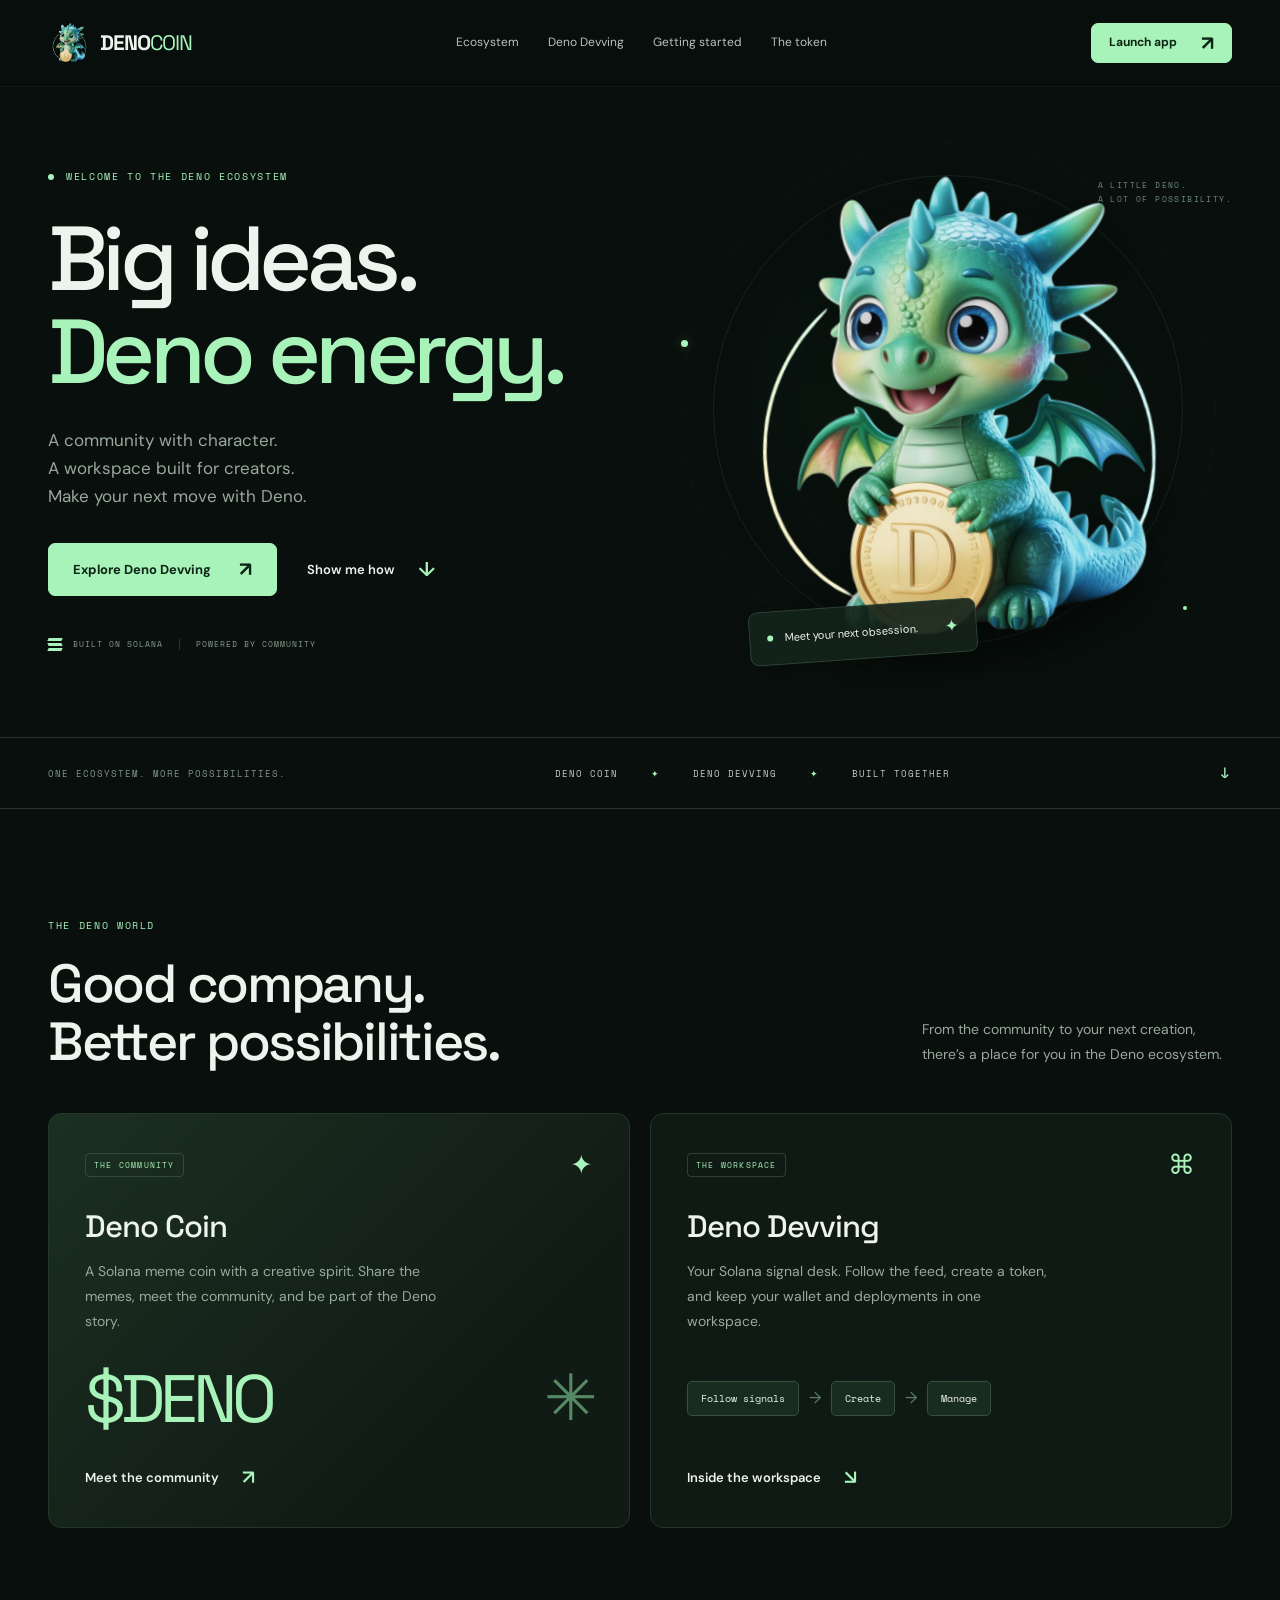
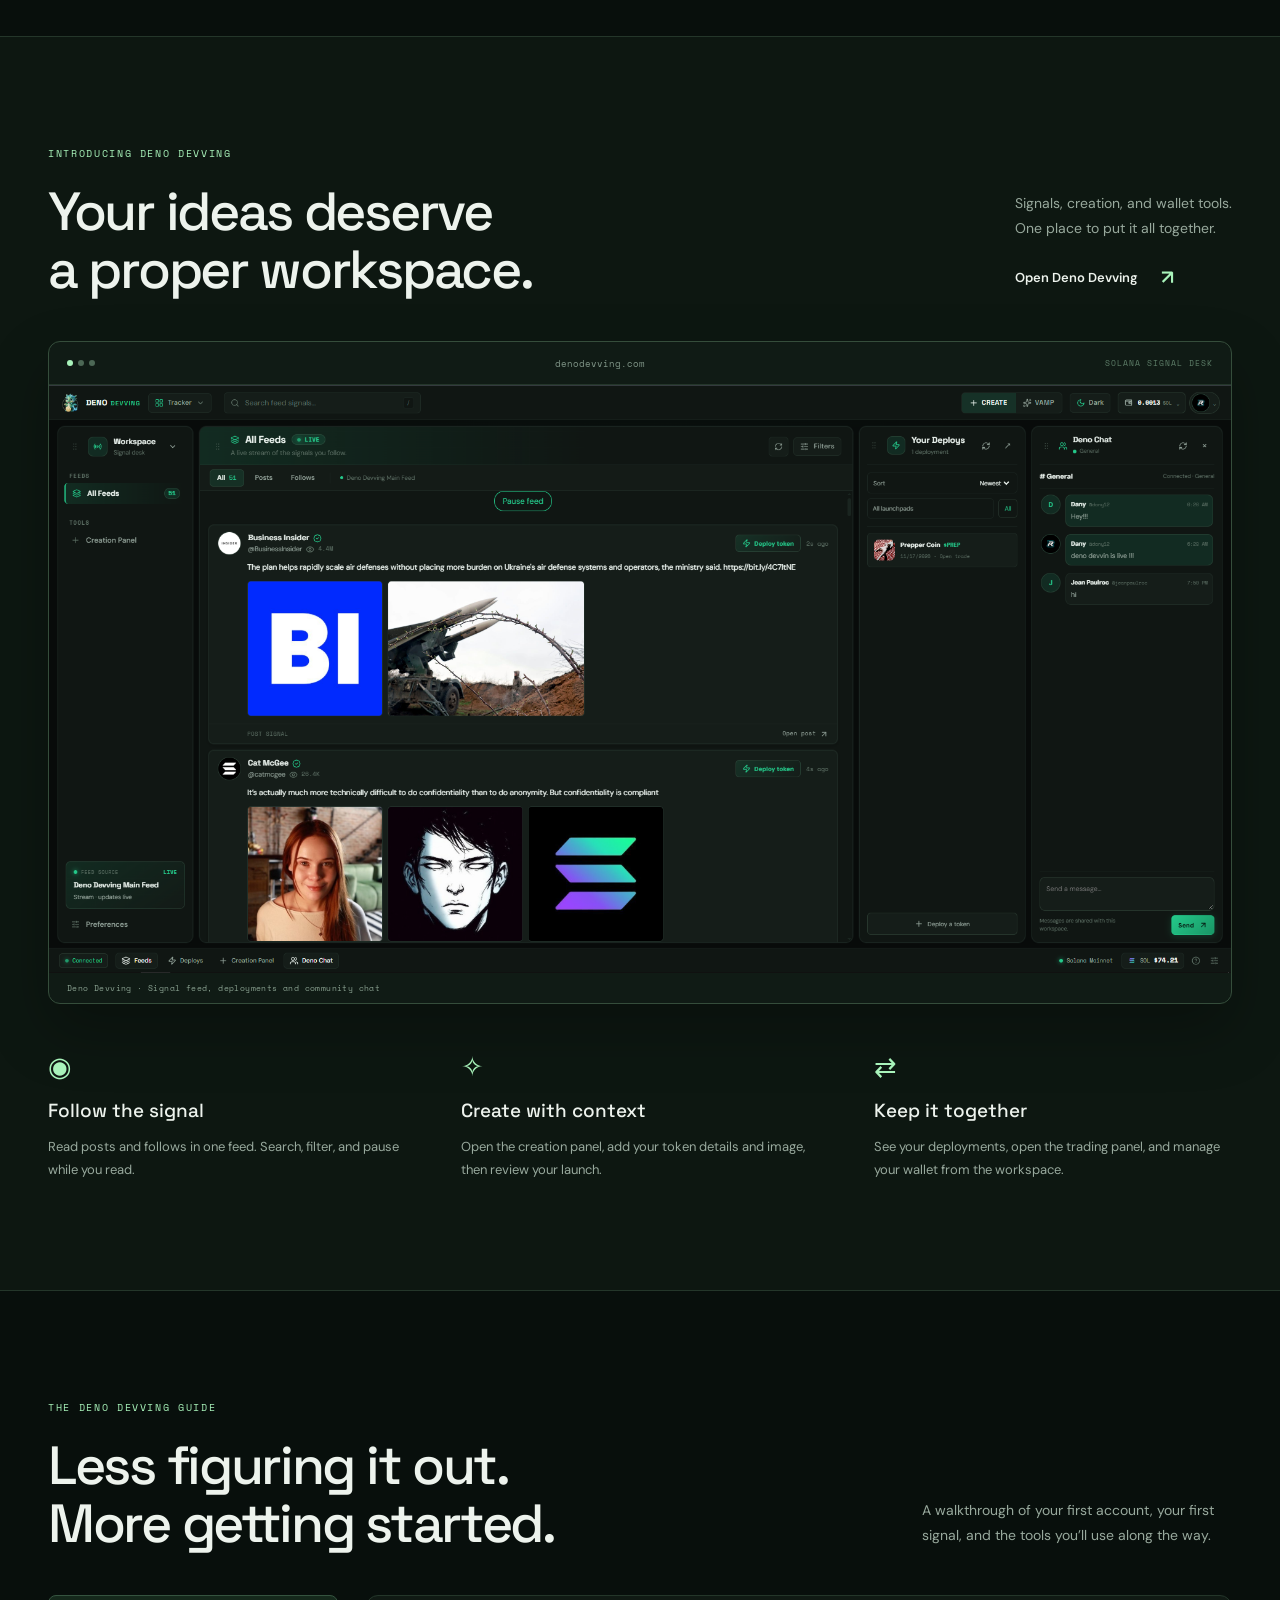
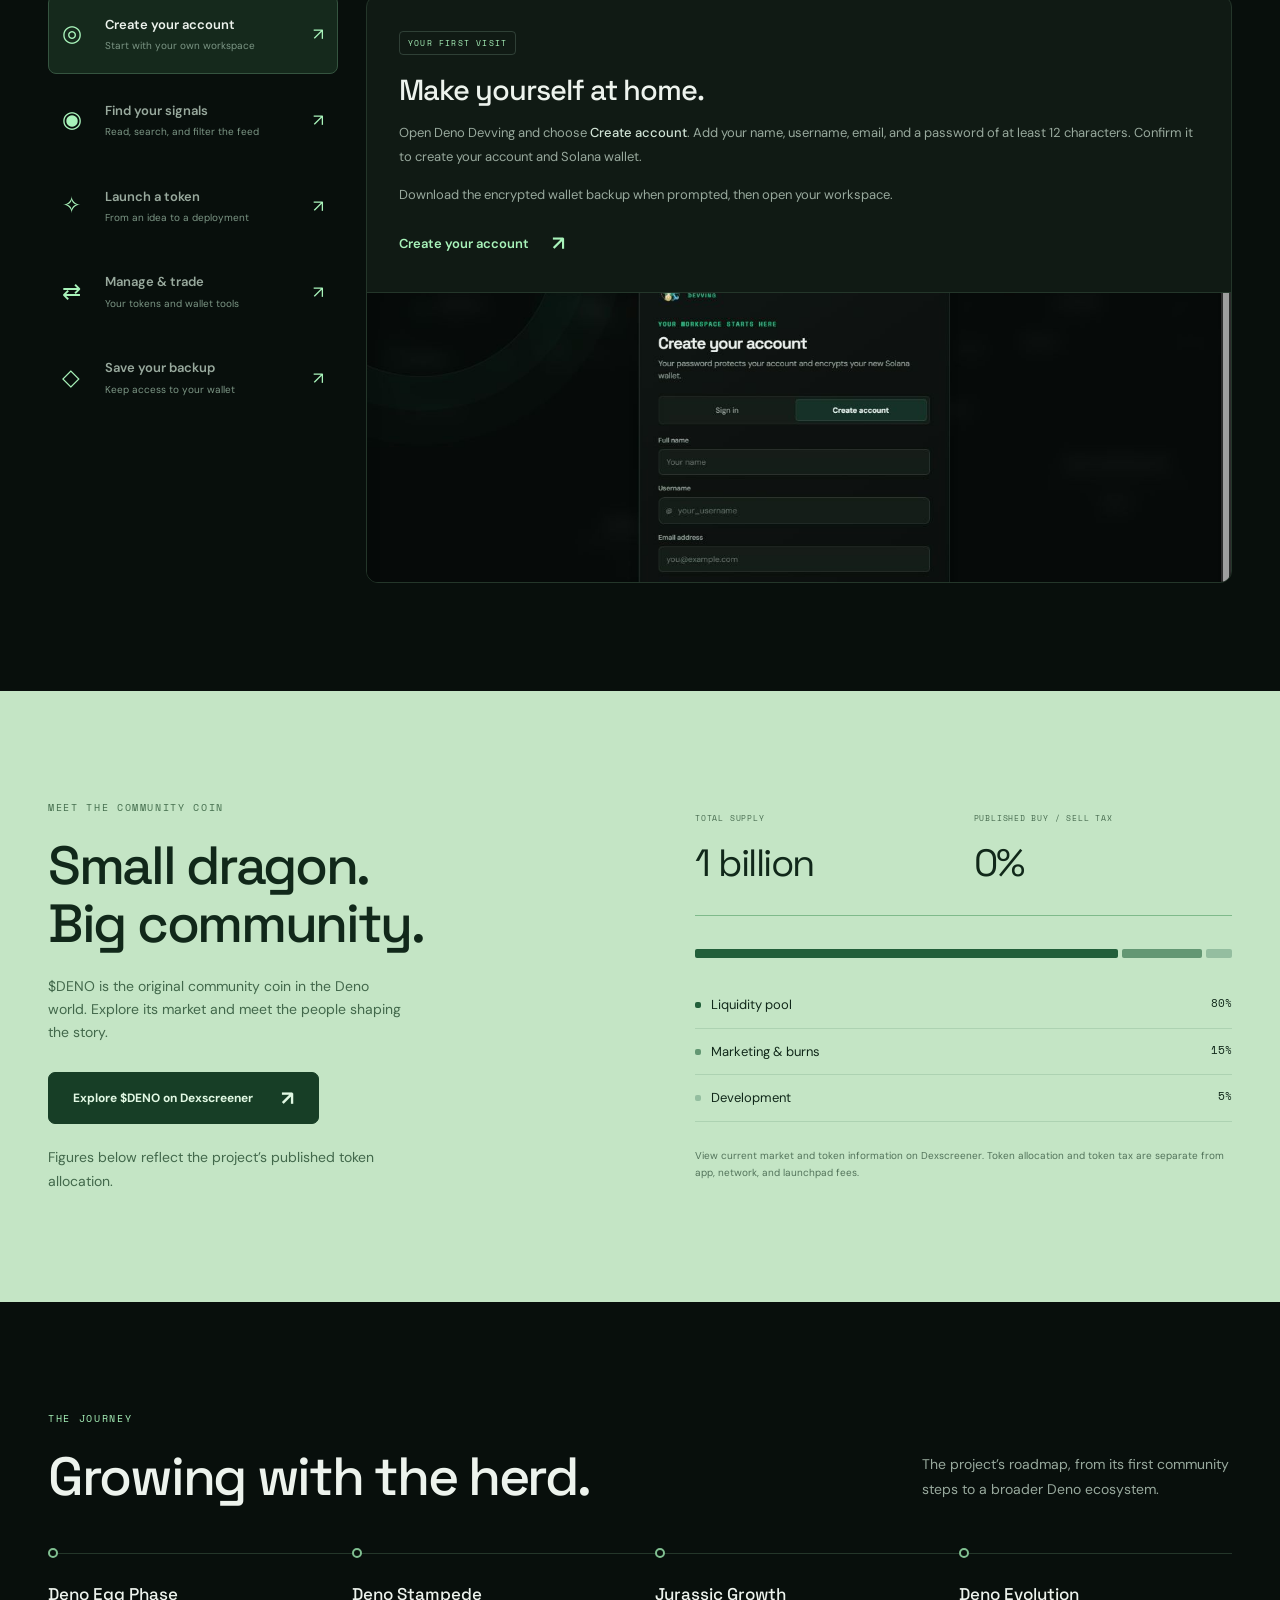
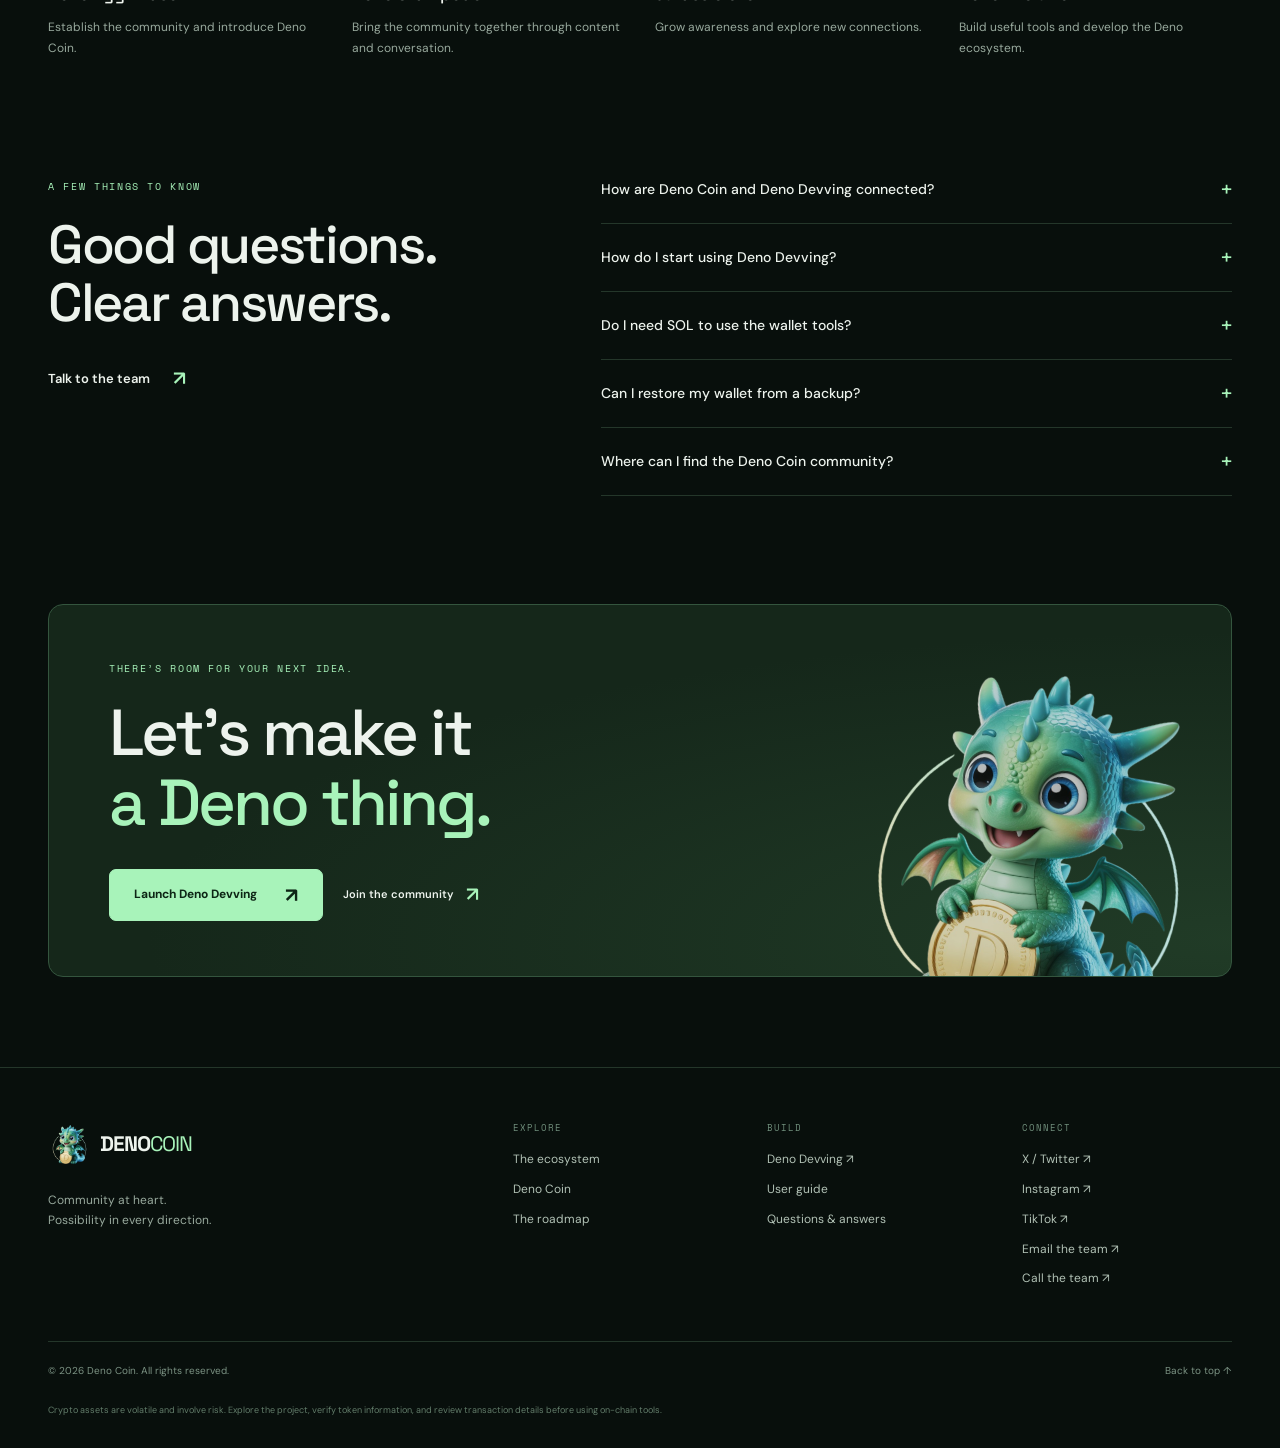
<file: index.html>
<!doctype html>
<html lang="en">
<head>
  <meta charset="utf-8">
  <meta name="viewport" content="width=device-width, initial-scale=1">
  <meta name="theme-color" content="#080f0c">
  <meta name="description" content="Meet Deno Coin and Deno Devving. Discover the community, explore the Solana signal workspace, and learn how to get started.">
  <meta property="og:title" content="Deno Coin — Big ideas. Deno energy.">
  <meta property="og:description" content="A community with character. A workspace built for creators. Explore the Deno ecosystem.">
  <meta property="og:image" content="assets/deno-mascot.png">
  <meta property="og:type" content="website">
  <title>Deno Coin — The Deno Ecosystem</title>
  <link rel="icon" href="assets/deno-mascot.png" type="image/png">
  <link rel="preconnect" href="https://fonts.googleapis.com">
  <link rel="preconnect" href="https://fonts.gstatic.com" crossorigin>
  <link href="https://fonts.googleapis.com/css2?family=DM+Sans:wght@400;450;500;550;600;650;700&family=Space+Grotesk:wght@400;500;600;700&family=Space+Mono:wght@400;700&display=swap" rel="stylesheet">
  <link rel="stylesheet" href="style.css">
  <script src="script.js" defer></script>
</head>
<body>
  <a class="skip-link" href="#main">Skip to content</a>
  <header class="site-header"><div class="container header-inner">
    <a href="#home" class="brand" aria-label="Deno Coin home"><img src="assets/deno-mascot.png" alt="" width="44" height="44"><span>DENO<span class="brand-accent">COIN</span></span></a>
    <button class="menu-toggle" aria-label="Open navigation" aria-controls="main-nav" aria-expanded="false"><span></span><span></span></button>
    <nav id="main-nav" aria-label="Main navigation"><a href="#ecosystem">Ecosystem</a><a href="#devving">Deno Devving</a><a href="#guide">Getting started</a><a href="#tokenomics">The token</a></nav>
    <a class="button button-small header-cta" href="https://denodevving.com/" target="_blank" rel="noopener noreferrer">Launch app <span aria-hidden="true">↗</span></a>
  </div></header>

  <main id="main">
    <section class="hero container" id="home" aria-labelledby="hero-heading">
      <div class="hero-copy">
        <p class="eyebrow"><span class="status-dot"></span> WELCOME TO THE DENO ECOSYSTEM</p>
        <h1 id="hero-heading">Big ideas.<br><span>Deno energy.</span></h1>
        <p class="hero-description">A community with character.<br>A workspace built for creators.<br>Make your next move with Deno.</p>
        <div class="button-row"><a class="button" href="https://denodevving.com/" target="_blank" rel="noopener noreferrer">Explore Deno Devving <span aria-hidden="true">↗</span></a><a class="text-link" href="#guide">Show me how <span aria-hidden="true">↓</span></a></div>
        <div class="hero-footnote"><span class="solana-mark" aria-hidden="true"><i></i><i></i><i></i></span><span>BUILT ON SOLANA</span><span class="footnote-divider"></span><span>POWERED BY COMMUNITY</span></div>
      </div>
      <div class="hero-art"><div class="orbital orbital-one"></div><div class="orbital orbital-two"></div><span class="orbit-point point-one"></span><span class="orbit-point point-two"></span><span class="art-label">A LITTLE DENO.<br>A LOT OF POSSIBILITY.</span><img class="hero-mascot" src="assets/deno-mascot.png" width="1024" height="1024" alt="The turquoise Deno dragon holding a gold Deno coin" fetchpriority="high"><div class="mascot-tag"><span class="status-dot"></span><span>Meet your next obsession.</span><span aria-hidden="true">✦</span></div></div>
    </section>

    <div class="ecosystem-strip"><div class="container strip-inner"><span>ONE ECOSYSTEM. MORE POSSIBILITIES.</span><span>DENO COIN <i>✦</i> DENO DEVVING <i>✦</i> BUILT TOGETHER</span><a href="#ecosystem" aria-label="Explore the ecosystem">↓</a></div></div>

    <section class="section container" id="ecosystem" aria-labelledby="ecosystem-heading">
      <div class="section-heading"><div><p class="eyebrow">THE DENO WORLD</p><h2 id="ecosystem-heading">Good company.<br>Better possibilities.</h2></div><p>From the community to your next creation, there’s a place for you in the Deno ecosystem.</p></div>
      <div class="ecosystem-grid">
        <article class="ecosystem-card coin-card"><div class="card-topline"><span class="pill">THE COMMUNITY</span><span class="card-symbol" aria-hidden="true">✦</span></div><h3>Deno Coin</h3><p>A Solana meme coin with a creative spirit. Share the memes, meet the community, and be part of the Deno story.</p><div class="coin-wordmark" aria-hidden="true">$DENO<span>✳</span></div><a class="text-link" href="https://x.com/denocoin78" target="_blank" rel="noopener noreferrer">Meet the community <span aria-hidden="true">↗</span></a></article>
        <article class="ecosystem-card devving-card"><div class="card-topline"><span class="pill">THE WORKSPACE</span><span class="card-symbol" aria-hidden="true">⌘</span></div><h3>Deno Devving</h3><p>Your Solana signal desk. Follow the feed, create a token, and keep your wallet and deployments in one workspace.</p><div class="mini-workflow" aria-hidden="true"><span>Follow signals</span><b>→</b><span>Create</span><b>→</b><span>Manage</span></div><a class="text-link" href="#devving">Inside the workspace <span aria-hidden="true">↘</span></a></article>
      </div>
    </section>

    <section class="product-section section" id="devving" aria-labelledby="devving-heading"><div class="container">
      <div class="section-heading"><div><p class="eyebrow">INTRODUCING DENO DEVVING</p><h2 id="devving-heading">Your ideas deserve<br>a proper workspace.</h2></div><div class="section-heading-side"><p>Signals, creation, and wallet tools.<br>One place to put it all together.</p><a class="text-link" href="https://denodevving.com/" target="_blank" rel="noopener noreferrer">Open Deno Devving <span aria-hidden="true">↗</span></a></div></div>
      <figure class="workspace-frame"><div class="window-bar"><div class="window-dots" aria-hidden="true"><i></i><i></i><i></i></div><span>denodevving.com</span><span class="window-label">SOLANA SIGNAL DESK</span></div><button class="screenshot-button" data-lightbox="assets/devving-workspace.png" data-caption="Deno Devving workspace with an active signal feed, deployment history and community chat." aria-label="Enlarge Deno Devving workspace screenshot"><img src="assets/devving-workspace.png" alt="Deno Devving interface showing an active signal feed, creation tools, deployment history and community chat" width="1920" height="955" loading="lazy"><span class="enlarge-hint">View workspace ↗</span></button><figcaption>Deno Devving · Signal feed, deployments and community chat</figcaption></figure>
      <div class="feature-grid"><article><span class="feature-icon" aria-hidden="true">◉</span><h3>Follow the signal</h3><p>Read posts and follows in one feed. Search, filter, and pause while you read.</p></article><article><span class="feature-icon" aria-hidden="true">✧</span><h3>Create with context</h3><p>Open the creation panel, add your token details and image, then review your launch.</p></article><article><span class="feature-icon" aria-hidden="true">⇄</span><h3>Keep it together</h3><p>See your deployments, open the trading panel, and manage your wallet from the workspace.</p></article></div>
    </div></section>

    <section class="section container guide-section" id="guide" aria-labelledby="guide-heading">
      <div class="section-heading"><div><p class="eyebrow">THE DENO DEVVING GUIDE</p><h2 id="guide-heading">Less figuring it out.<br>More getting started.</h2></div><p>A walkthrough of your first account, your first signal, and the tools you’ll use along the way.</p></div>
      <div class="guide-layout">
        <div class="guide-tabs" role="tablist" aria-label="Deno Devving guide" aria-orientation="vertical">
          <button id="tab-account" role="tab" aria-selected="true" aria-controls="panel-account" tabindex="0"><span class="tab-icon" aria-hidden="true">◎</span><span>Create your account<small>Start with your own workspace</small></span><span aria-hidden="true">↗</span></button>
          <button id="tab-feed" role="tab" aria-selected="false" aria-controls="panel-feed" tabindex="-1"><span class="tab-icon" aria-hidden="true">◉</span><span>Find your signals<small>Read, search, and filter the feed</small></span><span aria-hidden="true">↗</span></button>
          <button id="tab-create" role="tab" aria-selected="false" aria-controls="panel-create" tabindex="-1"><span class="tab-icon" aria-hidden="true">✧</span><span>Launch a token<small>From an idea to a deployment</small></span><span aria-hidden="true">↗</span></button>
          <button id="tab-trade" role="tab" aria-selected="false" aria-controls="panel-trade" tabindex="-1"><span class="tab-icon" aria-hidden="true">⇄</span><span>Manage &amp; trade<small>Your tokens and wallet tools</small></span><span aria-hidden="true">↗</span></button>
          <button id="tab-backup" role="tab" aria-selected="false" aria-controls="panel-backup" tabindex="-1"><span class="tab-icon" aria-hidden="true">◇</span><span>Save your backup<small>Keep access to your wallet</small></span><span aria-hidden="true">↗</span></button>
        </div>
        <div class="guide-panels">
          <article class="guide-panel" id="panel-account" role="tabpanel" aria-labelledby="tab-account" tabindex="0"><div class="guide-panel-copy"><span class="pill">YOUR FIRST VISIT</span><h3>Make yourself at home.</h3><p>Open Deno Devving and choose <strong>Create account</strong>. Add your name, username, email, and a password of at least 12 characters. Confirm it to create your account and Solana wallet.</p><p>Download the encrypted wallet backup when prompted, then open your workspace.</p><a class="text-link" href="https://denodevving.com/" target="_blank" rel="noopener noreferrer">Create your account <span aria-hidden="true">↗</span></a></div><button class="guide-image screenshot-button" data-lightbox="assets/devving-signup.jpg" data-caption="The Deno Devving account creation screen." aria-label="Enlarge account creation screenshot"><img src="assets/devving-signup.jpg" alt="Deno Devving Create your account form with name, username, email and password fields" width="1280" height="720" loading="lazy"><span class="enlarge-hint">Enlarge screenshot ↗</span></button></article>
          <article class="guide-panel" id="panel-feed" role="tabpanel" aria-labelledby="tab-feed" tabindex="0" hidden><div class="guide-panel-copy"><span class="pill">YOUR SIGNAL DESK</span><h3>Give the feed your attention.</h3><p>Start in <strong>All Feeds</strong>. Switch between posts and follows, use the search field to find a topic, and open <strong>Filters</strong> to narrow the view.</p><p>Use <strong>Pause feed</strong> when you need time to read. Open the tracker controls to manage the accounts you follow.</p></div><button class="guide-image screenshot-button" data-lightbox="assets/devving-workspace.png" data-caption="Deno Devving workspace with an active signal feed, deployment history and community chat." aria-label="Enlarge signal workspace screenshot"><img src="assets/devving-workspace.png" alt="The feed, filters, search and pause controls in the Deno Devving workspace" width="1920" height="955" loading="lazy"></button></article>
          <article class="guide-panel" id="panel-create" role="tabpanel" aria-labelledby="tab-create" tabindex="0" hidden><div class="guide-panel-copy"><span class="pill">FROM IDEA TO TOKEN</span><h3>Give your idea a name.</h3><ol><li>Sign in and unlock your wallet.</li><li>Open <strong>Create</strong> or <strong>Creation Panel</strong>.</li><li>Enter the token name, symbol, description, and image.</li><li>Review the selected launchpad, network, fees, and transaction details before confirming.</li></ol><p>Your recorded launches appear in <strong>Your Deploys</strong>. Keep SOL available for network and launchpad fees.</p><a class="text-link" href="https://denodevving.com/" target="_blank" rel="noopener noreferrer">Open the creation panel <span aria-hidden="true">↗</span></a></div><div class="guide-note"><span aria-hidden="true">✧</span><h4>Review before you launch.</h4><p>Token creation is an on-chain action. Check the details and fee estimate in the app before signing.</p></div></article>
          <article class="guide-panel" id="panel-trade" role="tabpanel" aria-labelledby="tab-trade" tabindex="0" hidden><div class="guide-panel-copy"><span class="pill">YOUR NEXT MOVE</span><h3>Keep an eye on your tokens.</h3><p>Select a token from <strong>Your Deploys</strong> to open its trading tools, or use the wallet’s <strong>Buy / Sell tokens</strong> option to look up a token by mint address.</p><p>Choose buy or sell, enter an amount, and review the quote, slippage, and fees. Use the wallet menu to receive or withdraw SOL.</p><p>Confirm the destination address and network before making a transfer.</p></div><div class="guide-note"><span aria-hidden="true">⇄</span><h4>Every transaction deserves a check.</h4><p>Quotes and execution depend on liquidity, network conditions, and your settings. Review each transaction in the app.</p></div></article>
          <article class="guide-panel" id="panel-backup" role="tabpanel" aria-labelledby="tab-backup" tabindex="0" hidden><div class="guide-panel-copy"><span class="pill">KEEP YOUR WALLET YOURS</span><h3>A little care goes a long way.</h3><p>Save the encrypted JSON file offered during account setup. You can also download an <strong>Encrypted backup</strong> from the wallet menu.</p><p>To import a saved file, choose <strong>Create account → Already have an encrypted wallet backup?</strong> and select your JSON file. Enter the password that protects that file.</p><p>Keep the file and its password somewhere safe. A password-protected JSON file requires its encryption password to unlock.</p></div><div class="guide-note"><span aria-hidden="true">◇</span><h4>Private means private.</h4><p>Never post your private key, backup file, or wallet password in chat, social media, or a support conversation.</p></div></article>
        </div>
      </div>
    </section>

    <section class="token-section section" id="tokenomics" aria-labelledby="token-heading"><div class="container token-layout"><div class="token-intro"><p class="eyebrow">MEET THE COMMUNITY COIN</p><h2 id="token-heading">Small dragon.<br>Big community.</h2><p>$DENO is the original community coin in the Deno world. Explore its market and meet the people shaping the story.</p><a class="button button-dark" href="https://dexscreener.com/solana/h7tauzznqjlh2bhc6mtxwwzgpaelr4q5bkelzscjwad" target="_blank" rel="noopener noreferrer">Explore $DENO on Dexscreener <span aria-hidden="true">↗</span></a><p class="token-source">Figures below reflect the project’s published token allocation.</p></div><div class="token-details"><div class="token-stats"><div><small>TOTAL SUPPLY</small><strong>1 billion</strong></div><div><small>PUBLISHED BUY / SELL TAX</small><strong>0%</strong></div></div><div class="allocation-bar" role="img" aria-label="Published token allocation. Liquidity 80 percent, marketing and burns 15 percent, development 5 percent."><i></i><i></i><i></i></div><dl class="allocation-list"><div><dt><i></i>Liquidity pool</dt><dd>80%</dd></div><div><dt><i></i>Marketing &amp; burns</dt><dd>15%</dd></div><div><dt><i></i>Development</dt><dd>5%</dd></div></dl><p class="token-source">View current market and token information on Dexscreener. Token allocation and token tax are separate from app, network, and launchpad fees.</p></div></div></section>

    <section class="section container" id="roadmap" aria-labelledby="roadmap-heading"><div class="section-heading"><div><p class="eyebrow">THE JOURNEY</p><h2 id="roadmap-heading">Growing with the herd.</h2></div><p>The project’s roadmap, from its first community steps to a broader Deno ecosystem.</p></div><div class="roadmap-grid"><article><span class="roadmap-dot"></span><h3>Deno Egg Phase</h3><p>Establish the community and introduce Deno Coin.</p></article><article><span class="roadmap-dot"></span><h3>Deno Stampede</h3><p>Bring the community together through content and conversation.</p></article><article><span class="roadmap-dot"></span><h3>Jurassic Growth</h3><p>Grow awareness and explore new connections.</p></article><article><span class="roadmap-dot"></span><h3>Deno Evolution</h3><p>Build useful tools and develop the Deno ecosystem.</p></article></div></section>

    <section class="section container faq-section" id="faq" aria-labelledby="faq-heading"><div><p class="eyebrow">A FEW THINGS TO KNOW</p><h2 id="faq-heading">Good questions.<br>Clear answers.</h2><a class="text-link" href="mailto:finance@denocoin.com">Talk to the team <span aria-hidden="true">↗</span></a></div><div class="faq-list"><details><summary>How are Deno Coin and Deno Devving connected?</summary><p>They share the Deno brand and community. Deno Coin is the community token, while Deno Devving is a Solana workspace for feeds, token creation, and wallet tools.</p></details><details><summary>How do I start using Deno Devving?</summary><p>Open the app, choose Create account, and complete signup. Save your encrypted wallet backup before entering your workspace. The guide above walks through the main tools.</p></details><details><summary>Do I need SOL to use the wallet tools?</summary><p>On-chain transactions require SOL for network fees. Token creation and trading can also include platform or launchpad fees. Review the fees and network shown in the app before confirming.</p></details><details><summary>Can I restore my wallet from a backup?</summary><p>A Deno Devving encrypted backup can restore the same wallet address when you provide the password that protects that file. Keep your backup and password safe.</p></details><details><summary>Where can I find the Deno Coin community?</summary><p>Visit <a href="https://x.com/denocoin78" target="_blank" rel="noopener noreferrer">@denocoin78 on X</a>, or find the official Instagram and TikTok links in the footer.</p></details></div></section>

    <section class="container final-cta"><div><p class="eyebrow">THERE’S ROOM FOR YOUR NEXT IDEA.</p><h2>Let’s make it<br><span>a Deno thing.</span></h2><div class="button-row"><a class="button" href="https://denodevving.com/" target="_blank" rel="noopener noreferrer">Launch Deno Devving <span aria-hidden="true">↗</span></a><a class="text-link" href="https://x.com/denocoin78" target="_blank" rel="noopener noreferrer">Join the community <span aria-hidden="true">↗</span></a></div></div><img src="assets/deno-mascot.png" alt="The Deno dragon welcoming you to the community" width="1024" height="1024" loading="lazy"></section>
  </main>

  <footer class="site-footer"><div class="container"><div class="footer-main"><div class="footer-brand"><a href="#home" class="brand"><img src="assets/deno-mascot.png" alt="" width="44" height="44"><span>DENO<span class="brand-accent">COIN</span></span></a><p>Community at heart.<br>Possibility in every direction.</p></div><div><h3>Explore</h3><a href="#ecosystem">The ecosystem</a><a href="#tokenomics">Deno Coin</a><a href="#roadmap">The roadmap</a></div><div><h3>Build</h3><a href="https://denodevving.com/" target="_blank" rel="noopener noreferrer">Deno Devving ↗</a><a href="#guide">User guide</a><a href="#faq">Questions &amp; answers</a></div><div><h3>Connect</h3><a href="https://x.com/denocoin78" target="_blank" rel="noopener noreferrer">X / Twitter ↗</a><a href="https://www.instagram.com/denocoin.com78/" target="_blank" rel="noopener noreferrer">Instagram ↗</a><a href="https://www.tiktok.com/@denocoin" target="_blank" rel="noopener noreferrer">TikTok ↗</a><a href="mailto:finance@denocoin.com">Email the team ↗</a><a href="tel:888-296-2339">Call the team ↗</a></div></div><div class="footer-bottom"><p>© <span id="year">2026</span> Deno Coin. All rights reserved.</p><a href="#home">Back to top ↑</a></div><p class="risk-note">Crypto assets are volatile and involve risk. Explore the project, verify token information, and review transaction details before using on-chain tools.</p></div></footer>

  <dialog class="image-dialog" id="image-dialog" aria-label="App screenshot"><button class="dialog-close" autofocus aria-label="Close screenshot">×</button><img id="dialog-image" alt="" width="1280" height="720"><p id="dialog-caption"></p></dialog>
</body>
</html>
</file>
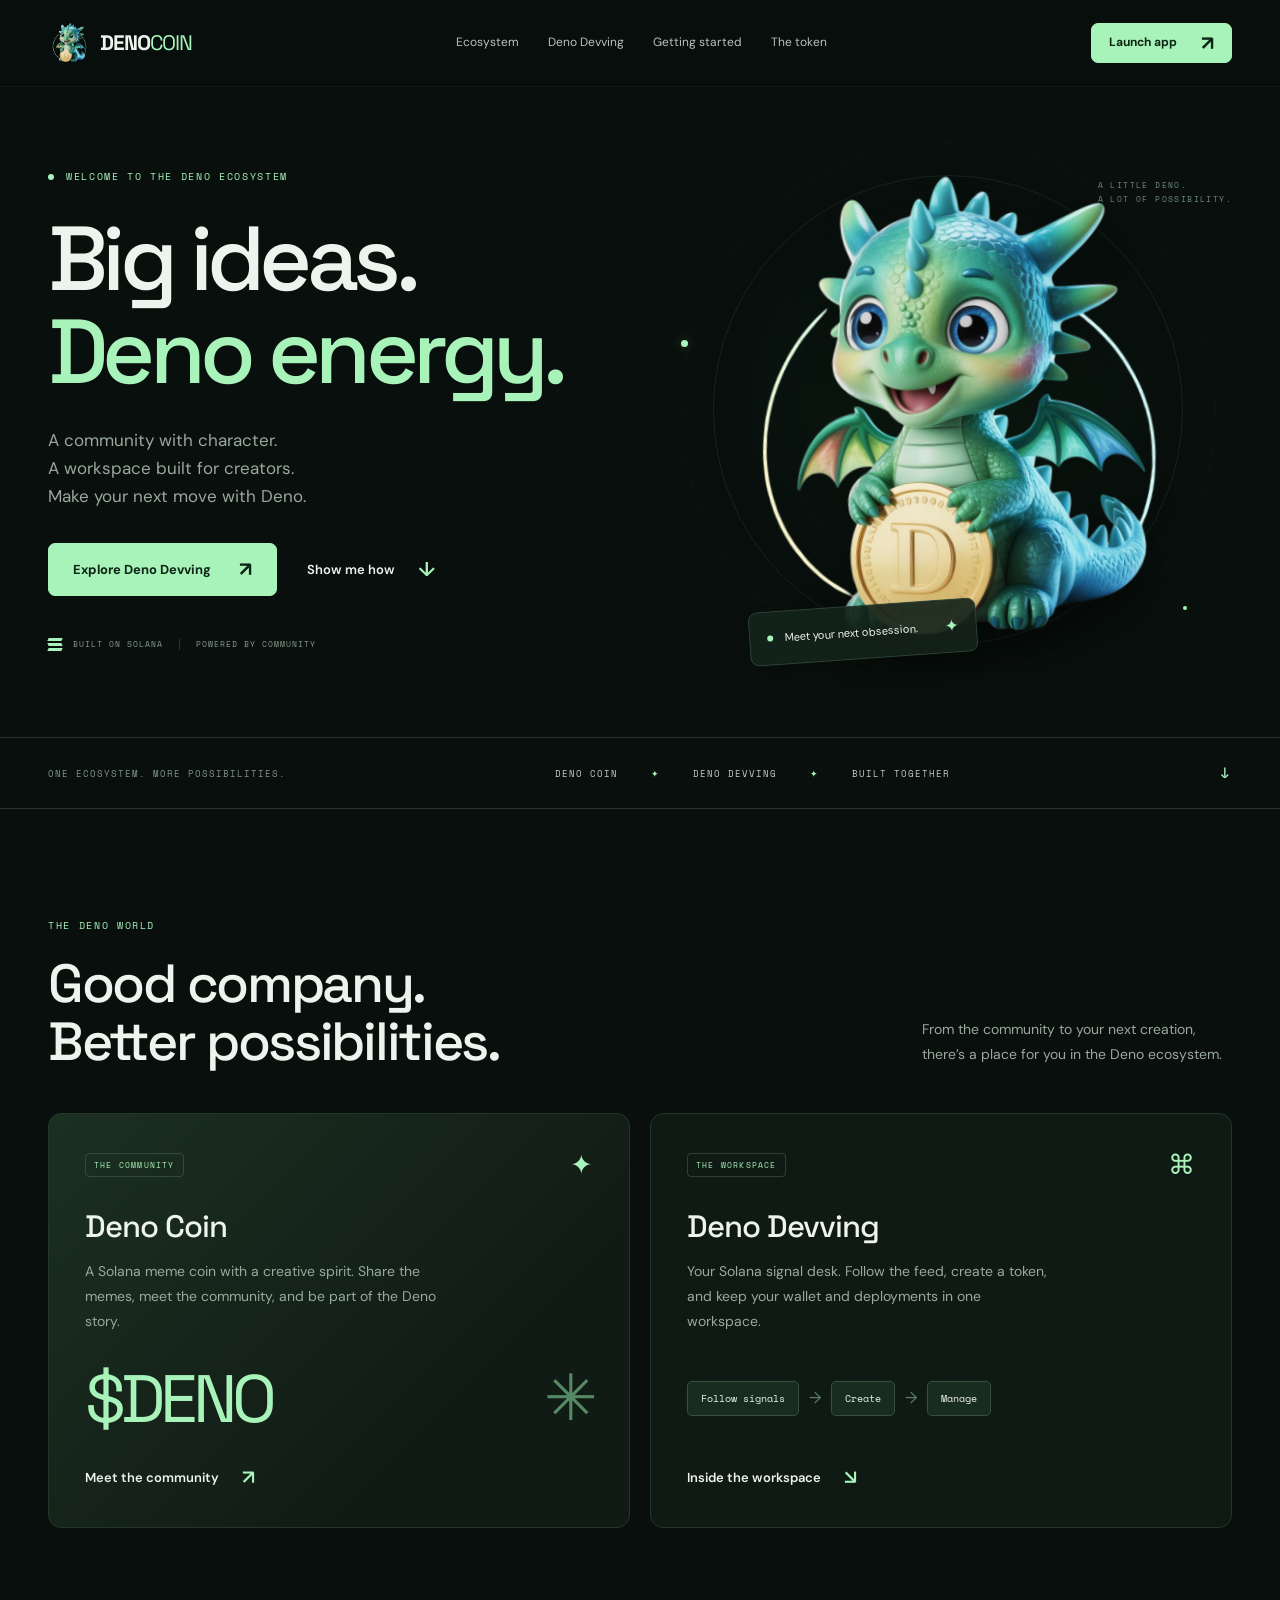
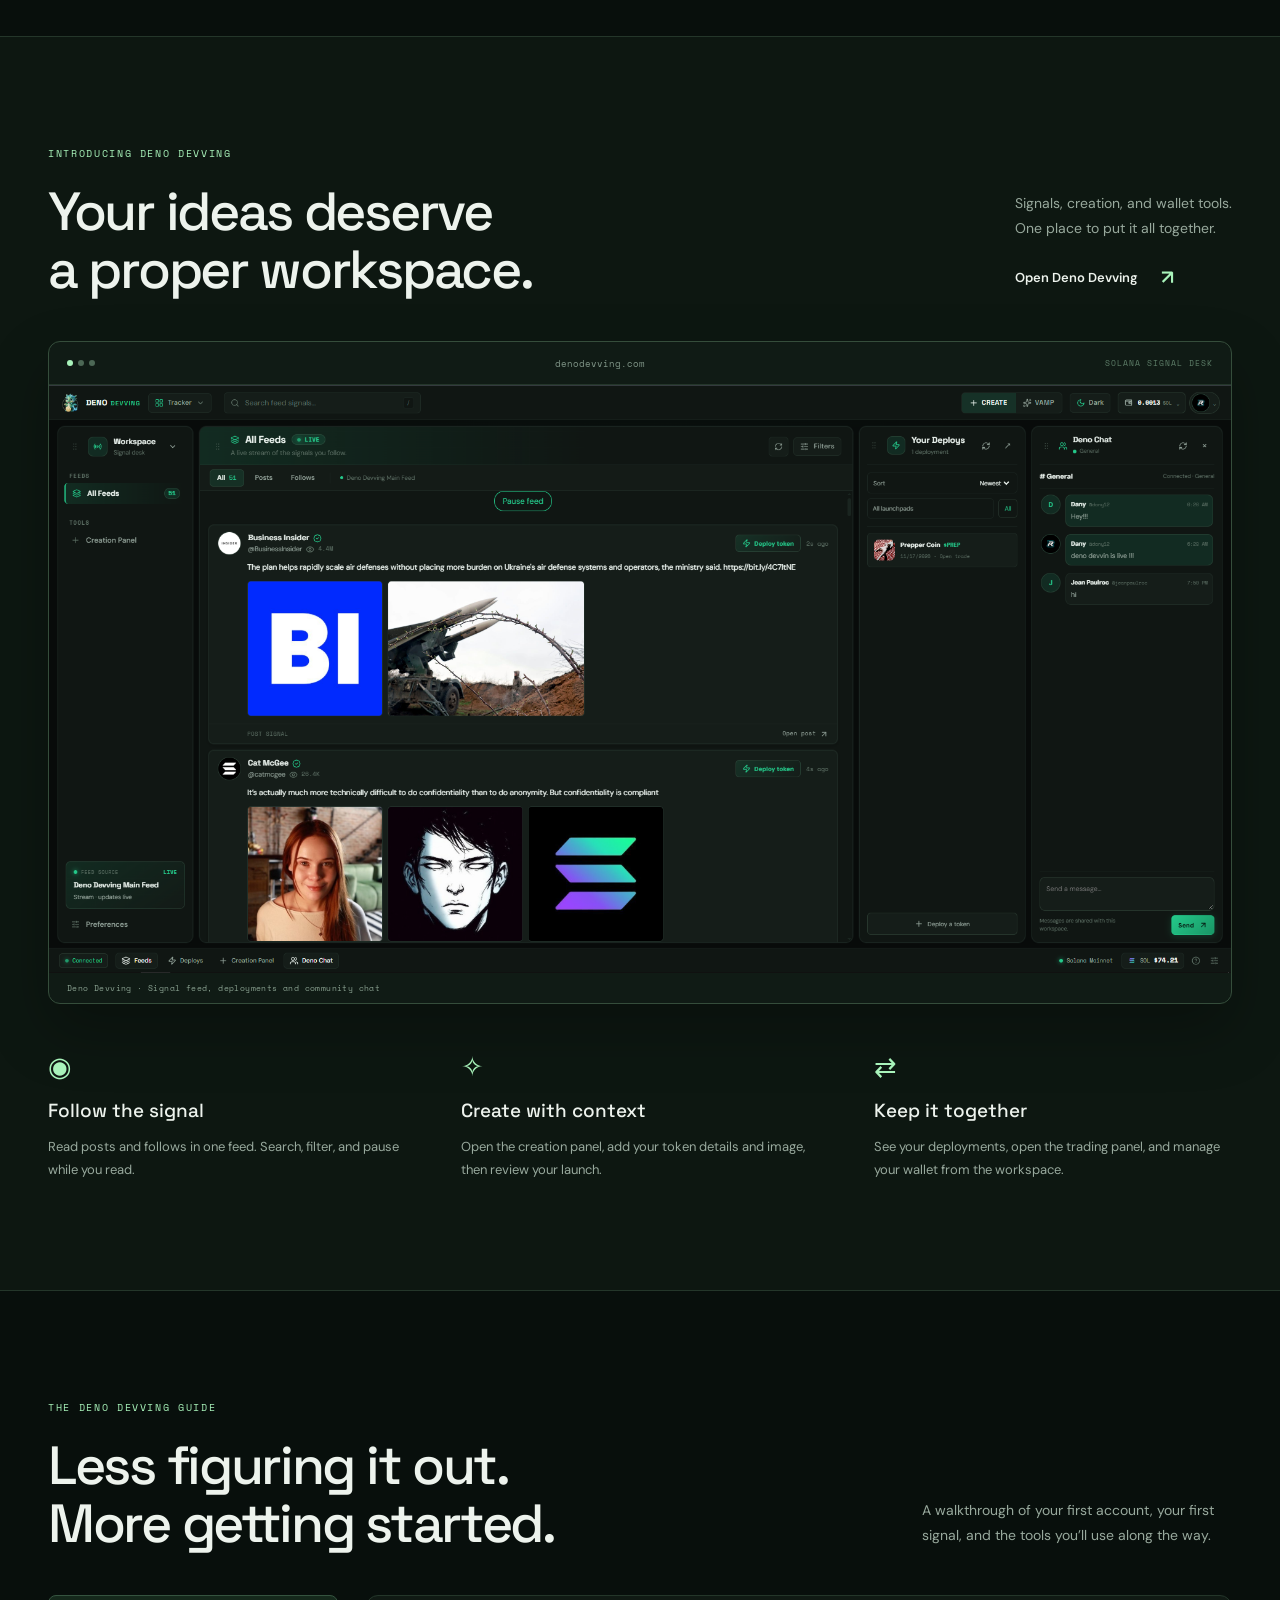
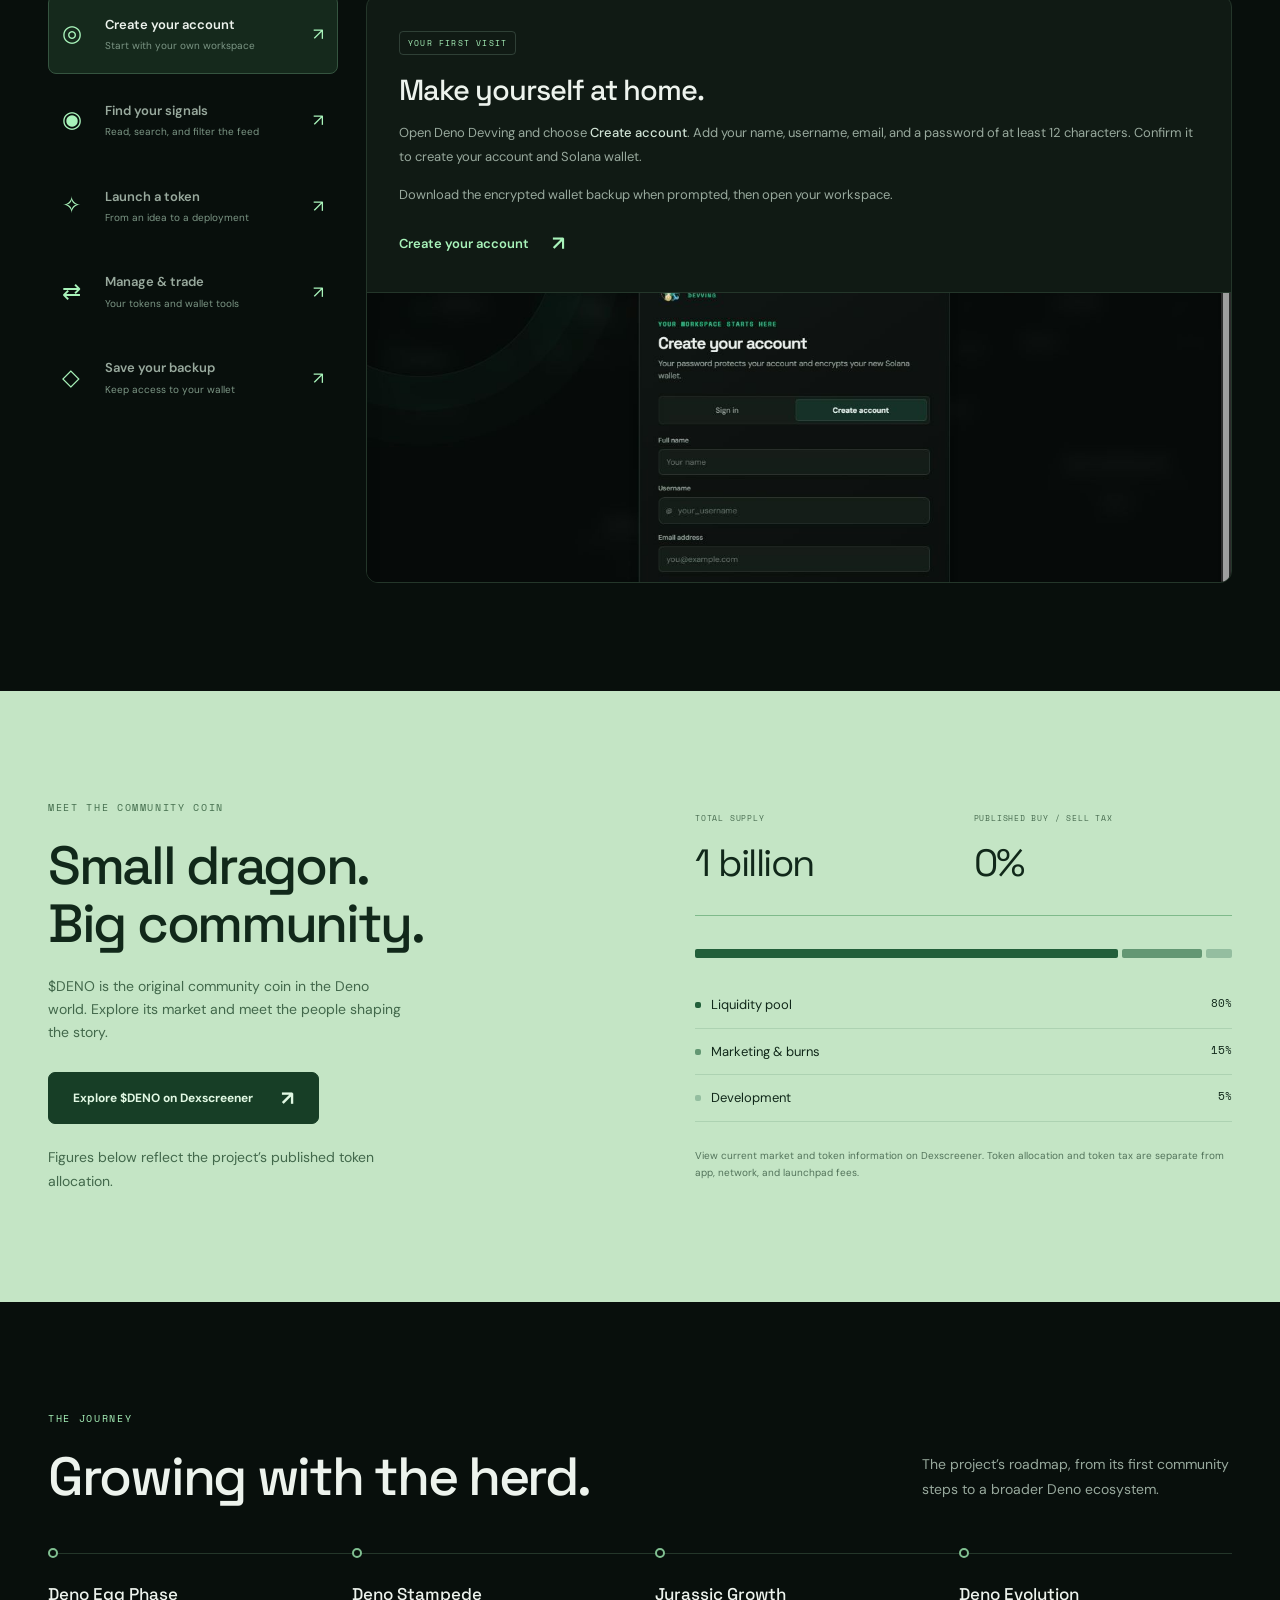
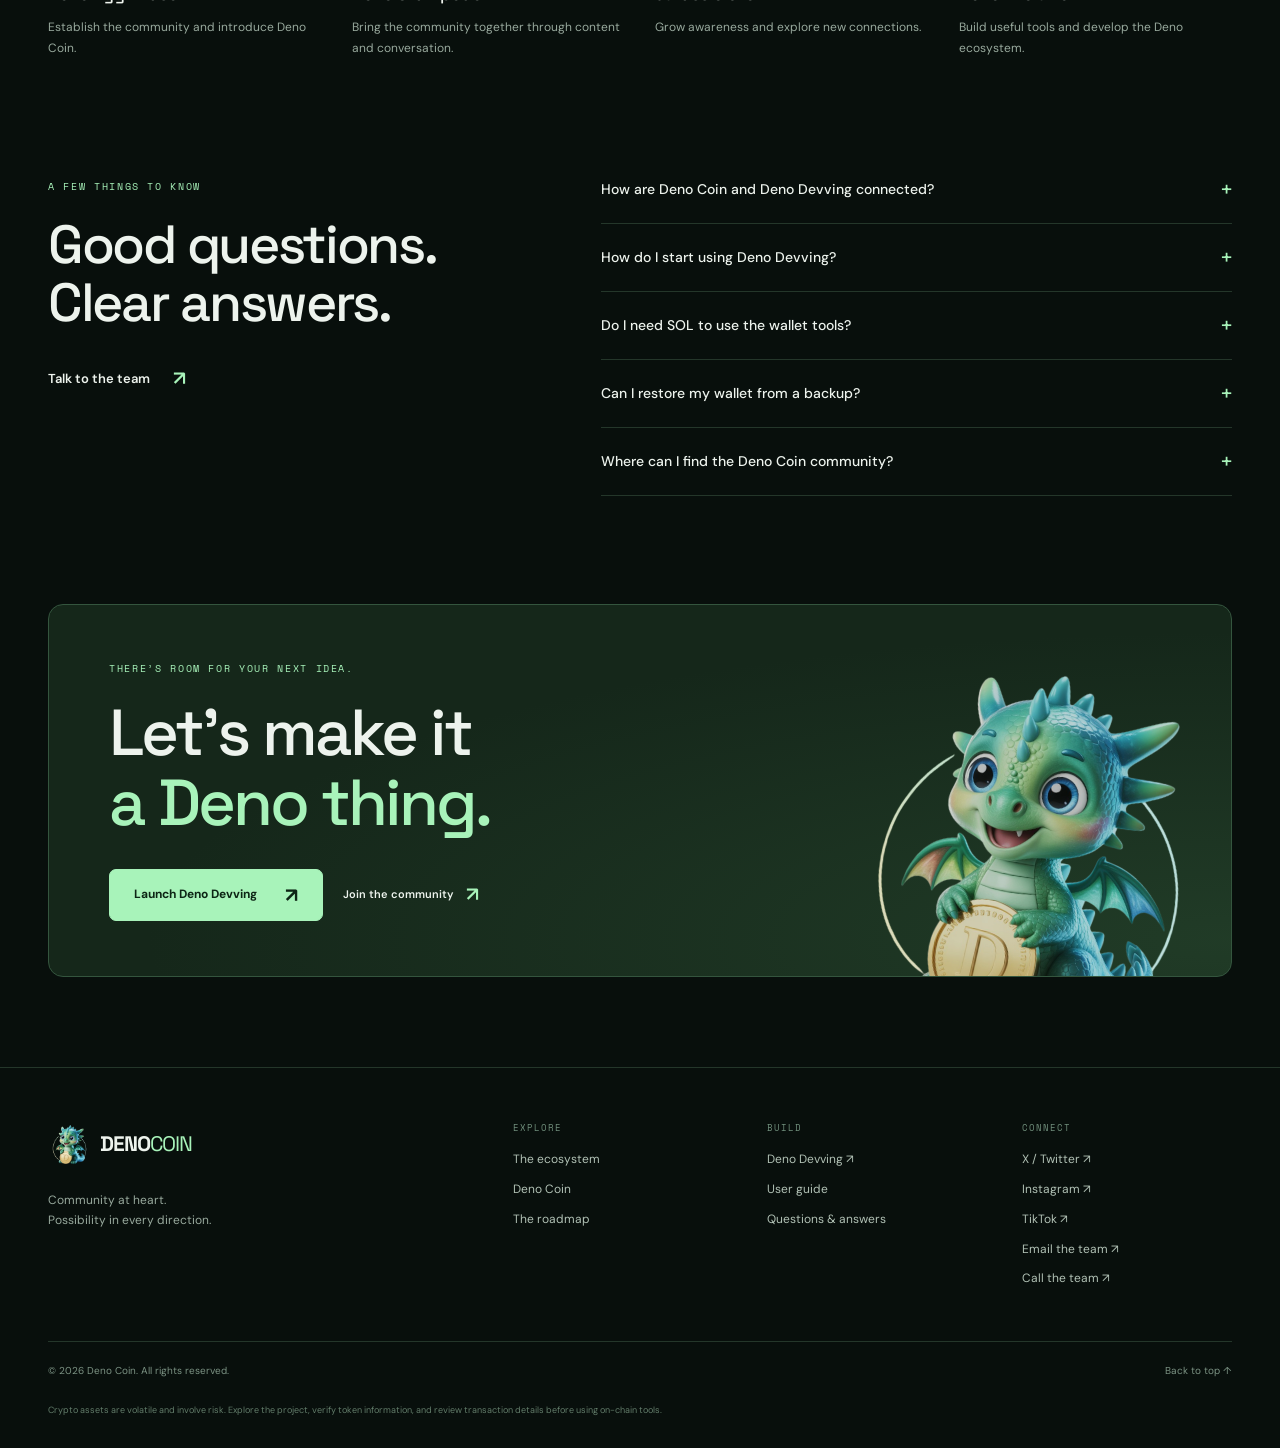
<file: $DENOCOIN/index.html>
<!doctype html>
<html lang="en">
<head>
  <meta charset="utf-8">
  <meta name="viewport" content="width=device-width, initial-scale=1">
  <meta name="theme-color" content="#080f0c">
  <meta name="description" content="Meet Deno Coin and Deno Devving. Discover the community, explore the Solana signal workspace, and learn how to get started.">
  <meta property="og:title" content="Deno Coin — Big ideas. Deno energy.">
  <meta property="og:description" content="A community with character. A workspace built for creators. Explore the Deno ecosystem.">
  <meta property="og:image" content="../assets/deno-mascot.png">
  <meta property="og:type" content="website">
  <title>Deno Coin — The Deno Ecosystem</title>
  <link rel="icon" href="../assets/deno-mascot.png" type="image/png">
  <link rel="preconnect" href="https://fonts.googleapis.com">
  <link rel="preconnect" href="https://fonts.gstatic.com" crossorigin>
  <link href="https://fonts.googleapis.com/css2?family=DM+Sans:wght@400;450;500;550;600;650;700&family=Space+Grotesk:wght@400;500;600;700&family=Space+Mono:wght@400;700&display=swap" rel="stylesheet">
  <link rel="stylesheet" href="style.css">
  <script src="script.js" defer></script>
</head>
<body>
  <a class="skip-link" href="#main">Skip to content</a>
  <header class="site-header"><div class="container header-inner">
    <a href="#home" class="brand" aria-label="Deno Coin home"><img src="../assets/deno-mascot.png" alt="" width="44" height="44"><span>DENO<span class="brand-accent">COIN</span></span></a>
    <button class="menu-toggle" aria-label="Open navigation" aria-controls="main-nav" aria-expanded="false"><span></span><span></span></button>
    <nav id="main-nav" aria-label="Main navigation"><a href="#ecosystem">Ecosystem</a><a href="#devving">Deno Devving</a><a href="#guide">Getting started</a><a href="#tokenomics">The token</a></nav>
    <a class="button button-small header-cta" href="https://denodevving.com/" target="_blank" rel="noopener noreferrer">Launch app <span aria-hidden="true">↗</span></a>
  </div></header>

  <main id="main">
    <section class="hero container" id="home" aria-labelledby="hero-heading">
      <div class="hero-copy">
        <p class="eyebrow"><span class="status-dot"></span> WELCOME TO THE DENO ECOSYSTEM</p>
        <h1 id="hero-heading">Big ideas.<br><span>Deno energy.</span></h1>
        <p class="hero-description">A community with character.<br>A workspace built for creators.<br>Make your next move with Deno.</p>
        <div class="button-row"><a class="button" href="https://denodevving.com/" target="_blank" rel="noopener noreferrer">Explore Deno Devving <span aria-hidden="true">↗</span></a><a class="text-link" href="#guide">Show me how <span aria-hidden="true">↓</span></a></div>
        <div class="hero-footnote"><span class="solana-mark" aria-hidden="true"><i></i><i></i><i></i></span><span>BUILT ON SOLANA</span><span class="footnote-divider"></span><span>POWERED BY COMMUNITY</span></div>
      </div>
      <div class="hero-art"><div class="orbital orbital-one"></div><div class="orbital orbital-two"></div><span class="orbit-point point-one"></span><span class="orbit-point point-two"></span><span class="art-label">A LITTLE DENO.<br>A LOT OF POSSIBILITY.</span><img class="hero-mascot" src="../assets/deno-mascot.png" width="1024" height="1024" alt="The turquoise Deno dragon holding a gold Deno coin" fetchpriority="high"><div class="mascot-tag"><span class="status-dot"></span><span>Meet your next obsession.</span><span aria-hidden="true">✦</span></div></div>
    </section>

    <div class="ecosystem-strip"><div class="container strip-inner"><span>ONE ECOSYSTEM. MORE POSSIBILITIES.</span><span>DENO COIN <i>✦</i> DENO DEVVING <i>✦</i> BUILT TOGETHER</span><a href="#ecosystem" aria-label="Explore the ecosystem">↓</a></div></div>

    <section class="section container" id="ecosystem" aria-labelledby="ecosystem-heading">
      <div class="section-heading"><div><p class="eyebrow">THE DENO WORLD</p><h2 id="ecosystem-heading">Good company.<br>Better possibilities.</h2></div><p>From the community to your next creation, there’s a place for you in the Deno ecosystem.</p></div>
      <div class="ecosystem-grid">
        <article class="ecosystem-card coin-card"><div class="card-topline"><span class="pill">THE COMMUNITY</span><span class="card-symbol" aria-hidden="true">✦</span></div><h3>Deno Coin</h3><p>A Solana meme coin with a creative spirit. Share the memes, meet the community, and be part of the Deno story.</p><div class="coin-wordmark" aria-hidden="true">$DENO<span>✳</span></div><a class="text-link" href="https://x.com/denocoin78" target="_blank" rel="noopener noreferrer">Meet the community <span aria-hidden="true">↗</span></a></article>
        <article class="ecosystem-card devving-card"><div class="card-topline"><span class="pill">THE WORKSPACE</span><span class="card-symbol" aria-hidden="true">⌘</span></div><h3>Deno Devving</h3><p>Your Solana signal desk. Follow the feed, create a token, and keep your wallet and deployments in one workspace.</p><div class="mini-workflow" aria-hidden="true"><span>Follow signals</span><b>→</b><span>Create</span><b>→</b><span>Manage</span></div><a class="text-link" href="#devving">Inside the workspace <span aria-hidden="true">↘</span></a></article>
      </div>
    </section>

    <section class="product-section section" id="devving" aria-labelledby="devving-heading"><div class="container">
      <div class="section-heading"><div><p class="eyebrow">INTRODUCING DENO DEVVING</p><h2 id="devving-heading">Your ideas deserve<br>a proper workspace.</h2></div><div class="section-heading-side"><p>Signals, creation, and wallet tools.<br>One place to put it all together.</p><a class="text-link" href="https://denodevving.com/" target="_blank" rel="noopener noreferrer">Open Deno Devving <span aria-hidden="true">↗</span></a></div></div>
      <figure class="workspace-frame"><div class="window-bar"><div class="window-dots" aria-hidden="true"><i></i><i></i><i></i></div><span>denodevving.com</span><span class="window-label">SOLANA SIGNAL DESK</span></div><button class="screenshot-button" data-lightbox="../assets/devving-workspace.png" data-caption="Deno Devving workspace with an active signal feed, deployment history and community chat." aria-label="Enlarge Deno Devving workspace screenshot"><img src="../assets/devving-workspace.png" alt="Deno Devving interface showing an active signal feed, creation tools, deployment history and community chat" width="1920" height="955" loading="lazy"><span class="enlarge-hint">View workspace ↗</span></button><figcaption>Deno Devving · Signal feed, deployments and community chat</figcaption></figure>
      <div class="feature-grid"><article><span class="feature-icon" aria-hidden="true">◉</span><h3>Follow the signal</h3><p>Read posts and follows in one feed. Search, filter, and pause while you read.</p></article><article><span class="feature-icon" aria-hidden="true">✧</span><h3>Create with context</h3><p>Open the creation panel, add your token details and image, then review your launch.</p></article><article><span class="feature-icon" aria-hidden="true">⇄</span><h3>Keep it together</h3><p>See your deployments, open the trading panel, and manage your wallet from the workspace.</p></article></div>
    </div></section>

    <section class="section container guide-section" id="guide" aria-labelledby="guide-heading">
      <div class="section-heading"><div><p class="eyebrow">THE DENO DEVVING GUIDE</p><h2 id="guide-heading">Less figuring it out.<br>More getting started.</h2></div><p>A walkthrough of your first account, your first signal, and the tools you’ll use along the way.</p></div>
      <div class="guide-layout">
        <div class="guide-tabs" role="tablist" aria-label="Deno Devving guide" aria-orientation="vertical">
          <button id="tab-account" role="tab" aria-selected="true" aria-controls="panel-account" tabindex="0"><span class="tab-icon" aria-hidden="true">◎</span><span>Create your account<small>Start with your own workspace</small></span><span aria-hidden="true">↗</span></button>
          <button id="tab-feed" role="tab" aria-selected="false" aria-controls="panel-feed" tabindex="-1"><span class="tab-icon" aria-hidden="true">◉</span><span>Find your signals<small>Read, search, and filter the feed</small></span><span aria-hidden="true">↗</span></button>
          <button id="tab-create" role="tab" aria-selected="false" aria-controls="panel-create" tabindex="-1"><span class="tab-icon" aria-hidden="true">✧</span><span>Launch a token<small>From an idea to a deployment</small></span><span aria-hidden="true">↗</span></button>
          <button id="tab-trade" role="tab" aria-selected="false" aria-controls="panel-trade" tabindex="-1"><span class="tab-icon" aria-hidden="true">⇄</span><span>Manage &amp; trade<small>Your tokens and wallet tools</small></span><span aria-hidden="true">↗</span></button>
          <button id="tab-backup" role="tab" aria-selected="false" aria-controls="panel-backup" tabindex="-1"><span class="tab-icon" aria-hidden="true">◇</span><span>Save your backup<small>Keep access to your wallet</small></span><span aria-hidden="true">↗</span></button>
        </div>
        <div class="guide-panels">
          <article class="guide-panel" id="panel-account" role="tabpanel" aria-labelledby="tab-account" tabindex="0"><div class="guide-panel-copy"><span class="pill">YOUR FIRST VISIT</span><h3>Make yourself at home.</h3><p>Open Deno Devving and choose <strong>Create account</strong>. Add your name, username, email, and a password of at least 12 characters. Confirm it to create your account and Solana wallet.</p><p>Download the encrypted wallet backup when prompted, then open your workspace.</p><a class="text-link" href="https://denodevving.com/" target="_blank" rel="noopener noreferrer">Create your account <span aria-hidden="true">↗</span></a></div><button class="guide-image screenshot-button" data-lightbox="../assets/devving-signup.jpg" data-caption="The Deno Devving account creation screen." aria-label="Enlarge account creation screenshot"><img src="../assets/devving-signup.jpg" alt="Deno Devving Create your account form with name, username, email and password fields" width="1280" height="720" loading="lazy"><span class="enlarge-hint">Enlarge screenshot ↗</span></button></article>
          <article class="guide-panel" id="panel-feed" role="tabpanel" aria-labelledby="tab-feed" tabindex="0" hidden><div class="guide-panel-copy"><span class="pill">YOUR SIGNAL DESK</span><h3>Give the feed your attention.</h3><p>Start in <strong>All Feeds</strong>. Switch between posts and follows, use the search field to find a topic, and open <strong>Filters</strong> to narrow the view.</p><p>Use <strong>Pause feed</strong> when you need time to read. Open the tracker controls to manage the accounts you follow.</p></div><button class="guide-image screenshot-button" data-lightbox="../assets/devving-workspace.png" data-caption="Deno Devving workspace with an active signal feed, deployment history and community chat." aria-label="Enlarge signal workspace screenshot"><img src="../assets/devving-workspace.png" alt="The feed, filters, search and pause controls in the Deno Devving workspace" width="1920" height="955" loading="lazy"></button></article>
          <article class="guide-panel" id="panel-create" role="tabpanel" aria-labelledby="tab-create" tabindex="0" hidden><div class="guide-panel-copy"><span class="pill">FROM IDEA TO TOKEN</span><h3>Give your idea a name.</h3><ol><li>Sign in and unlock your wallet.</li><li>Open <strong>Create</strong> or <strong>Creation Panel</strong>.</li><li>Enter the token name, symbol, description, and image.</li><li>Review the selected launchpad, network, fees, and transaction details before confirming.</li></ol><p>Your recorded launches appear in <strong>Your Deploys</strong>. Keep SOL available for network and launchpad fees.</p><a class="text-link" href="https://denodevving.com/" target="_blank" rel="noopener noreferrer">Open the creation panel <span aria-hidden="true">↗</span></a></div><div class="guide-note"><span aria-hidden="true">✧</span><h4>Review before you launch.</h4><p>Token creation is an on-chain action. Check the details and fee estimate in the app before signing.</p></div></article>
          <article class="guide-panel" id="panel-trade" role="tabpanel" aria-labelledby="tab-trade" tabindex="0" hidden><div class="guide-panel-copy"><span class="pill">YOUR NEXT MOVE</span><h3>Keep an eye on your tokens.</h3><p>Select a token from <strong>Your Deploys</strong> to open its trading tools, or use the wallet’s <strong>Buy / Sell tokens</strong> option to look up a token by mint address.</p><p>Choose buy or sell, enter an amount, and review the quote, slippage, and fees. Use the wallet menu to receive or withdraw SOL.</p><p>Confirm the destination address and network before making a transfer.</p></div><div class="guide-note"><span aria-hidden="true">⇄</span><h4>Every transaction deserves a check.</h4><p>Quotes and execution depend on liquidity, network conditions, and your settings. Review each transaction in the app.</p></div></article>
          <article class="guide-panel" id="panel-backup" role="tabpanel" aria-labelledby="tab-backup" tabindex="0" hidden><div class="guide-panel-copy"><span class="pill">KEEP YOUR WALLET YOURS</span><h3>A little care goes a long way.</h3><p>Save the encrypted JSON file offered during account setup. You can also download an <strong>Encrypted backup</strong> from the wallet menu.</p><p>To import a saved file, choose <strong>Create account → Already have an encrypted wallet backup?</strong> and select your JSON file. Enter the password that protects that file.</p><p>Keep the file and its password somewhere safe. A password-protected JSON file requires its encryption password to unlock.</p></div><div class="guide-note"><span aria-hidden="true">◇</span><h4>Private means private.</h4><p>Never post your private key, backup file, or wallet password in chat, social media, or a support conversation.</p></div></article>
        </div>
      </div>
    </section>

    <section class="token-section section" id="tokenomics" aria-labelledby="token-heading"><div class="container token-layout"><div class="token-intro"><p class="eyebrow">MEET THE COMMUNITY COIN</p><h2 id="token-heading">Small dragon.<br>Big community.</h2><p>$DENO is the original community coin in the Deno world. Explore its market and meet the people shaping the story.</p><a class="button button-dark" href="https://dexscreener.com/solana/h7tauzznqjlh2bhc6mtxwwzgpaelr4q5bkelzscjwad" target="_blank" rel="noopener noreferrer">Explore $DENO on Dexscreener <span aria-hidden="true">↗</span></a><p class="token-source">Figures below reflect the project’s published token allocation.</p></div><div class="token-details"><div class="token-stats"><div><small>TOTAL SUPPLY</small><strong>1 billion</strong></div><div><small>PUBLISHED BUY / SELL TAX</small><strong>0%</strong></div></div><div class="allocation-bar" role="img" aria-label="Published token allocation. Liquidity 80 percent, marketing and burns 15 percent, development 5 percent."><i></i><i></i><i></i></div><dl class="allocation-list"><div><dt><i></i>Liquidity pool</dt><dd>80%</dd></div><div><dt><i></i>Marketing &amp; burns</dt><dd>15%</dd></div><div><dt><i></i>Development</dt><dd>5%</dd></div></dl><p class="token-source">View current market and token information on Dexscreener. Token allocation and token tax are separate from app, network, and launchpad fees.</p></div></div></section>

    <section class="section container" id="roadmap" aria-labelledby="roadmap-heading"><div class="section-heading"><div><p class="eyebrow">THE JOURNEY</p><h2 id="roadmap-heading">Growing with the herd.</h2></div><p>The project’s roadmap, from its first community steps to a broader Deno ecosystem.</p></div><div class="roadmap-grid"><article><span class="roadmap-dot"></span><h3>Deno Egg Phase</h3><p>Establish the community and introduce Deno Coin.</p></article><article><span class="roadmap-dot"></span><h3>Deno Stampede</h3><p>Bring the community together through content and conversation.</p></article><article><span class="roadmap-dot"></span><h3>Jurassic Growth</h3><p>Grow awareness and explore new connections.</p></article><article><span class="roadmap-dot"></span><h3>Deno Evolution</h3><p>Build useful tools and develop the Deno ecosystem.</p></article></div></section>

    <section class="section container faq-section" id="faq" aria-labelledby="faq-heading"><div><p class="eyebrow">A FEW THINGS TO KNOW</p><h2 id="faq-heading">Good questions.<br>Clear answers.</h2><a class="text-link" href="mailto:finance@denocoin.com">Talk to the team <span aria-hidden="true">↗</span></a></div><div class="faq-list"><details><summary>How are Deno Coin and Deno Devving connected?</summary><p>They share the Deno brand and community. Deno Coin is the community token, while Deno Devving is a Solana workspace for feeds, token creation, and wallet tools.</p></details><details><summary>How do I start using Deno Devving?</summary><p>Open the app, choose Create account, and complete signup. Save your encrypted wallet backup before entering your workspace. The guide above walks through the main tools.</p></details><details><summary>Do I need SOL to use the wallet tools?</summary><p>On-chain transactions require SOL for network fees. Token creation and trading can also include platform or launchpad fees. Review the fees and network shown in the app before confirming.</p></details><details><summary>Can I restore my wallet from a backup?</summary><p>A Deno Devving encrypted backup can restore the same wallet address when you provide the password that protects that file. Keep your backup and password safe.</p></details><details><summary>Where can I find the Deno Coin community?</summary><p>Visit <a href="https://x.com/denocoin78" target="_blank" rel="noopener noreferrer">@denocoin78 on X</a>, or find the official Instagram and TikTok links in the footer.</p></details></div></section>

    <section class="container final-cta"><div><p class="eyebrow">THERE’S ROOM FOR YOUR NEXT IDEA.</p><h2>Let’s make it<br><span>a Deno thing.</span></h2><div class="button-row"><a class="button" href="https://denodevving.com/" target="_blank" rel="noopener noreferrer">Launch Deno Devving <span aria-hidden="true">↗</span></a><a class="text-link" href="https://x.com/denocoin78" target="_blank" rel="noopener noreferrer">Join the community <span aria-hidden="true">↗</span></a></div></div><img src="../assets/deno-mascot.png" alt="The Deno dragon welcoming you to the community" width="1024" height="1024" loading="lazy"></section>
  </main>

  <footer class="site-footer"><div class="container"><div class="footer-main"><div class="footer-brand"><a href="#home" class="brand"><img src="../assets/deno-mascot.png" alt="" width="44" height="44"><span>DENO<span class="brand-accent">COIN</span></span></a><p>Community at heart.<br>Possibility in every direction.</p></div><div><h3>Explore</h3><a href="#ecosystem">The ecosystem</a><a href="#tokenomics">Deno Coin</a><a href="#roadmap">The roadmap</a></div><div><h3>Build</h3><a href="https://denodevving.com/" target="_blank" rel="noopener noreferrer">Deno Devving ↗</a><a href="#guide">User guide</a><a href="#faq">Questions &amp; answers</a></div><div><h3>Connect</h3><a href="https://x.com/denocoin78" target="_blank" rel="noopener noreferrer">X / Twitter ↗</a><a href="https://www.instagram.com/denocoin.com78/" target="_blank" rel="noopener noreferrer">Instagram ↗</a><a href="https://www.tiktok.com/@denocoin" target="_blank" rel="noopener noreferrer">TikTok ↗</a><a href="mailto:finance@denocoin.com">Email the team ↗</a><a href="tel:888-296-2339">Call the team ↗</a></div></div><div class="footer-bottom"><p>© <span id="year">2026</span> Deno Coin. All rights reserved.</p><a href="#home">Back to top ↑</a></div><p class="risk-note">Crypto assets are volatile and involve risk. Explore the project, verify token information, and review transaction details before using on-chain tools.</p></div></footer>

  <dialog class="image-dialog" id="image-dialog" aria-label="App screenshot"><button class="dialog-close" autofocus aria-label="Close screenshot">×</button><img id="dialog-image" alt="" width="1280" height="720"><p id="dialog-caption"></p></dialog>
</body>
</html>
</file>
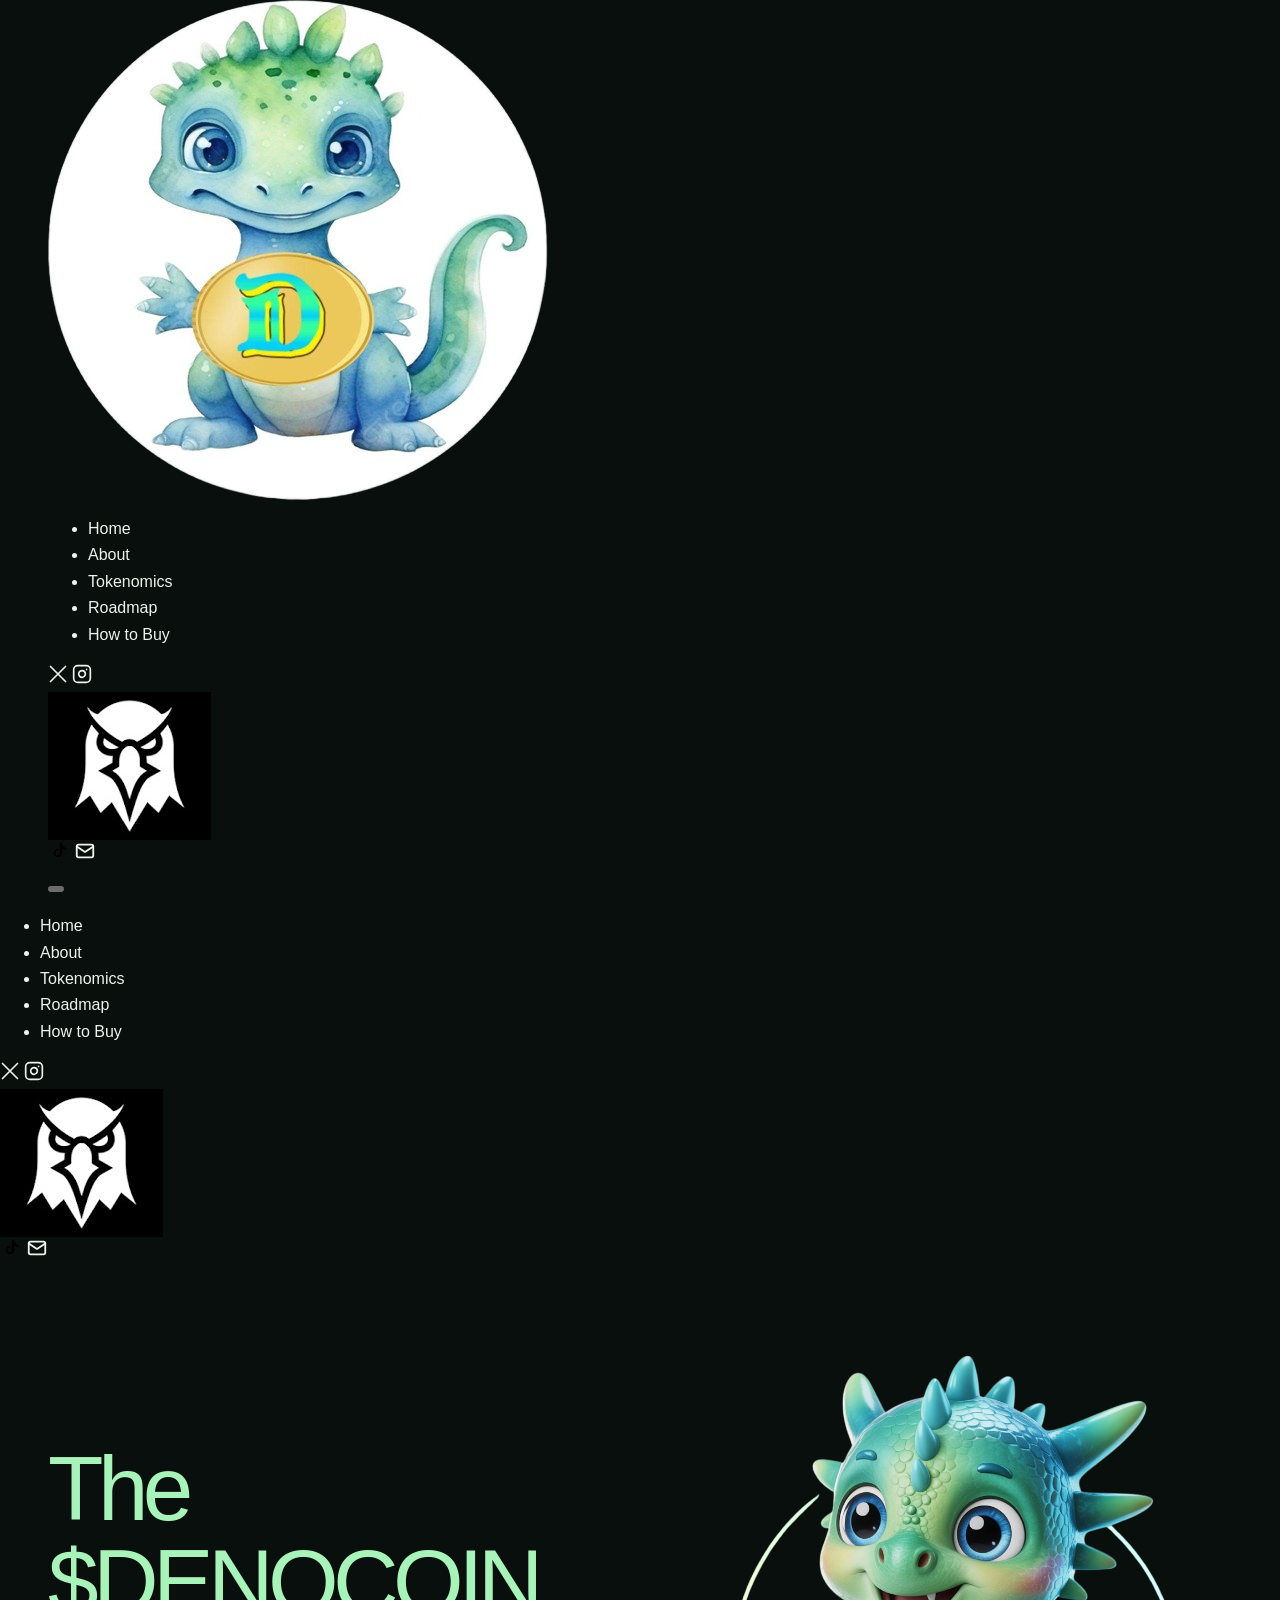
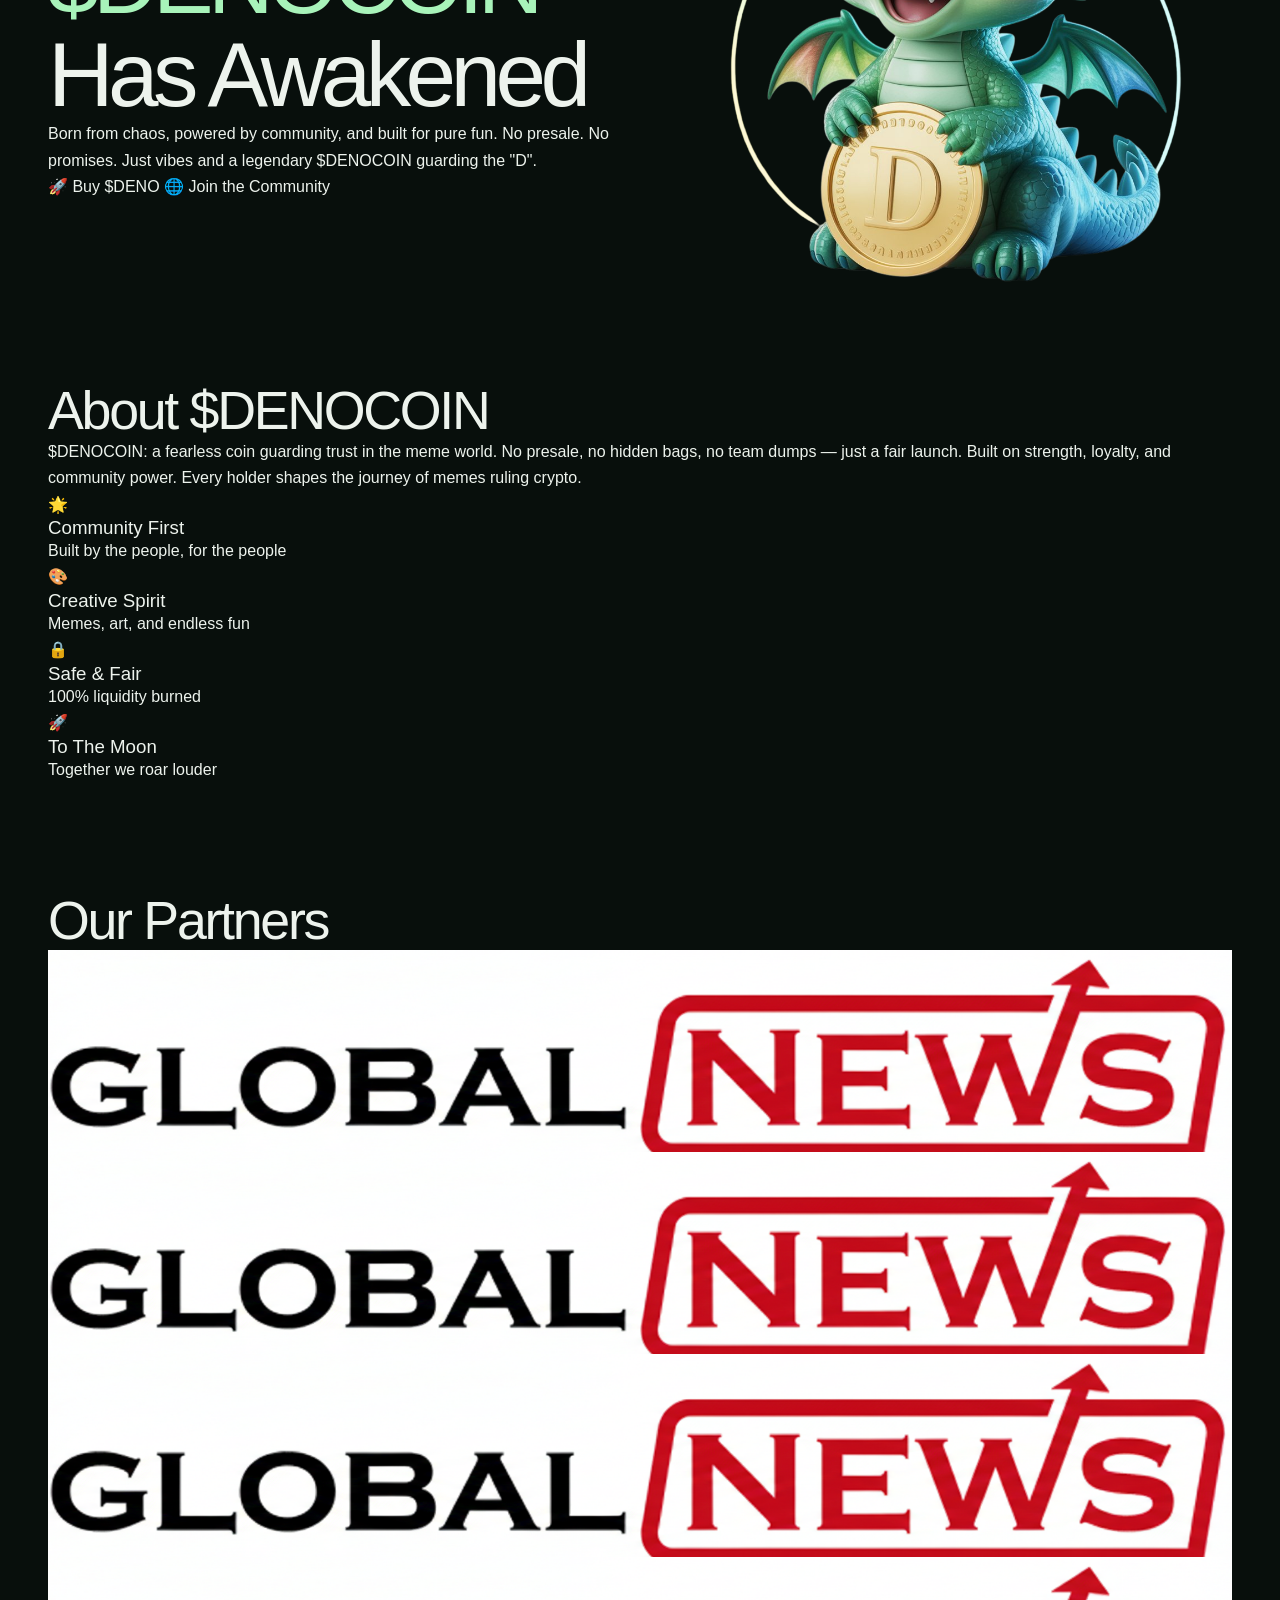
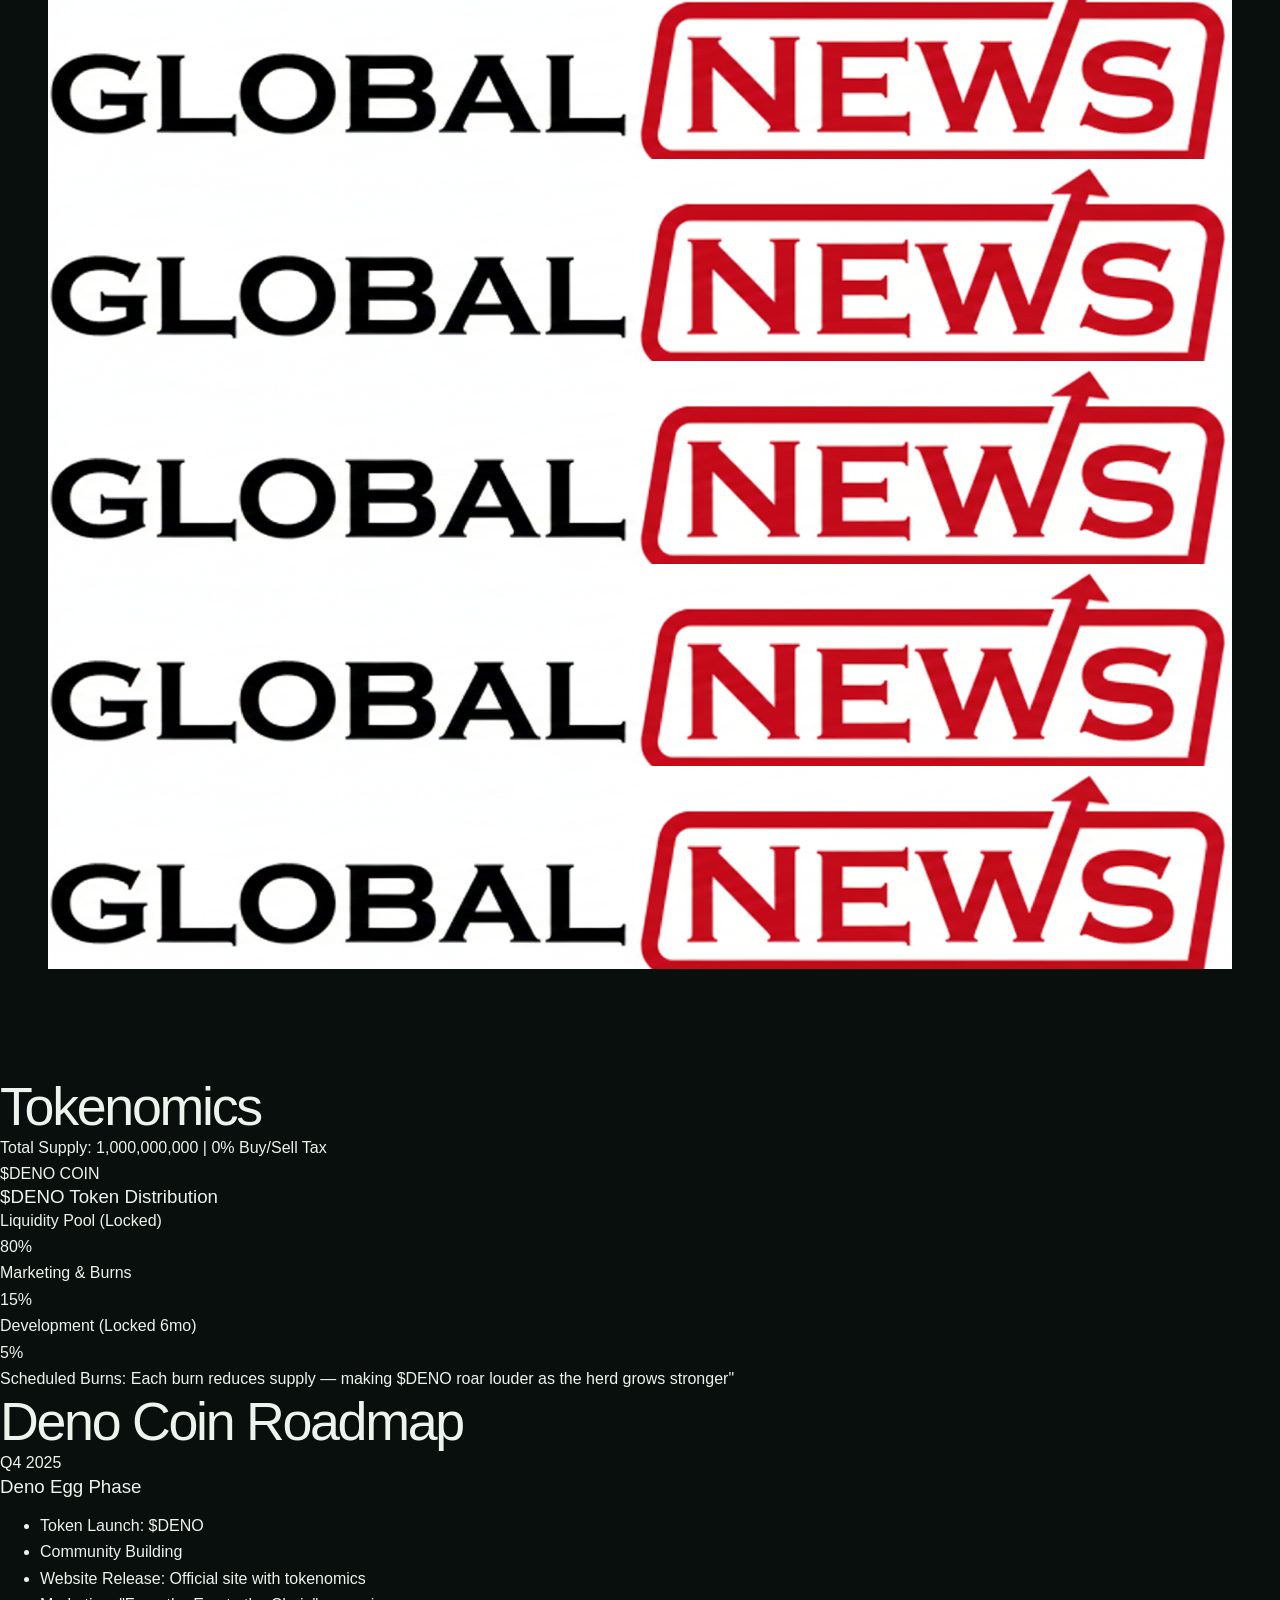
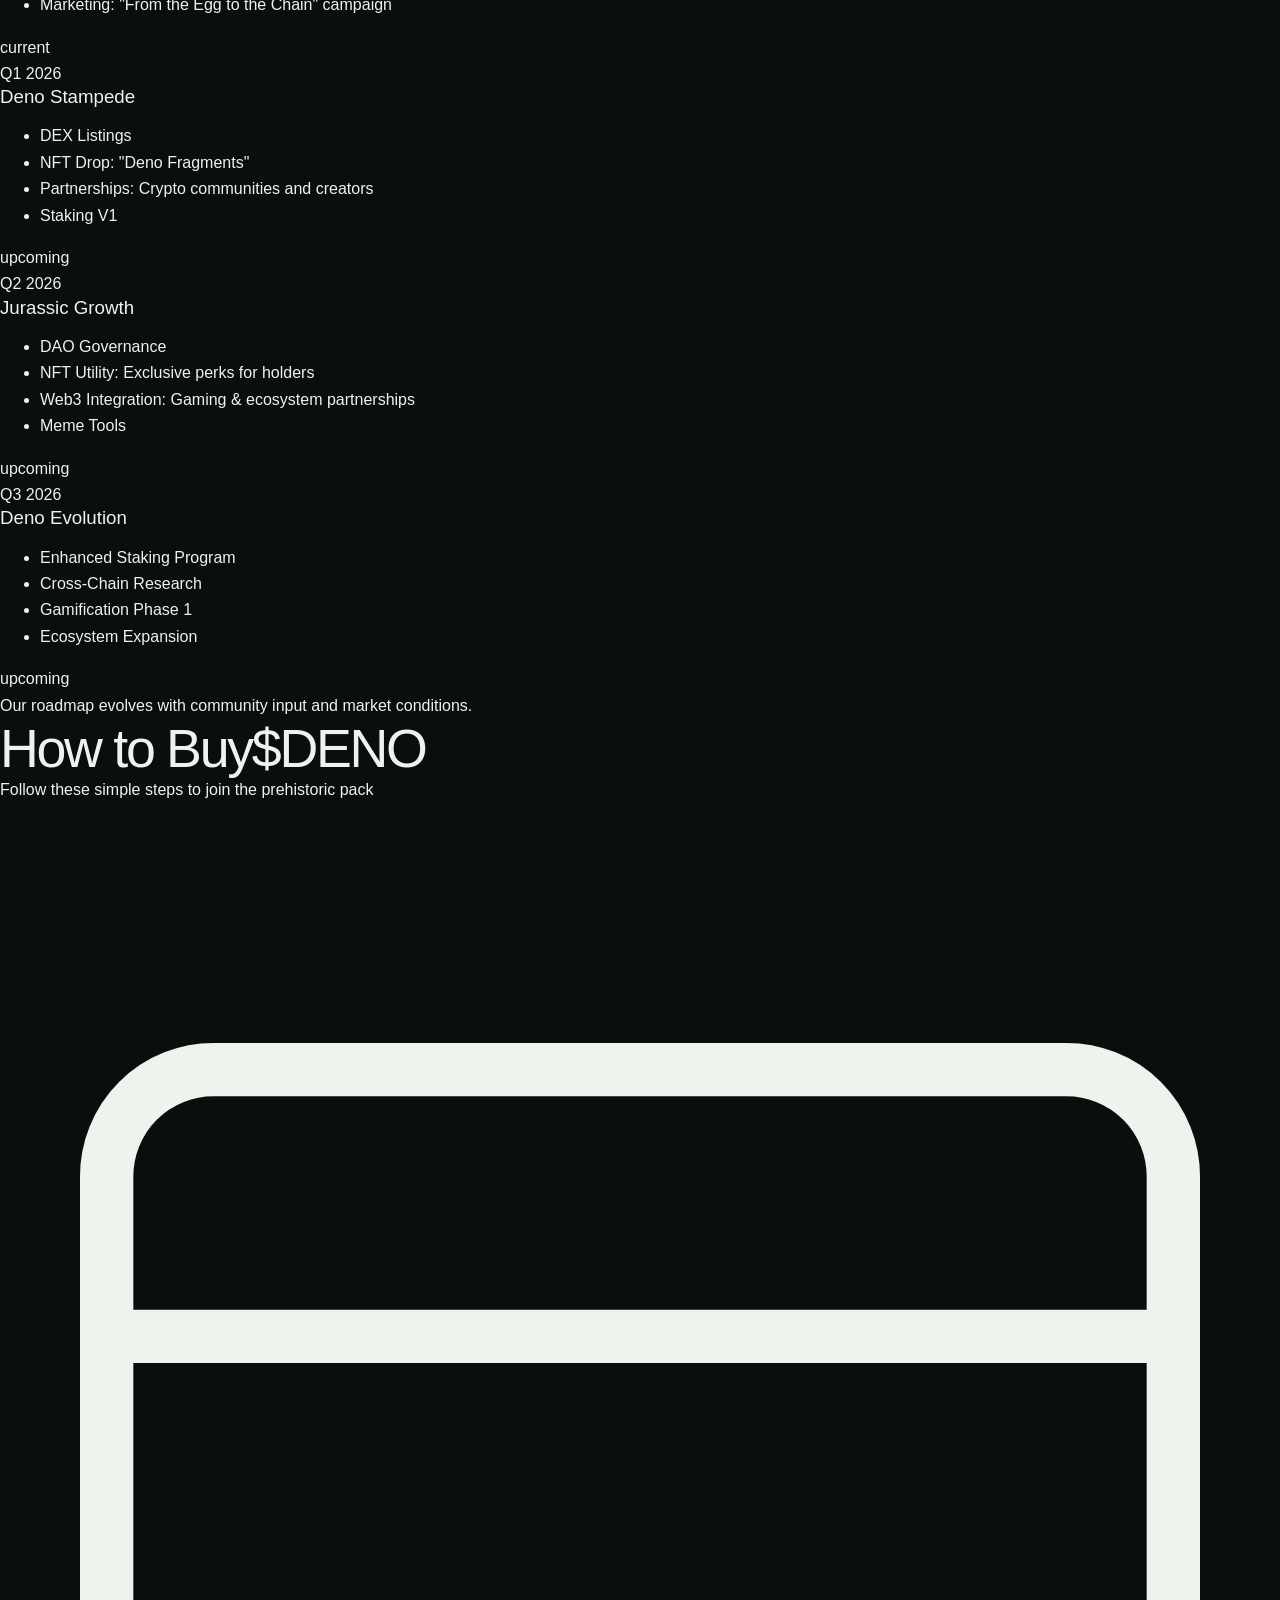
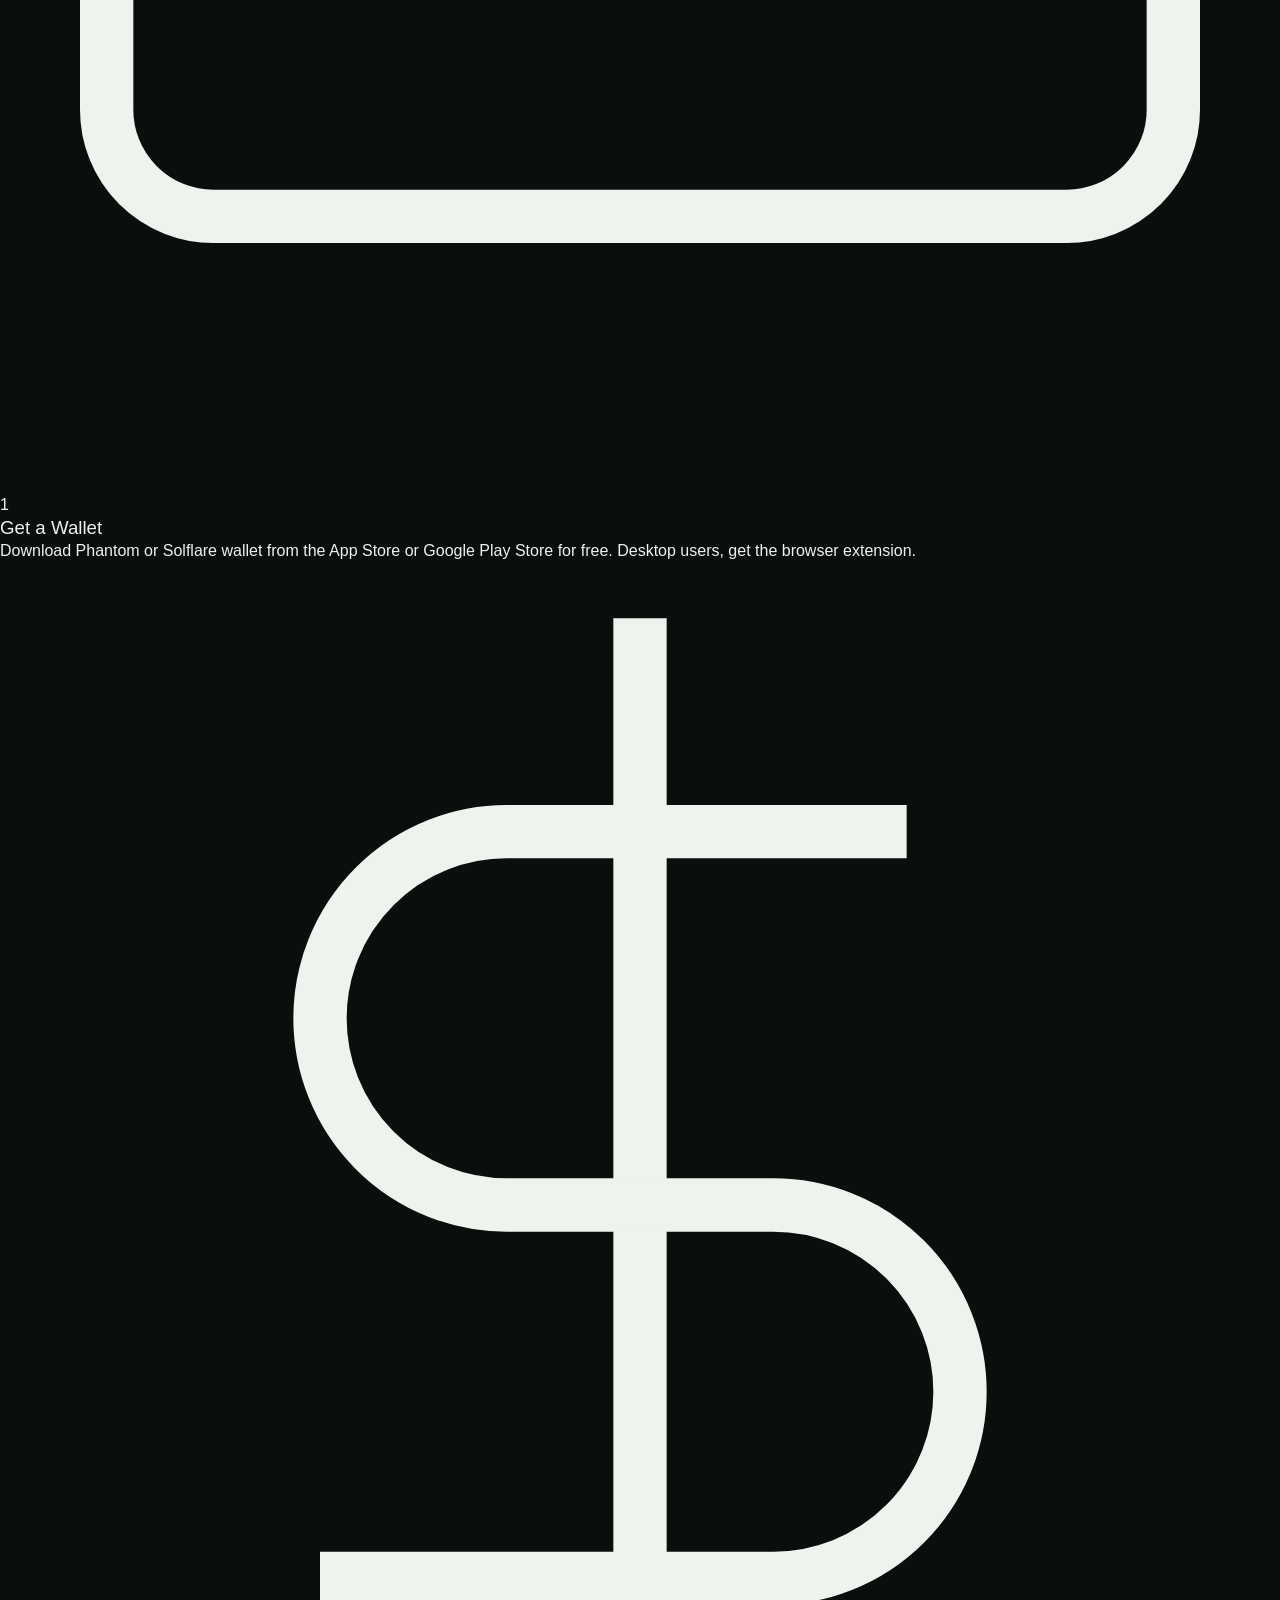
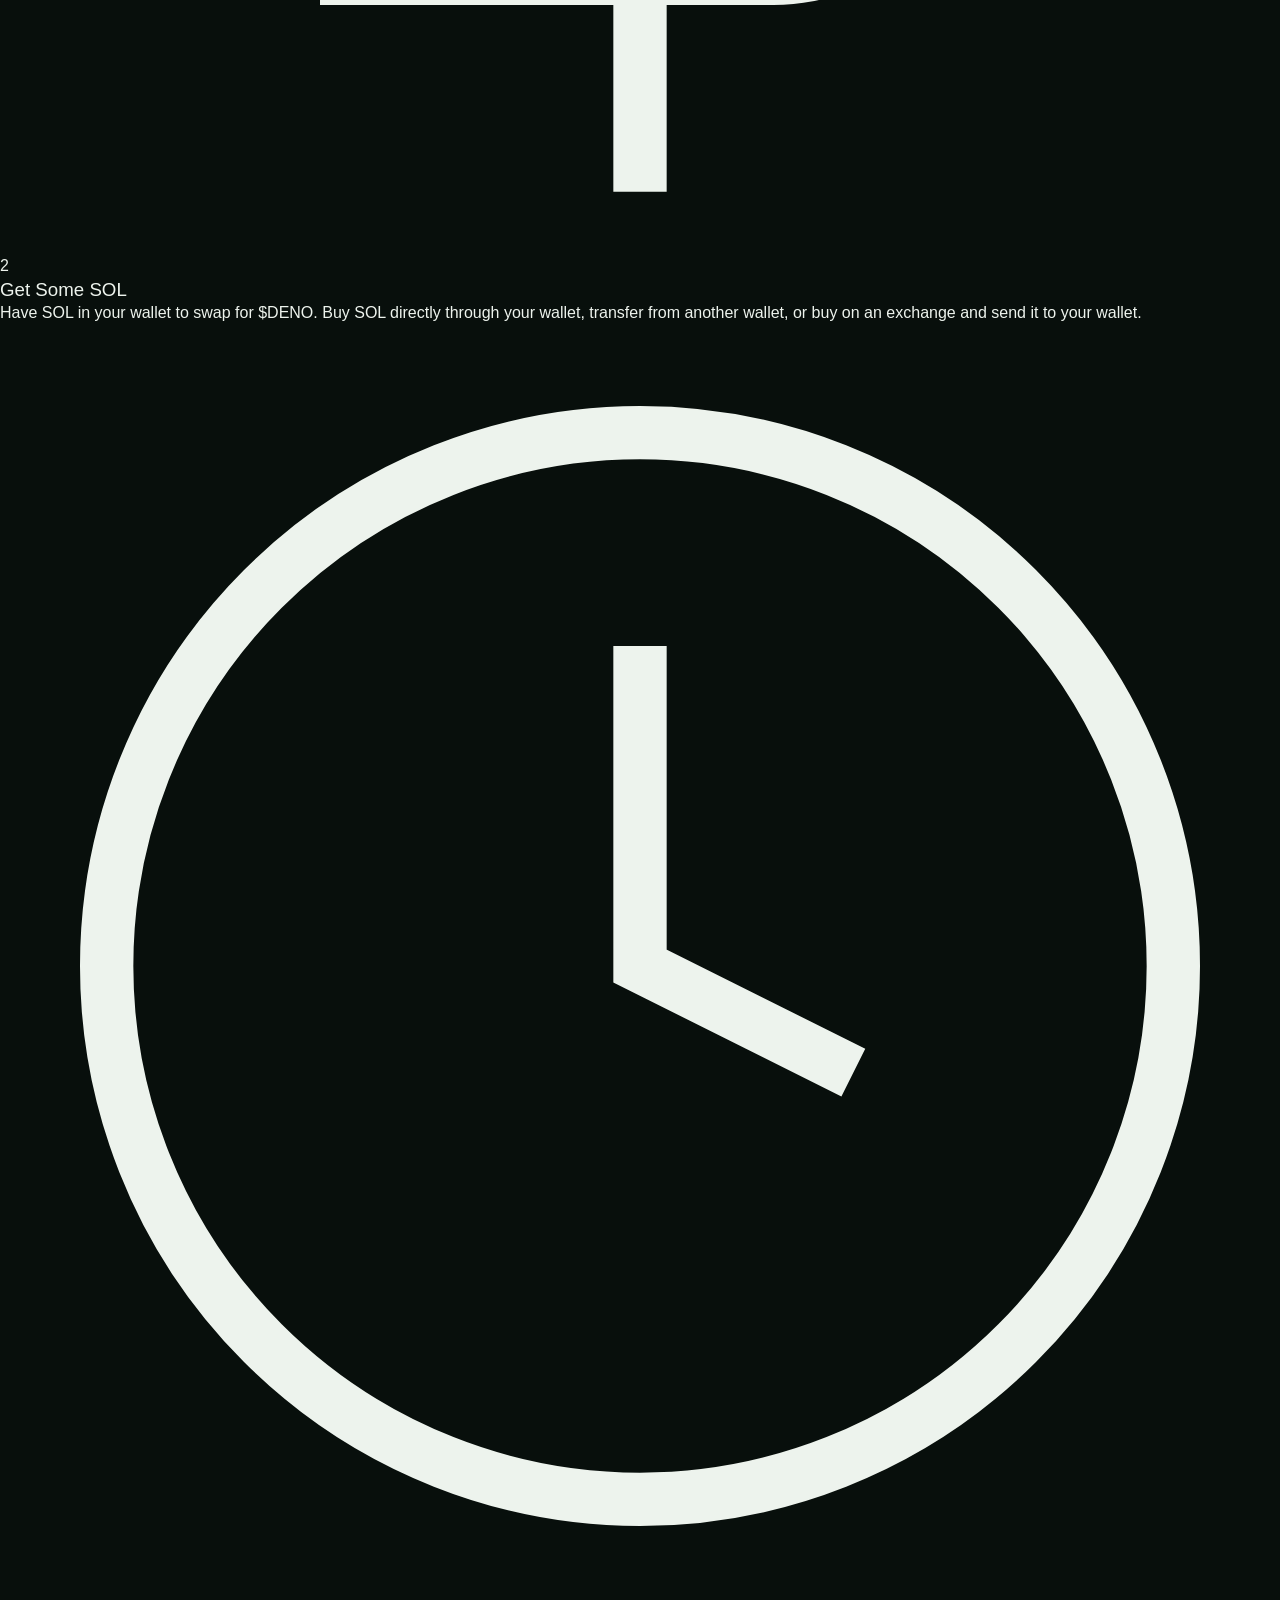
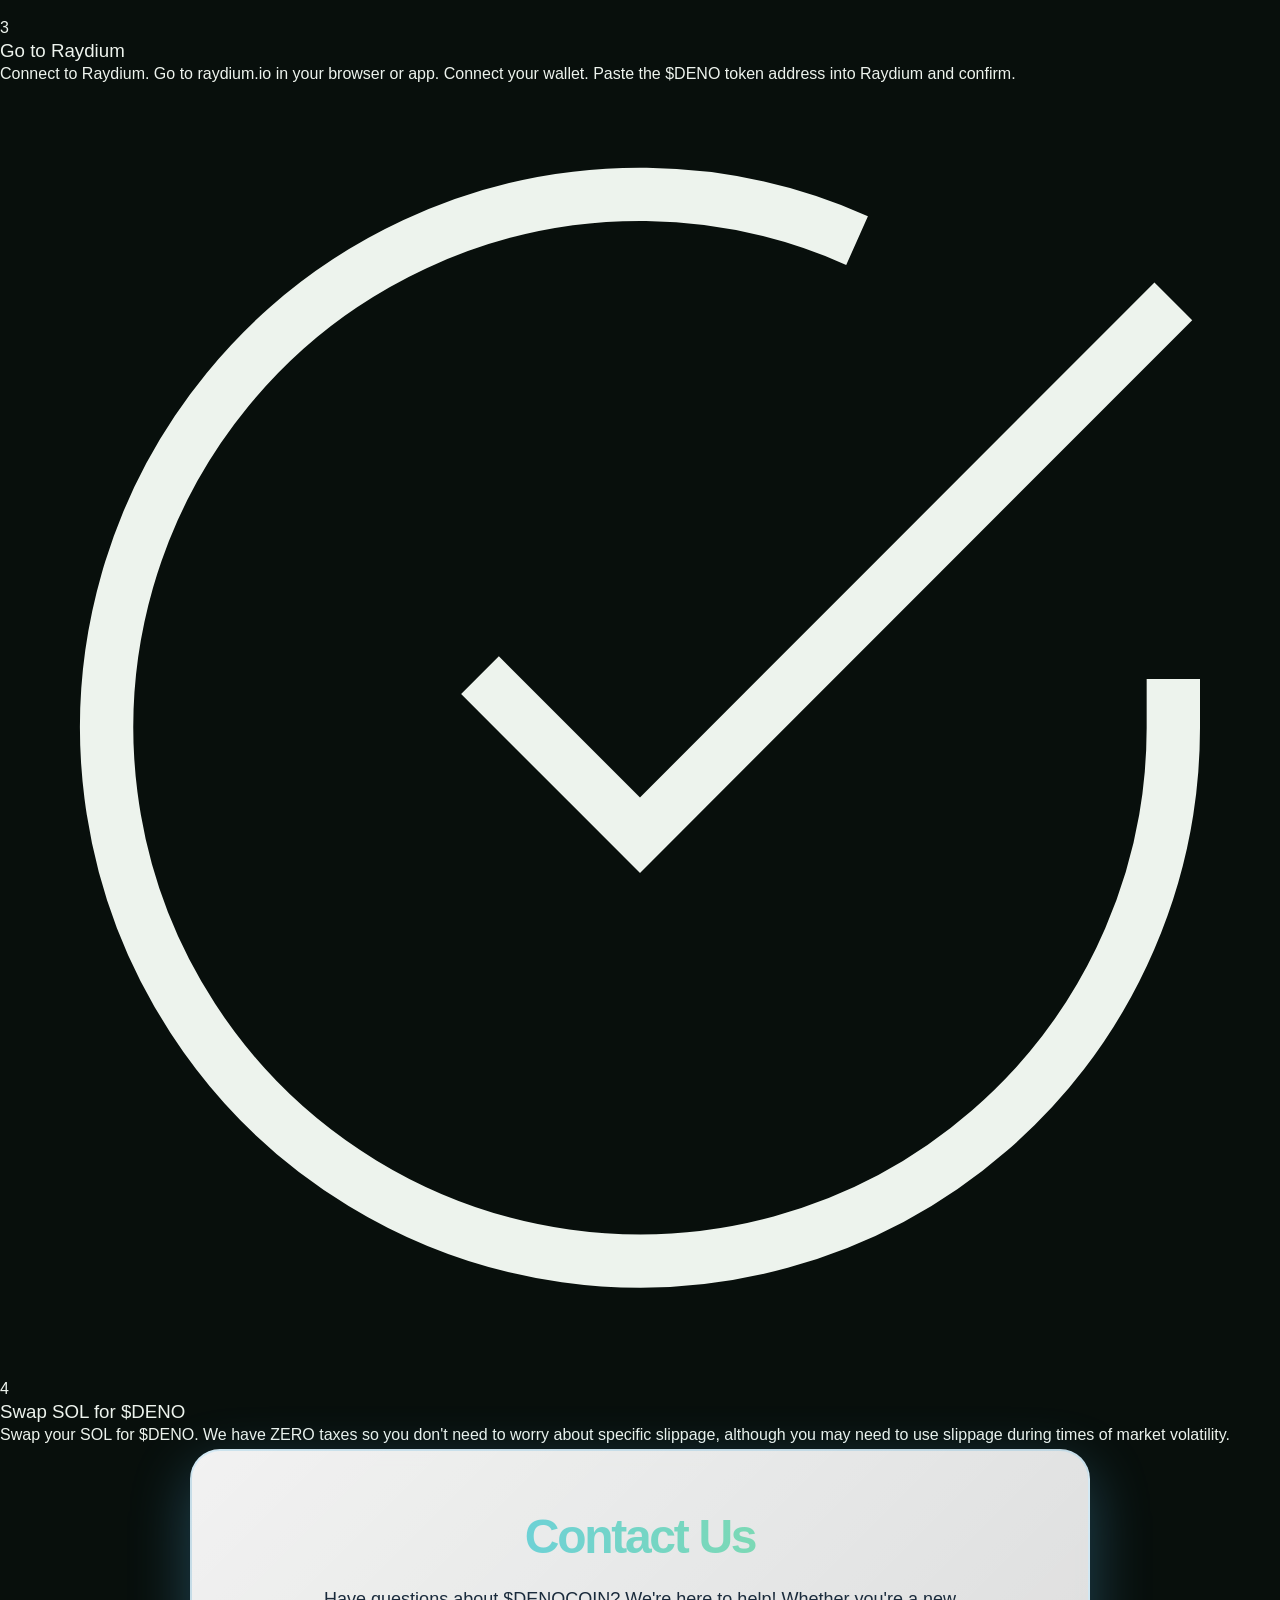
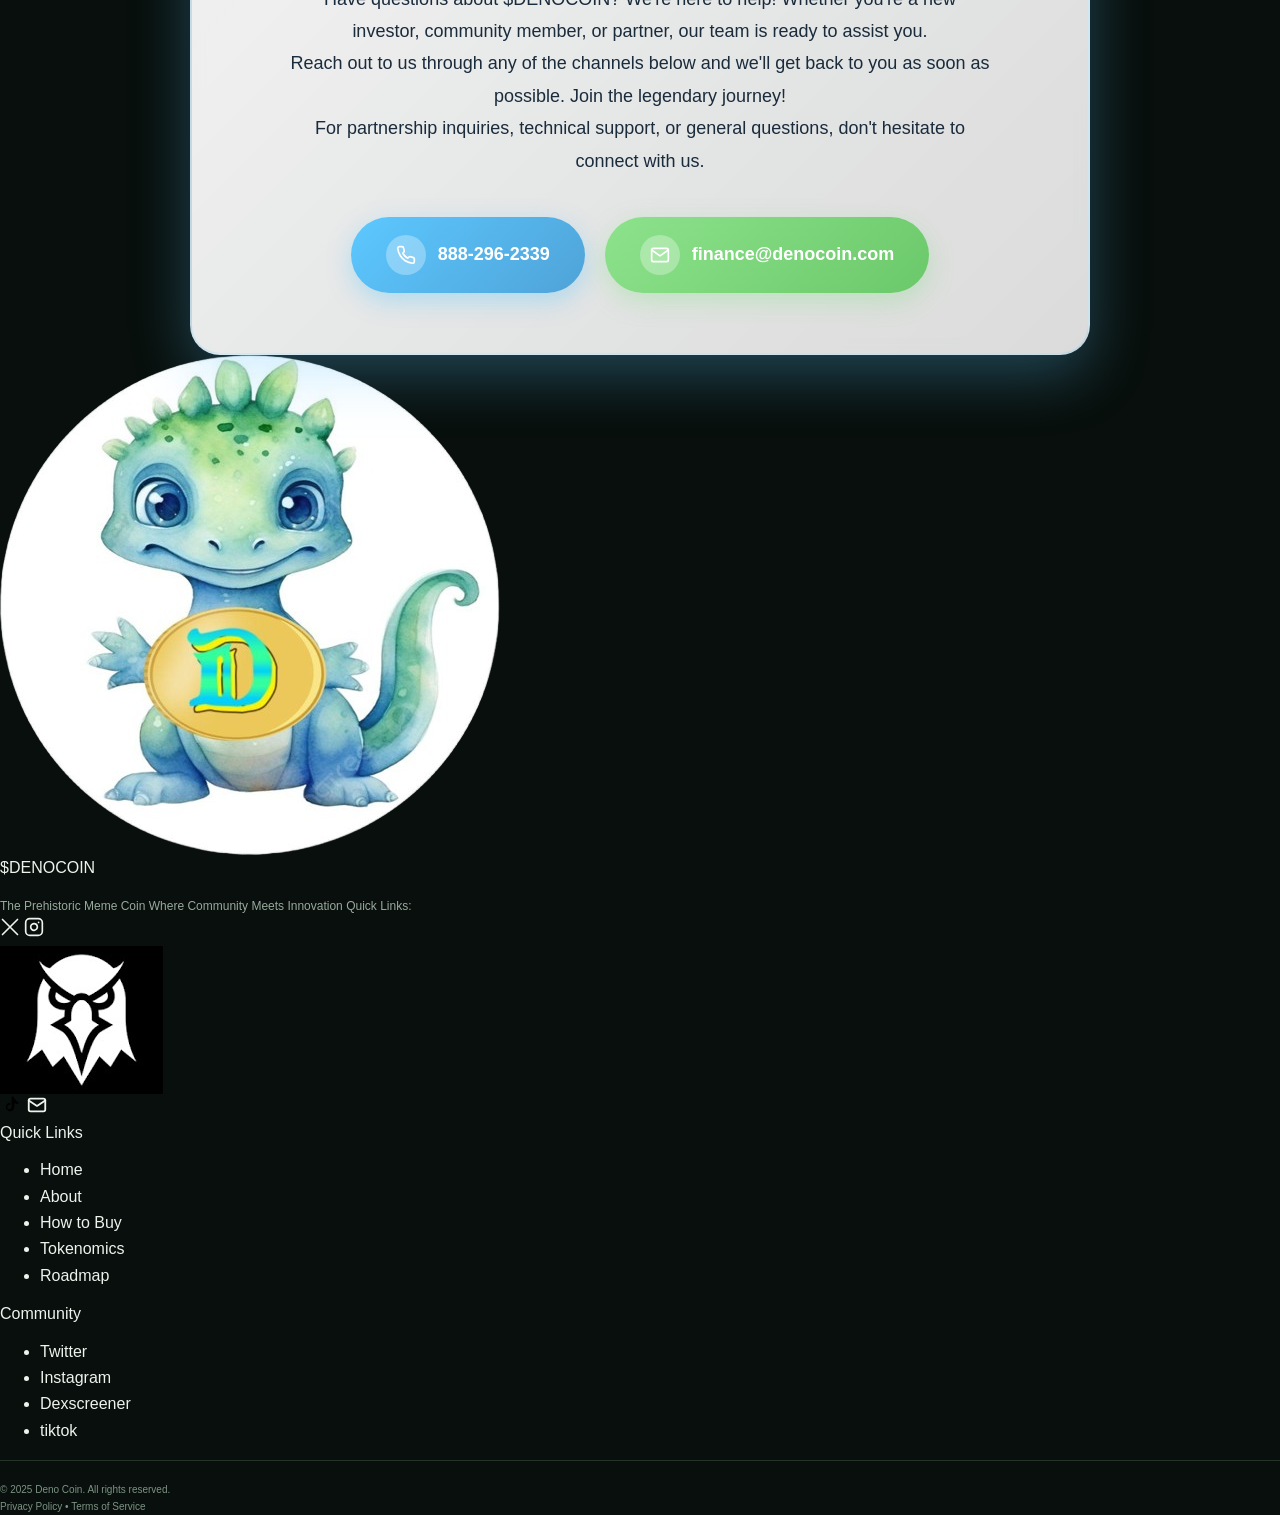
<file: denocoin_with_email_icon.html>
<!DOCTYPE html>
<html lang="en">
<head>
    <meta charset="UTF-8">
    <meta name="viewport" content="width=device-width, initial-scale=1.0">
     <script async 
        src="https://pagead2.googlesyndication.com/pagead/js/adsbygoogle.js?client=ca-pub-6434935973599020"
        crossorigin="anonymous">
    </script>
    <title>$DENOCOIN</title>
    <link rel="icon" type="image/png" sizes="32x32" href="mainlogo.png">
    <link rel="stylesheet" href="style.css">
    <link href="https://cdn.jsdelivr.net/npm/aos@2.3.4/dist/aos.css" rel="stylesheet">
    <link href="https://fonts.googleapis.com/css2?family=Orbitron:wght@400;600;700;800&display=swap" rel="stylesheet">
    <style>

        
/* ===== MOBILE RESPONSIVE FIXES ===== */

/* Fix 1: Prevent hero image overflow on mobile */
@media (max-width: 991px) {
    .hero {
        overflow-x: hidden !important;
    }
    
    .hero-image {
        max-width: 100%;
      overflow-x:hidden !important;
    }
    
    .hero-dragon {
        max-width: 100%;
        height: auto;
        object-fit: contain;
    }
}

@media (max-width: 767px) {
    .hero-dragon {
        height: 50vh;
        max-height: 400px;
        width: auto;
        max-width: 100%;
    }
}

@media (max-width: 639px) {
    .hero-dragon {
        height: 45vh;
        max-height: 350px;
    }
}

@media (max-width: 479px) {
    .hero-dragon {
        height: 40vh;
        max-height: 300px;
    }
}

/* Fix 2: Contact Section Icon Size Fix for Mobile */
.contact-section {
    max-width: 900px;
    margin: 0 auto;
    background: linear-gradient(135deg, rgba(255, 255, 255, 0.95), rgba(255, 255, 255, 0.85));
    border-radius: 30px;
    padding: 60px 40px;
    box-shadow: 0 20px 60px rgba(92, 200, 255, 0.3);
    backdrop-filter: blur(10px);
    border: 2px solid rgba(92, 200, 255, 0.2);
}

.contact-section h2 {
    font-size: 48px;
    font-weight: 800;
    text-align: center;
    background: linear-gradient(90deg, #5CC8FF, #8DE28C);
    -webkit-background-clip: text;
    -webkit-text-fill-color: transparent;
    margin-bottom: 20px;
}

.contact-description {
    text-align: center;
    color: #1A2B3C;
    font-size: 18px;
    line-height: 1.8;
    margin-bottom: 40px;
    max-width: 700px;
    margin-left: auto;
    margin-right: auto;
}

.contact-buttons {
    display: flex;
    gap: 20px;
    justify-content: center;
    flex-wrap: wrap;
}

.contact-btn {
    display: flex;
    align-items: center;
    gap: 12px;
    padding: 18px 35px;
    border-radius: 50px;
    text-decoration: none;
    font-size: 18px;
    font-weight: 600;
    transition: all 0.4s ease;
    border: none;
    cursor: pointer;
    position: relative;
    overflow: hidden;
}

/* FIX: Properly constrain contact icon wrapper */
.contact-icon-wrapper {
    display: flex;
    align-items: center;
    justify-content: center;
    width: 40px;
    height: 40px;
    min-width: 40px; /* Prevent shrinking */
    min-height: 40px; /* Prevent shrinking */
    background: rgba(255, 255, 255, 0.3);
    border-radius: 50%;
    flex-shrink: 0;
    z-index: 1;
}

/* FIX: Constrain SVG size properly */
.contact-icon-wrapper svg {
    width: 20px;
    height: 20px;
    min-width: 20px;
    min-height: 20px;
    stroke-width: 2;
    flex-shrink: 0;
}

.phone-btn {
    background: linear-gradient(135deg, #5CC8FF, #4fa3d8);
    color: white;
    box-shadow: 0 8px 25px rgba(92, 200, 255, 0.4);
}

.email-btn {
    background: linear-gradient(135deg, #8DE28C, #6bc96a);
    color: white;
    box-shadow: 0 8px 25px rgba(141, 226, 140, 0.4);
}

.contact-btn:hover {
    transform: translateY(-5px) scale(1.05);
}

.contact-btn span {
    z-index: 1;
}

/* Mobile Responsive Fixes for Contact Section */
@media (max-width: 768px) {
    .contact-section {
        padding: 40px 25px;
        border-radius: 20px;
    }
    
    .contact-section h2 {
        font-size: 36px;
    }
    
    .contact-description {
        font-size: 16px;
        margin-bottom: 30px;
    }
    
    .contact-buttons {
        flex-direction: column;
        align-items: center;
        gap: 15px;
    }
    
    .contact-btn {
        width: 100%;
        max-width: 350px;
        justify-content: center;
        padding: 16px 30px;
        font-size: 16px;
    }
    
    /* IMPORTANT: Keep icons small on mobile */
    .contact-icon-wrapper {
        width: 36px;
        height: 36px;
        min-width: 36px;
        min-height: 36px;
    }
    
    .contact-icon-wrapper svg {
        width: 18px;
        height: 18px;
        min-width: 18px;
        min-height: 18px;
    }
}

@media (max-width: 480px) {
    .contact-section {
        padding: 30px 20px;
    }
    
    .contact-section h2 {
        font-size: 32px;
    }
    
    .contact-description {
        font-size: 15px;
    }
    
    .contact-btn {
        padding: 14px 25px;
        font-size: 15px;
    }
    
    /* Even smaller icons on very small screens */
    .contact-icon-wrapper {
        width: 32px;
        height: 32px;
        min-width: 32px;
        min-height: 32px;
    }
    
    .contact-icon-wrapper svg {
        width: 16px;
        height: 16px;
        min-width: 16px;
        min-height: 16px;
    }
}

/* Additional overflow prevention */
body {
    overflow-x: hidden !important;
}

.container {
    overflow-x: hidden;
}

section {
    overflow-x: hidden;
}
    </style>
</head>
<body>

    
    <!-- Background Decorations -->
    <div class="bg-decorations">
        <div class="bubble"></div>
        <div class="bubble"></div>
        <div class="bubble"></div>
        <div class="bubble"></div>
    </div>

    <!-- Header -->
    <header>
        <nav class="container">
            <div class="logo">
                <img src="mainlogo.png" alt="Logo" class="mainlogo">
            </div>
            
            <!-- Desktop Navigation -->
            <ul class="nav-links">
                <li><a href="#home">Home</a></li>
                <li><a href="#about">About</a></li>
                <li><a href="#tokenomics">Tokenomics</a></li>
                <li><a href="#roadmap">Roadmap</a></li>
                <li><a href="#howtobuy">How to Buy</a></li>
                
            </ul>

            <!-- Desktop Social Icons -->
            <div class="social-icons desktop-social">
 <a href="https://x.com/denocoin78?t=QWx5kdKXWdDCJBivxM5slg&s=08" target="_blank" rel="noopener noreferrer"
    class="footer-social-link" aria-label="X (Twitter)">
    <svg xmlns="http://www.w3.org/2000/svg" width="20" height="20" viewBox="0 0 24 24"
        fill="none" stroke="currentColor" stroke-width="2" stroke-linecap="round"
        stroke-linejoin="round">
        <path d="M3 3l18 18M21 3L3 21" />
    </svg>
</a>


<a href="https://www.instagram.com/denocoin.com78/?utm_source=qr&igsh=MW1lbmZuMWdtbzdxZg%3D%3D#" target="_blank" rel="noopener noreferrer"
    class="footer-social-link" aria-label="Instagram">
    <svg xmlns="http://www.w3.org/2000/svg" width="20" height="20" viewBox="0 0 24 24"
        fill="none" stroke="currentColor" stroke-width="2" stroke-linecap="round"
        stroke-linejoin="round">
        <rect x="2" y="2" width="20" height="20" rx="5" ry="5"></rect>
        <path d="M16 11.37A4 4 0 1 1 12.63 8 4 4 0 0 1 16 11.37z"></path>
        <line x1="17.5" y1="6.5" x2="17.51" y2="6.5"></line>
    </svg>
</a>

                        <a href="https://dexscreener.com/solana/h7tauzznqjlh2bhc6mtxwwzgpaelr4q5bkelzscjwad "
                            target="_blank" rel="noopener noreferrer" class="footer-social-link"
                            aria-label="Dexscreener">
                            <img src="dex.jpeg" class="dex-logo" height="30px" alt="">
                        </a>
    <a href="https://www.tiktok.com/@denocoin?_r=1&_t=ZS-91EPRwwXp6z" 
   target="_blank" rel="noopener noreferrer" 
   class="footer-social-link" aria-label="TikTok">
   <svg xmlns="http://www.w3.org/2000/svg" 
        width="22" height="22" 
        viewBox="0 0 48 48" 
        fill="#000000">
      <path d="M35.09 13.27a9.18 9.18 0 0 1-5.41-5.41V6h-4.27v22.25a4.83 4.83 0 1 1-4.83-4.83 4.9 4.9 0 0 1 1.48.23v-4.49a9.2 9.2 0 1 0 9.2 9.2V19.3a13.4 13.4 0 0 0 8.82 3v-4.25a9.14 9.14 0 0 1-5.99-4.78z"/>
   </svg>
</a>

<a href="mailto:finance@denocoin.com"
   class="footer-social-link"
   aria-label="Email finance@denocoin.com"
   title="finance@denocoin.com">
    <svg xmlns="http://www.w3.org/2000/svg"
         width="22" height="22"
         viewBox="0 0 24 24"
         fill="none"
         stroke="currentColor"
         stroke-width="2"
         stroke-linecap="round"
         stroke-linejoin="round">
        <rect x="3" y="5" width="18" height="14" rx="2" ry="2"></rect>
        <polyline points="3,7 12,13 21,7"></polyline>
    </svg>
</a>





            </div>

            <!-- Mobile Burger Menu -->
            <button class="burger-menu" id="burgerMenu" aria-label="Toggle Menu">
                <span class="burger-line"></span>
                <span class="burger-line"></span>
                <span class="burger-line"></span>
            </button>
        </nav>

        <!-- Mobile Menu Overlay -->
        <div class="mobile-menu" id="mobileMenu">
            <div class="mobile-menu-content">
                <ul class="mobile-nav-links">
                    <li><a href="#home" class="mobile-link">Home</a></li>
                    <li><a href="#about" class="mobile-link">About</a></li>
                    <li><a href="#tokenomics" class="mobile-link">Tokenomics</a></li>
                    <li><a href="#roadmap" class="mobile-link">Roadmap</a></li>
                    <li><a href="#howtobuy" class="mobile-link">How to Buy</a></li>
                </ul>
                
                <div class="mobile-social-icons">
                                         <a href="https://x.com/denocoin78?t=QWx5kdKXWdDCJBivxM5slg&s=08" target="_blank" rel="noopener noreferrer"
    class="footer-social-link" aria-label="X (Twitter)">
    <svg xmlns="http://www.w3.org/2000/svg" width="20" height="20" viewBox="0 0 24 24"
        fill="none" stroke="currentColor" stroke-width="2" stroke-linecap="round"
        stroke-linejoin="round">
        <path d="M3 3l18 18M21 3L3 21" />
    </svg>
</a>


<a href="https://www.instagram.com/denocoin.com78/?utm_source=qr&igsh=MW1lbmZuMWdtbzdxZg%3D%3D#" target="_blank" rel="noopener noreferrer"
    class="footer-social-link" aria-label="Instagram">
    <svg xmlns="http://www.w3.org/2000/svg" width="20" height="20" viewBox="0 0 24 24"
        fill="none" stroke="currentColor" stroke-width="2" stroke-linecap="round"
        stroke-linejoin="round">
        <rect x="2" y="2" width="20" height="20" rx="5" ry="5"></rect>
        <path d="M16 11.37A4 4 0 1 1 12.63 8 4 4 0 0 1 16 11.37z"></path>
        <line x1="17.5" y1="6.5" x2="17.51" y2="6.5"></line>
    </svg>
</a>

                        <a href="https://dexscreener.com/solana/h7tauzznqjlh2bhc6mtxwwzgpaelr4q5bkelzscjwad "
                            target="_blank" rel="noopener noreferrer" class="footer-social-link"
                            aria-label="Dexscreener">
                            <img src="dex.jpeg" class="dex-logo" height="30px" alt="">
                        </a>
   <a href="https://www.tiktok.com/@denocoin?_r=1&_t=ZS-91EPRwwXp6z" 
   target="_blank" rel="noopener noreferrer" 
   class="footer-social-link" aria-label="TikTok">
   <svg xmlns="http://www.w3.org/2000/svg" 
        width="22" height="22" 
        viewBox="0 0 48 48" 
        fill="#000000">
      <path d="M35.09 13.27a9.18 9.18 0 0 1-5.41-5.41V6h-4.27v22.25a4.83 4.83 0 1 1-4.83-4.83 4.9 4.9 0 0 1 1.48.23v-4.49a9.2 9.2 0 1 0 9.2 9.2V19.3a13.4 13.4 0 0 0 8.82 3v-4.25a9.14 9.14 0 0 1-5.99-4.78z"/>
   </svg>
</a>

<a href="mailto:finance@denocoin.com"
   class="footer-social-link"
   aria-label="Email finance@denocoin.com"
   title="finance@denocoin.com">
    <svg xmlns="http://www.w3.org/2000/svg"
         width="22" height="22"
         viewBox="0 0 24 24"
         fill="none"
         stroke="currentColor"
         stroke-width="2"
         stroke-linecap="round"
         stroke-linejoin="round">
        <rect x="3" y="5" width="18" height="14" rx="2" ry="2"></rect>
        <polyline points="3,7 12,13 21,7"></polyline>
    </svg>
</a>


                </div>
            </div>
        </div>
    </header>

    <!-- Hero Section -->
    <section class="hero container" id="home">
        <div class="hero-content">
            <h1 class="hero-title">
                <span class="hero-highlight">The $DENOCOIN</span> Has Awakened
            </h1>
            <p class="hero-text">
                Born from chaos, powered by community, and built for pure fun.
                No presale. No promises. Just vibes and a legendary $DENOCOIN guarding the "D".
            </p>
            <div class="button-group">
                <a href="https://dexscreener.com/solana/h7tauzznqjlh2bhc6mtxwwzgpaelr4q5bkelzscjwad" class="btn btn-primary">🚀 Buy $DENO</a>
                <a href="https://x.com/denocoin78?t=QWx5kdKXWdDCJBivxM5slg&s=08" class="btn btn-secondary">🌐 Join the Community</a>
            </div>
           
        </div>
        <div class="hero-image">
            <img src="dragon img 4.png" alt="DinoCoin logo" class="hero-dragon">
        </div>
    </section>

    <!-- About Section -->
    <section id="about" class="container">
        <div class="about-bg"></div>
        <div class="about-content">
            <div class="about-text" data-aos="fade-left">
                <h2>About $DENOCOIN</h2>
                <p>
                    $DENOCOIN: a fearless coin guarding trust in the meme world.
                    No presale, no hidden bags, no team dumps — just a fair launch. 
                    Built on strength, loyalty, and community power.
                    Every holder shapes the journey of memes ruling crypto.
                </p>
            </div>

            <div class="about-cards" data-aos="fade-right">
                <div class="card" data-aos="fade-right" data-aos-delay="100">
                    <div class="card-icon">🌟</div>
                    <h3>Community First</h3>
                    <p>Built by the people, for the people</p>
                </div>
                <div class="card" data-aos="fade-right" data-aos-delay="200">
                    <div class="card-icon">🎨</div>
                    <h3>Creative Spirit</h3>
                    <p>Memes, art, and endless fun</p>
                </div>
                <div class="card" data-aos="fade-right" data-aos-delay="300">
                    <div class="card-icon">🔒</div>
                    <h3>Safe & Fair</h3>
                    <p>100% liquidity burned</p>
                </div>
                <div class="card" data-aos="fade-right" data-aos-delay="400">
                    <div class="card-icon">🚀</div>
                    <h3>To The Moon</h3>
                    <p>Together we roar louder</p>
                </div>
            </div>
        </div>
    </section>
<!-- ===== PARTNERS SECTION ===== -->
<section id="partners" class="section">
    <div class="partners-bg"></div>
    <div class="container">
        <h2 class="partners-heading">Our Partners</h2>
        <div class="partners-marquee">
            <div class="partners-track">
                <div class="partner-logo">
                    <a href="https://usanews.com/newsroom/denocoin-revolutionizing-crypto-with-community-driven-memecoins"><img src="usanews.png" alt=""></a>
                </div>
                <div class="partner-logo">
                  <a href="https://usanews.com/newsroom/denocoin-revolutionizing-crypto-with-community-driven-memecoins"><img src="usanews.png" alt=""></a>
                </div>
                <div class="partner-logo">
                    <a href="https://usanews.com/newsroom/denocoin-revolutionizing-crypto-with-community-driven-memecoins"><img src="usanews.png" alt=""></a>
                </div>
                <div class="partner-logo">
                   <a href="https://usanews.com/newsroom/denocoin-revolutionizing-crypto-with-community-driven-memecoins"><img src="usanews.png" alt=""></a>
                </div>
                <!-- Duplicate for seamless loop -->
                <div class="partner-logo">
                   <a href="https://usanews.com/newsroom/denocoin-revolutionizing-crypto-with-community-driven-memecoins"><img src="usanews.png" alt=""></a>
                </div>
                <div class="partner-logo">
                   <a href="https://usanews.com/newsroom/denocoin-revolutionizing-crypto-with-community-driven-memecoins"><img src="usanews.png" alt=""></a>
                </div>
                <div class="partner-logo">
                   <a href="https://usanews.com/newsroom/denocoin-revolutionizing-crypto-with-community-driven-memecoins"><img src="usanews.png" alt=""></a>
                </div>
                <div class="partner-logo">
                    <a href="https://usanews.com/newsroom/denocoin-revolutionizing-crypto-with-community-driven-memecoins"><img src="usanews.png" alt=""></a>
                </div>
            </div>
        </div>
    </div>
</section>
    <!-- Tokenomics Section -->
    <section class="tokenomics-section" id="tokenomics">
        <div class="tokenomics-container">
            <div class="section-header">
                <h2 class="section-title">
                    <span class="text-gradient">Token</span>omics
                </h2>
                <div class="title-underline"></div>
                <p class="section-subtitle">
                  Total Supply: 1,000,000,000 | 0% Buy/Sell Tax

                </p>
            </div>

            <div class="tokenomics-content">
                <div class="tokenomics-chart">
                    <div class="pie-chart" id="pieChart">
                        <div class="chart-center">
                            <span class="logo-text">$DENO</span>
                            <span class="logo-highlight">COIN</span>
                        </div>
                    </div>
                </div>

                <div class="tokenomics-breakdown">
                    <h3 class="breakdown-title">$DENO Token Distribution</h3>
                    <div class="distribution-list">
                        <div class="distribution-item">
                            <div class="distribution-info">
                                <div class="distribution-color" style="background-color: #4fc3f7;"></div>
                                <div class="distribution-details">
                                    <span class="distribution-category">Liquidity Pool (Locked)</span>
                                    <div class="distribution-bar">
                                        <div class="distribution-progress"
                                            style="width: 80%; background-color: #4fc3f7;"></div>
                                    </div>
                                </div>
                            </div>
                            <span class="distribution-percentage">80%</span>
                        </div>

                        <div class="distribution-item">
                            <div class="distribution-info">
                                <div class="distribution-color" style="background-color: #d4af37;"></div>
                                <div class="distribution-details">
                                    <span class="distribution-category">Marketing & Burns</span>
                                    <div class="distribution-bar">
                                        <div class="distribution-progress"
                                            style="width: 15%; background-color: #d4af37;"></div>
                                    </div>
                                </div>
                            </div>
                            <span class="distribution-percentage">15%</span>
                        </div>

                        <div class="distribution-item">
                            <div class="distribution-info">
                                <div class="distribution-color" style="background-color: #7b2cbf;"></div>
                                <div class="distribution-details">
                                    <span class="distribution-category">Development (Locked 6mo)</span>
                                    <div class="distribution-bar">
                                        <div class="distribution-progress"
                                            style="width: 5%; background-color: #7b2cbf;"></div>
                                    </div>
                                </div>
                            </div>
                            <span class="distribution-percentage">5%</span>
                        </div>
                    </div>
                    <div class="burn-mechanic">
                        <p> Scheduled Burns: Each burn reduces supply — making $DENO roar louder as the herd grows stronger"</p>
                    </div>
                </div>
            </div>
        </div>

        <div class="tokenomics-bg">
            <div class="geometric-shape shape-1"></div>
            <div class="geometric-shape shape-2"></div>
        </div>
    </section>

   <!-- Roadmap Section -->
<section class="roadmap-section" id="roadmap">
    <div class="roadmap-container">
        <div class="section-header">
            <h2 class="section-title">
                <span class="text-gradient">Deno</span> Coin Roadmap
            </h2>
            <div class="title-underline"></div>
        </div>

        <div class="roadmap-timeline">
            <div class="timeline-track"></div>

            <!-- Q3 2025 -->
            <div class="roadmap-item current">
                <div class="roadmap-marker">
                    <div class="marker-dot"></div>
                    <div class="marker-line"></div>
                </div>

                <div class="roadmap-content">
                    <div class="roadmap-phase">Q4 2025</div>
                    <h3 class="roadmap-title">Deno Egg Phase</h3>
                    <ul class="milestone-list">
                        <li class="milestone-item">Token Launch: $DENO</li>
                        <li class="milestone-item">Community Building</li>
                        <li class="milestone-item">Website Release: Official site with tokenomics</li>
                        <li class="milestone-item">Marketing: "From the Egg to the Chain" campaign</li>
                    </ul>
                    <div class="status-badge">current</div>
                </div>
            </div>

            <!-- Q4 2025 -->
            <div class="roadmap-item upcoming">
                <div class="roadmap-marker">
                    <div class="marker-dot"></div>
                    <div class="marker-line"></div>
                </div>

                <div class="roadmap-content">
                    <div class="roadmap-phase">Q1 2026</div>
                    <h3 class="roadmap-title">Deno Stampede</h3>
                    <ul class="milestone-list">
                        <li class="milestone-item">DEX Listings</li>
                        <li class="milestone-item">NFT Drop: "Deno Fragments"</li>
                        <li class="milestone-item">Partnerships: Crypto communities and creators</li>
                        <li class="milestone-item">Staking V1</li>
                    </ul>
                    <div class="status-badge">upcoming</div>
                </div>
            </div>

            <!-- Q1 2026 -->
            <div class="roadmap-item upcoming">
                <div class="roadmap-marker">
                    <div class="marker-dot"></div>
                    <div class="marker-line"></div>
                </div>

                <div class="roadmap-content">
                    <div class="roadmap-phase">Q2 2026</div>
                    <h3 class="roadmap-title">Jurassic Growth</h3>
                    <ul class="milestone-list">
                        <li class="milestone-item">DAO Governance</li>
                        <li class="milestone-item">NFT Utility: Exclusive perks for holders</li>
                        <li class="milestone-item">Web3 Integration: Gaming & ecosystem partnerships</li>
                        <li class="milestone-item">Meme Tools</li>
                    </ul>
                    <div class="status-badge">upcoming</div>
                </div>
            </div>

            <!-- Q2 2026 -->
            <div class="roadmap-item upcoming">
                <div class="roadmap-marker">
                    <div class="marker-dot"></div>
                    <div class="marker-line"></div>
                </div>

                <div class="roadmap-content">
                    <div class="roadmap-phase">Q3 2026</div>
                    <h3 class="roadmap-title">Deno Evolution</h3>
                    <ul class="milestone-list">
                        <li class="milestone-item">Enhanced Staking Program</li>
                        <li class="milestone-item">Cross-Chain Research</li>
                        <li class="milestone-item">Gamification Phase 1</li>
                        <li class="milestone-item">Ecosystem Expansion</li>
                    </ul>
                    <div class="status-badge">upcoming</div>
                </div>
            </div>
        </div>

        <div class="roadmap-note">
            <p>Our roadmap evolves with community input and market conditions.</p>
        </div>
    </div>

    <div class="glow-effect roadmap-glow-1"></div>
    <div class="glow-effect roadmap-glow-2"></div>
</section>



    <!-- How to Buy Section -->
    <section class="how-it-works-section" id="howtobuy">
        <div class="how-container">
            <div class="section-header">
                <h2 class="section-title">
                    <span class="text-gradient">How to Buy</span>$DENO

                </h2>
                <div class="title-underline"></div>
                <p class="section-subtitle">
                   Follow these simple steps to join the prehistoric pack

                </p>
            </div>

            <div class="steps-container">
                <div class="step-card" data-step="1">
                    <div class="step-connector">
                        <div class="connector-line"></div>
                    </div>
                    <div class="step-content">
                        <div class="step-icon-wrapper">
                            <div class="step-icon">
                                <svg xmlns="http://www.w3.org/2000/svg" viewBox="0 0 24 24" fill="none"
                                    stroke="currentColor" strokeWidth="2" strokeLinecap="round" strokeLinejoin="round">
                                    <rect x="2" y="5" width="20" height="14" rx="2" ry="2"></rect>
                                    <line x1="2" y1="10" x2="22" y2="10"></line>
                                </svg>
                            </div>
                            <div class="step-number">1</div>
                        </div>
                        <div class="step-info">
                            <h3 class="step-title">Get a Wallet</h3>
                            <p class="step-description">Download Phantom or Solflare wallet from the App Store or Google Play Store for free. Desktop users, get the browser extension.</p>
                        </div>
                    </div>
                </div>

                <div class="step-card" data-step="2">
                    <div class="step-connector">
                        <div class="connector-line"></div>
                    </div>
                    <div class="step-content">
                        <div class="step-icon-wrapper">
                            <div class="step-icon">
                                <svg xmlns="http://www.w3.org/2000/svg" viewBox="0 0 24 24" fill="none"
                                    stroke="currentColor" strokeWidth="2" strokeLinecap="round" strokeLinejoin="round">
                                    <line x1="12" y1="1" x2="12" y2="23"></line>
                                    <path d="M17 5H9.5a3.5 3.5 0 0 0 0 7h5a3.5 3.5 0 0 1 0 7H6"></path>
                                </svg>
                            </div>
                            <div class="step-number">2</div>
                        </div>
                        <div class="step-info">
                            <h3 class="step-title">Get Some SOL</h3>
                            <p class="step-description">Have SOL in your wallet to swap for $DENO. Buy SOL directly through your wallet, transfer from another wallet, or buy on an exchange and send it to your wallet.</p>
                        </div>
                    </div>
                </div>

                <div class="step-card" data-step="3">
                    <div class="step-connector">
                        <div class="connector-line"></div>
                    </div>
                    <div class="step-content">
                        <div class="step-icon-wrapper">
                            <div class="step-icon">
                                <svg xmlns="http://www.w3.org/2000/svg" viewBox="0 0 24 24" fill="none"
                                    stroke="currentColor" strokeWidth="2" strokeLinecap="round" strokeLinejoin="round">
                                    <circle cx="12" cy="12" r="10"></circle>
                                    <polyline points="12 6 12 12 16 14"></polyline>
                                </svg>
                            </div>
                            <div class="step-number">3</div>
                        </div>
                        <div class="step-info">
                            <h3 class="step-title">Go to Raydium</h3>
                            <p class="step-description">Connect to Raydium. Go to raydium.io in your browser or app. Connect your wallet. Paste the $DENO token address into Raydium and confirm.</p>
                        </div>
                    </div>
                </div>

                <div class="step-card" data-step="4">
                    <div class="step-connector"></div>
                    <div class="step-content">
                        <div class="step-icon-wrapper">
                            <div class="step-icon">
                                <svg xmlns="http://www.w3.org/2000/svg" viewBox="0 0 24 24" fill="none"
                                    stroke="currentColor" strokeWidth="2" strokeLinecap="round" strokeLinejoin="round">
                                    <path d="M22 11.08V12a10 10 0 1 1-5.93-9.14"></path>
                                    <polyline points="22 4 12 14.01 9 11.01"></polyline>
                                </svg>
                            </div>
                            <div class="step-number">4</div>
                        </div>
                        <div class="step-info">
                            <h3 class="step-title">Swap SOL for $DENO</h3>
                            <p class="step-description">Swap your SOL for $DENO. We have ZERO taxes so you don't need to worry about specific slippage, although you may need to use slippage during times of market volatility.</p>
                        </div>
                    </div>
                </div>
            </div>
        </div>

        <div class="glow-effect glow-1"></div>
        <div class="glow-effect glow-2"></div>
    </section>

  <section class="contact-section" id="contact">
    <h2>Contact Us</h2>
    <div class="contact-description">
      <p>Have questions about $DENOCOIN? We're here to help! Whether you're a new investor, community member, or partner, our team is ready to assist you.</p>
      <p>Reach out to us through any of the channels below and we'll get back to you as soon as possible. Join the legendary journey!</p>
      <p>For partnership inquiries, technical support, or general questions, don't hesitate to connect with us.</p>
    </div>

    <div class="contact-buttons">
      <a href="tel:888-296-2339" class="contact-btn phone-btn">
        <div class="contact-icon-wrapper">
          <svg xmlns="http://www.w3.org/2000/svg" viewBox="0 0 24 24" fill="none"
               stroke="currentColor" stroke-width="2" stroke-linecap="round" stroke-linejoin="round">
            <path d="M22 16.92v3a2 2 0 0 1-2.18 2 19.79 19.79 0 0 1-8.63-3.07
                     19.5 19.5 0 0 1-6-6 19.79 19.79 0 0 1-3.07-8.67
                     A2 2 0 0 1 4.11 2h3a2 2 0 0 1 2 1.72
                     12.84 12.84 0 0 0 .7 2.81 2 2 0 0 1-.45 2.11L8.09 9.91
                     a16 16 0 0 0 6 6l1.27-1.27
                     a2 2 0 0 1 2.11-.45
                     12.84 12.84 0 0 0 2.81.7
                     A2 2 0 0 1 22 16.92z"/>
          </svg>
        </div>
        <span>888-296-2339</span>
      </a>

      <a href="mailto:finance@denocoin.com" class="contact-btn email-btn">
        <div class="contact-icon-wrapper">
          <svg xmlns="http://www.w3.org/2000/svg" viewBox="0 0 24 24" fill="none"
               stroke="currentColor" stroke-width="2" stroke-linecap="round" stroke-linejoin="round">
            <path d="M4 4h16c1.1 0 2 .9 2 2v12
                     c0 1.1-.9 2-2 2H4
                     c-1.1 0-2-.9-2-2V6
                     c0-1.1.9-2 2-2z"/>
            <polyline points="22,6 12,13 2,6"/>
          </svg>
        </div>
        <span>finance@denocoin.com</span>
      </a>
    </div>
  </section>
    <!-- Footer -->
    <footer class="footer">
        <div class="footer-container">
            <div class="footer-top">
                <div class="footer-brand">
                    <a href="#home" class="footer-logo">
                        <img src="mainlogo.png" alt="3I/ATLAS AI Logo" class="logo-image">
                        <div class="logo-text-container">
                            <span class="logo-text">$DENOCOIN</span>
                        </div>
                    </a>
                    <p class="footer-tagline">
                       The Prehistoric Meme Coin Where Community Meets Innovation                                                                         Quick Links:

                    </p>
                    <div class="footer-socials">
                    
  <a href="https://x.com/denocoin78?t=QWx5kdKXWdDCJBivxM5slg&s=08" target="_blank" rel="noopener noreferrer"
    class="footer-social-link" aria-label="X (Twitter)">
    <svg xmlns="http://www.w3.org/2000/svg" width="20" height="20" viewBox="0 0 24 24"
        fill="none" stroke="currentColor" stroke-width="2" stroke-linecap="round"
        stroke-linejoin="round">
        <path d="M3 3l18 18M21 3L3 21" />
    </svg>
</a>


<a href="https://www.instagram.com/denocoin.com78/?utm_source=qr&igsh=MW1lbmZuMWdtbzdxZg%3D%3D#" target="_blank" rel="noopener noreferrer"
    class="footer-social-link" aria-label="Instagram">
    <svg xmlns="http://www.w3.org/2000/svg" width="20" height="20" viewBox="0 0 24 24"
        fill="none" stroke="currentColor" stroke-width="2" stroke-linecap="round"
        stroke-linejoin="round">
        <rect x="2" y="2" width="20" height="20" rx="5" ry="5"></rect>
        <path d="M16 11.37A4 4 0 1 1 12.63 8 4 4 0 0 1 16 11.37z"></path>
        <line x1="17.5" y1="6.5" x2="17.51" y2="6.5"></line>
    </svg>
</a>

                        <a href=" https://dexscreener.com/solana/h7tauzznqjlh2bhc6mtxwwzgpaelr4q5bkelzscjwad "
                            target="_blank" rel="noopener noreferrer" class="footer-social-link"
                            aria-label="Dexscreener">
                            <img src="dex.jpeg" class="dex-logo" height="30px" alt="">
                        </a>
                    
<a href="https://www.tiktok.com/@denocoin?_r=1&_t=ZS-91EPRwwXp6z" 
   target="_blank" rel="noopener noreferrer" 
   class="footer-social-link" aria-label="TikTok">
   <svg xmlns="http://www.w3.org/2000/svg" 
        width="22" height="22" 
        viewBox="0 0 48 48" 
        fill="#000000">
      <path d="M35.09 13.27a9.18 9.18 0 0 1-5.41-5.41V6h-4.27v22.25a4.83 4.83 0 1 1-4.83-4.83 4.9 4.9 0 0 1 1.48.23v-4.49a9.2 9.2 0 1 0 9.2 9.2V19.3a13.4 13.4 0 0 0 8.82 3v-4.25a9.14 9.14 0 0 1-5.99-4.78z"/>
   </svg>
</a>

<a href="mailto:finance@denocoin.com"
   class="footer-social-link"
   aria-label="Email finance@denocoin.com"
   title="finance@denocoin.com">
    <svg xmlns="http://www.w3.org/2000/svg"
         width="22" height="22"
         viewBox="0 0 24 24"
         fill="none"
         stroke="currentColor"
         stroke-width="2"
         stroke-linecap="round"
         stroke-linejoin="round">
        <rect x="3" y="5" width="18" height="14" rx="2" ry="2"></rect>
        <polyline points="3,7 12,13 21,7"></polyline>
    </svg>
</a>






                    </div>
                </div>

                <div class="footer-links">
                    <div class="footer-column">
                        <h4 class="footer-title">Quick Links</h4>
                        <ul class="footer-list">
                            <li><a href="#home" class="footer-link">Home</a></li>
                            <li><a href="#about" class="footer-link">About</a></li>
                            <li><a href="#howtobuy" class="footer-link">How to Buy</a></li>
                            <li><a href="#tokenomics" class="footer-link">Tokenomics</a></li>
                            <li><a href="#roadmap" class="footer-link">Roadmap</a></li>
                        </ul>
                    </div>

                    <div class="footer-column">
                        <h4 class="footer-title">Community</h4>
                        <ul class="footer-list">
                            <li><a href="https://x.com/denocoin78?t=QWx5kdKXWdDCJBivxM5slg&s=08" target="_blank" rel="noopener noreferrer"
                                    class="footer-link">Twitter</a></li>
                            <li><a href="https://www.instagram.com/denocoin.com78/?utm_source=qr&igsh=MW1lbmZuMWdtbzdxZg%3D%3D#" target="_blank" rel="noopener noreferrer"
                                    class="footer-link">Instagram</a></li>
                            <li><a href=" https://dexscreener.com/solana/h7tauzznqjlh2bhc6mtxwwzgpaelr4q5bkelzscjwad"
                                    target="_blank" rel="noopener noreferrer" class="footer-link">Dexscreener</a></li>
                            <li><a href="https://www.tiktok.com/@denocoin?_r=1&_t=ZS-91EPRwwXp6z"
                                    target="_blank" rel="noopener noreferrer" class="footer-link">tiktok</a></li>
                        </ul>
                    </div>
                </div>
            </div>

            <div class="footer-bottom">
                <div class="footer-bottom-content">
                    <p class="footer-copyright">
                      © 2025 Deno Coin. All rights reserved.

                    </p>
                    <div class="footer-legal">
                        <a href="#privacy" class="footer-legal-link">Privacy Policy</a>
                        <span class="footer-separator">•</span>
                        <a href="#terms" class="footer-legal-link">Terms of Service</a>
                    </div>
                </div>
            </div>
        </div>
    </footer>

    <!-- Scripts -->
    <script src="https://cdn.jsdelivr.net/npm/aos@2.3.4/dist/aos.js"></script>
    <script>
        // Initialize AOS
        AOS.init({
            duration: 1200,
            once: true
        });

        // Burger Menu Toggle
        const burgerMenu = document.getElementById('burgerMenu');
        const mobileMenu = document.getElementById('mobileMenu');
        const mobileLinks = document.querySelectorAll('.mobile-link');
        const body = document.body;

        burgerMenu.addEventListener('click', () => {
            burgerMenu.classList.toggle('active');
            mobileMenu.classList.toggle('active');
            body.classList.toggle('menu-open');
        });

        // Close mobile menu when clicking a link
        mobileLinks.forEach(link => {
            link.addEventListener('click', () => {
                burgerMenu.classList.remove('active');
                mobileMenu.classList.remove('active');
                body.classList.remove('menu-open');
            });
        });

        // Smooth scrolling for all navigation links
        document.querySelectorAll('a[href^="#"]').forEach(anchor => {
            anchor.addEventListener('click', function (e) {
                e.preventDefault();
                const target = document.querySelector(this.getAttribute('href'));
                if (target) {
                    target.scrollIntoView({
                        behavior: 'smooth',
                        block: 'start'
                    });
                }
            });
        });

        // Parallax effect for bubbles
        window.addEventListener('scroll', () => {
            const scrolled = window.pageYOffset;
            const bubbles = document.querySelectorAll('.bubble');
            bubbles.forEach((bubble, index) => {
                const speed = 0.1 + (index * 0.05);
                bubble.style.transform = `translateY(${scrolled * speed}px)`;
            });
        });
    </script>
</body>
</html>
</file>
<file: style.css>
:root {
  color-scheme: dark;
  --bg: #080f0c;
  --surface: #101a14;
  --line: #24362a;
  --text: #edf3ed;
  --muted: #98a99d;
  --mint: #a8f3ba;
  --emerald: #24c98a;
  --display: "Space Grotesk", sans-serif;
  --body: "DM Sans", sans-serif;
  --mono: "Space Mono", monospace;
}
* { box-sizing: border-box; }
html { scroll-behavior: smooth; scroll-padding-top: 100px; }
body { margin: 0; background: var(--bg); color: var(--text); font-family: var(--body); font-size: 16px; line-height: 1.65; }
body:has(dialog[open]) { overflow: hidden; }
button, input { font: inherit; }
button, a { -webkit-tap-highlight-color: transparent; }
button { cursor: pointer; color: inherit; }
a { color: inherit; text-decoration: none; }
img { display: block; max-width: 100%; height: auto; }
button:focus-visible, a:focus-visible, summary:focus-visible, [tabindex="0"]:focus-visible { outline: 2px solid var(--mint); outline-offset: 5px; }
::selection { color: var(--bg); background: var(--mint); }
p, h1, h2, h3, h4 { margin: 0; }
h1, h2, h3, h4 { font-family: var(--display); font-weight: 500; line-height: 1.08; }
h2 { font-size: clamp(36px, 4.2vw, 58px); letter-spacing: -2.3px; }
.container { width: min(1200px, calc(100% - 96px)); margin-inline: auto; }
.section { padding-block: 108px; }
.eyebrow { font-family: var(--mono); font-size: 10px; letter-spacing: 1.65px; line-height: 1.8; color: var(--mint); margin-bottom: 20px; }
.status-dot { display: inline-block; width: 6px; height: 6px; background: var(--mint); border-radius: 50%; }
.button { display: inline-flex; align-items: center; justify-content: center; gap: 28px; padding: 15px 24px; border: 1px solid var(--mint); border-radius: 7px; background: var(--mint); color: #0d2515; font-size: 13px; font-weight: 700; min-height: 50px; transition: background .2s, transform .2s; }
.button:hover { background: #c1ffd0; transform: translateY(-2px); }
.button span { font-size: 20px; line-height: 1; }
.button-small { padding: 9px 17px; min-height: 40px; font-size: 12px; gap: 24px; }
.header-cta { white-space: nowrap; }
.button-row { display: flex; align-items: center; flex-wrap: wrap; gap: 30px; }
.text-link { display: inline-flex; gap: 23px; align-items: center; font-size: 13px; font-weight: 600; }
.text-link span { font-size: 20px; color: var(--mint); }
.text-link:hover { color: var(--mint); }
.skip-link { position: fixed; top: -100px; left: 20px; padding: 10px 20px; background: var(--mint); color: #000; z-index: 100; }
.skip-link:focus { top: 10px; }
.site-header { position: sticky; top: 0; z-index: 30; background: #080f0cf0; backdrop-filter: blur(18px); border-bottom: 1px solid #ffffff0a; }
.header-inner { height: 86px; display: flex; align-items: center; justify-content: space-between; gap: 30px; }
.brand { display: inline-flex; align-items: center; gap: 10px; font-family: var(--display); font-size: 21px; font-weight: 700; letter-spacing: -1px; white-space: nowrap; }
.brand img { width: 42px; height: 44px; object-fit: contain; }
.brand-accent { color: var(--mint); font-weight: 400; }
#main-nav { display: flex; gap: 29px; }
#main-nav a { color: #b6c4bb; font-size: 12px; transition: color .2s; }
#main-nav a:hover { color: var(--mint); }
.menu-toggle { display: none; }
.hero { min-height: 650px; display: grid; grid-template-columns: 1.05fr 1fr; align-items: center; padding-block: 70px 75px; gap: 20px; }
.hero-copy { position: relative; z-index: 2; }
.hero .eyebrow { display: flex; gap: 12px; align-items: center; margin-bottom: 27px; }
h1 { font-size: clamp(60px, 7.1vw, 98px); letter-spacing: -5.6px; line-height: 1.02; }
h1 span { color: var(--mint); }
.hero-description { color: var(--muted); font-size: 17px; line-height: 1.65; margin-block: 28px 32px; }
.hero-footnote { display: flex; align-items: center; gap: 11px; font: 8px var(--mono); color: #889e90; letter-spacing: 1px; margin-top: 42px; }
.footnote-divider { width: 1px; height: 11px; margin-inline: 5px; background: var(--line); }
.solana-mark { display: flex; flex-direction: column; gap: 2px; width: 14px; }
.solana-mark i { height: 3px; width: 14px; background: var(--mint); transform: skew(-25deg); }
.solana-mark i:nth-child(2) { transform: skew(25deg); }
.hero-art { position: relative; isolation: isolate; min-height: 500px; display: grid; place-items: center; }
.hero-art::before { content: ""; position: absolute; inset: 8%; border-radius: 50%; background: radial-gradient(circle, #30834740, #184a3020 40%, transparent 70%); filter: blur(25px); z-index: -1; }
.hero-mascot { width: 495px; max-width: 109%; position: relative; filter: drop-shadow(0 24px 30px #0007); transform: rotate(-5deg); }
.orbital { position: absolute; border: 1px solid #78bd8a20; border-radius: 50%; width: 470px; height: 470px; max-width: 100%; }
.orbital-two { width: 535px; height: 535px; border-style: dashed; opacity: .45; }
.orbit-point { position: absolute; width: 7px; height: 7px; background: var(--mint); border-radius: 50%; box-shadow: 0 0 12px #a8f3ba50; }
.point-one { left: 3%; top: 36%; }
.point-two { right: 8%; bottom: 10%; width: 4px; height: 4px; }
.art-label { position: absolute; top: 18px; right: 0; font: 8px/1.8 var(--mono); letter-spacing: 1.4px; color: #6e8e7a; }
.mascot-tag { position: absolute; bottom: 0; left: 15%; padding: 12px 17px; border: 1px solid #52745d65; border-radius: 9px; background: #14231bea; box-shadow: 0 10px 20px #0002; display: flex; align-items: center; gap: 12px; font-size: 11px; transform: rotate(-4deg); }
.mascot-tag > span:last-child { color: var(--mint); margin-left: 15px; font-size: 17px; }
.ecosystem-strip { border-block: 1px solid var(--line); }
.strip-inner { min-height: 70px; display: flex; align-items: center; justify-content: space-between; gap: 20px; font: 9px var(--mono); letter-spacing: 1px; color: #7f9788; }
.strip-inner > span:nth-child(2) { color: #c1d0c5; }
.strip-inner i { font-style: normal; margin-inline: 26px; color: var(--mint); }
.strip-inner > a { color: var(--mint); font-size: 19px; }
.section-heading { display: flex; align-items: flex-end; justify-content: space-between; gap: 55px; margin-bottom: 42px; }
.section-heading > p, .section-heading-side { max-width: 310px; color: var(--muted); font-size: 14px; line-height: 1.8; padding-bottom: 4px; }
.ecosystem-grid { display: grid; grid-template-columns: 1fr 1fr; gap: 20px; }
.ecosystem-card { padding: 33px 36px; border: 1px solid var(--line); border-radius: 13px; min-width: 0; background: var(--surface); position: relative; overflow: hidden; }
.card-topline { display: flex; justify-content: space-between; align-items: center; margin-bottom: 28px; }
.pill { display: inline-flex; border: 1px solid #58706370; border-radius: 4px; padding: 5px 8px; font: 8px var(--mono); letter-spacing: 1.2px; color: var(--mint); }
.card-symbol { color: var(--mint); font: 27px var(--display); }
.ecosystem-card h3 { font-size: 31px; letter-spacing: -1px; margin-bottom: 15px; }
.ecosystem-card p { max-width: 370px; font-size: 14px; line-height: 1.8; color: var(--muted); }
.coin-card { background: linear-gradient(135deg, #1c3021, #111b15 70%); }
.coin-wordmark { font-family: var(--display); color: var(--mint); font-size: 67px; letter-spacing: -5px; margin: 32px 0 28px; line-height: 1; display: flex; justify-content: space-between; }
.coin-wordmark span { font-size: 64px; font-weight: 400; color: #558963; }
.mini-workflow { display: flex; align-items: center; gap: 10px; margin-block: 43px 41px; min-height: 43px; }
.mini-workflow span { border: 1px solid #355140; border-radius: 5px; padding: 9px 13px; font: 10px var(--mono); background: #182c20; white-space: nowrap; }
.mini-workflow b { color: #5a8066; font-weight: 400; }
.product-section { background: #0d1711; border-block: 1px solid var(--line); }
.section-heading-side .text-link { margin-top: 18px; color: var(--text); }
.workspace-frame { margin: 0; border: 1px solid #354d3b; border-radius: 12px; background: #101b15; box-shadow: 0 26px 60px #0004; overflow: hidden; }
.window-bar { height: 43px; display: flex; align-items: center; justify-content: space-between; padding-inline: 18px; font: 9px var(--mono); color: #809688; border-bottom: 1px solid var(--line); gap: 12px; }
.window-dots { display: flex; gap: 5px; }
.window-dots i { width: 6px; height: 6px; border-radius: 50%; background: #4c6855; }
.window-dots i:first-child { background: #a8f3ba; }
.window-label { color: #5e7f69; font-size: 8px; letter-spacing: 1px; }
.screenshot-button { padding: 0; border: 0; background: #0a110d; width: 100%; display: block; position: relative; text-align: left; }
.screenshot-button img { width: 100%; }
.enlarge-hint { position: absolute; bottom: 17px; right: 18px; padding: 9px 12px; font-size: 10px; color: var(--text); background: #182a20ed; border: 1px solid #55765e; border-radius: 5px; opacity: 0; transition: opacity .2s; }
.screenshot-button:hover .enlarge-hint, .screenshot-button:focus-visible .enlarge-hint { opacity: 1; }
figcaption { padding: 9px 18px; font: 8px var(--mono); color: #8ba392; letter-spacing: .4px; }
.feature-grid { display: grid; grid-template-columns: repeat(3, 1fr); gap: 55px; margin-top: 45px; }
.feature-icon { color: var(--mint); font: 27px var(--display); display: block; margin-bottom: 17px; }
.feature-grid h3 { font-size: 19px; margin-bottom: 13px; }
.feature-grid p { font-size: 13px; color: var(--muted); line-height: 1.8; }
.guide-layout { display: grid; grid-template-columns: 290px minmax(0, 1fr); gap: 28px; }
.guide-tabs { display: flex; flex-direction: column; gap: 7px; }
.guide-tabs button { border: 1px solid transparent; border-radius: 8px; display: flex; align-items: center; gap: 13px; text-align: left; background: transparent; padding: 18px 13px; color: var(--muted); }
.guide-tabs button[aria-selected="true"] { background: #15291c; border-color: #355440; color: var(--text); }
.guide-tabs button:hover { background: #132019; }
.tab-icon { font-size: 23px; width: 30px; color: var(--mint); }
.guide-tabs button > span:nth-child(2) { font-size: 13px; font-weight: 600; flex: 1; }
.guide-tabs small { display: block; font-size: 10px; color: #7c9685; font-weight: 400; margin-top: 3px; }
.guide-tabs button > span:last-child { color: var(--mint); font-size: 17px; }
.guide-panel { border: 1px solid var(--line); border-radius: 12px; background: var(--surface); overflow: hidden; min-height: 440px; }
[hidden] { display: none !important; }
.guide-panel-copy { padding: 32px; }
.guide-panel-copy h3 { font-size: 29px; letter-spacing: -1px; margin: 19px 0 16px; }
.guide-panel-copy p, .guide-panel-copy li { font-size: 13px; color: var(--muted); line-height: 1.85; }
.guide-panel-copy p + p { margin-top: 14px; }
.guide-panel-copy strong { color: #d1e3d6; font-weight: 500; }
.guide-panel-copy .text-link { margin-top: 20px; color: var(--mint); }
.guide-panel-copy ol { padding-left: 19px; }
.guide-panel-copy li { padding-left: 5px; margin-block: 7px; }
.guide-image { max-height: 290px; overflow: hidden; border-top: 1px solid var(--line); }
.guide-image img { height: 290px; object-fit: cover; object-position: center 26%; }
.guide-note { border-top: 1px solid var(--line); background: #14251b; padding: 25px 32px; }
.guide-note > span { display: block; color: var(--mint); font-size: 25px; margin-bottom: 13px; }
.guide-note h4 { font-size: 20px; margin-bottom: 12px; }
.guide-note p { font-size: 13px; color: var(--muted); }
.token-section { background: #c4e5c5; color: #11281a; }
.token-layout { display: grid; grid-template-columns: 1fr 1fr; gap: 110px; align-items: center; }
.token-section .eyebrow { color: #446e4d; }
.token-intro > p:not(.eyebrow) { color: #42684b; font-size: 14px; margin-top: 22px; max-width: 360px; }
.button-dark { margin-top: 28px; color: #e1f8e3; background: #173e26; border-color: #173e26; font-size: 12px; }
.button-dark:hover { background: #225a37; }
.token-intro .token-source, .token-details .token-source { color: #52735a; font-size: 10px; line-height: 1.7; }
.token-stats { display: grid; grid-template-columns: 1fr 1fr; border-bottom: 1px solid #7fba8b; padding-bottom: 28px; gap: 20px; }
.token-stats small { font: 8px var(--mono); letter-spacing: .8px; display: block; margin-bottom: 15px; color: #486c50; }
.token-stats strong { font: 38px var(--display); letter-spacing: -1.5px; }
.allocation-bar { display: flex; height: 9px; gap: 4px; margin-block: 33px 24px; }
.allocation-bar i { border-radius: 2px; background: #225f3a; flex: 80; }
.allocation-bar i:nth-child(2) { background: #639773; flex: 15; }
.allocation-bar i:nth-child(3) { background: #94bea0; flex: 5; }
.allocation-list { margin: 0 0 25px; }
.allocation-list > div { display: flex; justify-content: space-between; padding-block: 12px; border-bottom: 1px solid #8fb99970; font-size: 13px; }
.allocation-list dt { display: flex; align-items: center; gap: 10px; }
.allocation-list dd { font-family: var(--mono); font-size: 11px; margin: 0; }
.allocation-list i { width: 6px; height: 6px; background: #225f3a; border-radius: 2px; }
.allocation-list > div:nth-child(2) i { background: #639773; }
.allocation-list > div:nth-child(3) i { background: #94bea0; }
.roadmap-grid { display: grid; grid-template-columns: repeat(4, 1fr); gap: 30px; position: relative; }
.roadmap-grid::before { content: ""; height: 1px; background: var(--line); position: absolute; top: 5px; left: 5px; right: 0; }
.roadmap-dot { display: block; width: 10px; height: 10px; border-radius: 50%; border: 2px solid #80bf91; background: var(--bg); position: relative; margin-bottom: 27px; }
.roadmap-grid h3 { font-size: 17px; margin-bottom: 13px; }
.roadmap-grid p { font-size: 12px; color: var(--muted); line-height: 1.8; }
.faq-section { display: grid; grid-template-columns: 1fr 1.35fr; gap: 85px; padding-top: 10px; }
.faq-section > div > .text-link { margin-top: 30px; }
.faq-list details { border-bottom: 1px solid var(--line); padding-block: 22px; }
.faq-list details:first-child { padding-top: 0; }
.faq-list summary { display: flex; list-style: none; justify-content: space-between; gap: 20px; cursor: pointer; font-size: 14px; font-weight: 500; }
.faq-list summary::-webkit-details-marker { display: none; }
.faq-list summary::after { content: "+"; color: var(--mint); font-size: 20px; line-height: 1; }
.faq-list details[open] summary::after { content: "−"; }
.faq-list details p { font-size: 13px; margin-top: 17px; color: var(--muted); line-height: 1.85; }
.faq-list p a { color: var(--mint); text-decoration: underline; }
.final-cta { position: relative; display: grid; grid-template-columns: 1.5fr 1fr; background: radial-gradient(ellipse at 100% 90%, #345d3c60, transparent 65%), #15271a; border: 1px solid #34553e; border-radius: 15px; padding: 55px 60px; overflow: hidden; margin-bottom: 90px; }
.final-cta h2 { font-size: 65px; letter-spacing: -3px; }
.final-cta h2 span { color: var(--mint); }
.final-cta .button-row { margin-top: 30px; gap: 20px; }
.final-cta .button { font-size: 12px; }
.final-cta .text-link { font-size: 11px; gap: 12px; }
.final-cta > img { position: absolute; height: 380px; width: 380px; right: 13px; bottom: -65px; object-fit: contain; transform: rotate(8deg); opacity: .85; }
.final-cta > div { position: relative; z-index: 1; }
.site-footer { border-top: 1px solid var(--line); padding-top: 55px; }
.footer-main { display: grid; grid-template-columns: 2fr repeat(3, 1fr); gap: 45px; padding-bottom: 42px; }
.footer-brand p { font-size: 12px; color: var(--muted); margin-top: 16px; }
.footer-main h3 { font-family: var(--mono); font-size: 9px; letter-spacing: 1px; text-transform: uppercase; color: #71907d; margin-bottom: 18px; }
.footer-main > div > a:not(.brand) { display: block; font-size: 12px; color: #b1c1b5; margin-block: 10px; }
.footer-main a:hover { color: var(--mint); }
.footer-bottom { border-top: 1px solid var(--line); display: flex; justify-content: space-between; padding-top: 21px; font-size: 10px; color: #7c9384; }
.risk-note { font-size: 9px; line-height: 1.8; color: #627c6a; padding-block: 22px 30px; max-width: 850px; }
.image-dialog { padding: 46px 14px 13px; background: #101b15; color: var(--text); border: 1px solid #466a50; border-radius: 10px; width: min(1280px, calc(100% - 32px)); max-height: calc(100dvh - 32px); }
.image-dialog::backdrop { background: #000c; backdrop-filter: blur(8px); }
.image-dialog img { width: 100%; max-height: calc(100dvh - 150px); object-fit: contain; }
.image-dialog p { font-size: 12px; color: var(--muted); text-align: center; padding: 10px 10px 0; }
.dialog-close { position: absolute; top: 4px; right: 11px; background: transparent; border: 0; color: var(--text); font-size: 29px; width: 35px; height: 35px; }
@media (min-width: 1500px) { .hero { padding-block: 95px; } }
@media (max-width: 1100px) {
  .container { width: calc(100% - 64px); }
  .header-inner { gap: 18px; }
  #main-nav { gap: 18px; }
  h1 { letter-spacing: -4px; }
  .hero { min-height: 610px; gap: 5px; }
  .hero-art { min-height: 420px; }
  .hero-mascot { width: 420px; }
  .orbital { height: 390px; width: 390px; }
  .orbital-two { width: 430px; height: 430px; }
  .mini-workflow { gap: 7px; }
  .mini-workflow span { padding: 9px 7px; font-size: 9px; }
  .token-layout { gap: 65px; }
  .guide-layout { grid-template-columns: 260px minmax(0, 1fr); gap: 20px; }
  .final-cta { padding-inline: 40px; }
  .final-cta > img { right: -45px; opacity: .5; }
  .final-cta .button-row { gap: 15px; }
}
@media (max-width: 800px) {
  .header-inner { height: 73px; }
  .brand { font-size: 18px; }
  .brand img { width: 35px; height: 39px; }
  .header-cta { margin-left: auto; gap: 14px; }
  .menu-toggle { display: flex; order: 3; padding: 10px 2px; flex-direction: column; gap: 6px; background: transparent; border: 0; width: 25px; }
  .menu-toggle span { width: 21px; height: 1px; background: var(--text); }
  .menu-toggle[aria-expanded="true"] span:first-child { transform: translateY(3.5px) rotate(45deg); }
  .menu-toggle[aria-expanded="true"] span:last-child { transform: translateY(-3.5px) rotate(-45deg); }
  #main-nav { display: none; position: absolute; left: 0; right: 0; top: 73px; padding: 20px 32px; background: #101b15; border-bottom: 1px solid var(--line); flex-direction: column; }
  #main-nav.is-open { display: flex; }
  #main-nav a { padding-block: 7px; }
  .section { padding-block: 75px; }
  .hero { padding-top: 55px; min-height: auto; grid-template-columns: 1fr 1fr; }
  h1 { font-size: clamp(40px, 7vw, 56px); letter-spacing: -3px; }
  .hero-description { font-size: 15px; }
  .hero .button-row { gap: 20px; }
  .hero .button { font-size: 11px; padding: 13px 16px; gap: 14px; }
  .hero-footnote { font-size: 6px; gap: 7px; flex-wrap: wrap; }
  .hero-art { min-height: 340px; }
  .orbital { height: 300px; width: 300px; }
  .orbital-two { width: 335px; height: 335px; }
  .art-label { top: 0; font-size: 6px; }
  .mascot-tag { left: 0; font-size: 9px; padding: 9px 11px; }
  .section-heading { gap: 30px; }
  .section-heading > p, .section-heading-side { max-width: 240px; font-size: 12px; }
  h2 { font-size: 40px; letter-spacing: -1.8px; }
  .ecosystem-card { padding: 25px; }
  .ecosystem-card h3 { font-size: 27px; }
  .ecosystem-card p { font-size: 12px; }
  .mini-workflow { flex-wrap: wrap; margin-block: 31px; }
  .coin-wordmark { font-size: 58px; }
  .feature-grid { gap: 24px; }
  .guide-layout { grid-template-columns: 1fr; }
  .guide-tabs { display: grid; grid-template-columns: repeat(5, minmax(0, 1fr)); gap: 4px; }
  .guide-tabs button { padding: 13px 8px; display: block; text-align: center; }
  .guide-tabs .tab-icon { display: block; margin: 0 auto 10px; }
  .guide-tabs small, .guide-tabs button > span:last-child { display: none; }
  .guide-tabs button > span:nth-child(2) { font-size: 10px; }
  .guide-panel { min-height: 0; }
  .guide-image, .guide-image img { max-height: 320px; height: 320px; }
  .token-layout { gap: 40px; }
  .token-stats strong { font-size: 29px; }
  .roadmap-grid { gap: 20px; }
  .roadmap-grid h3 { font-size: 15px; }
  .roadmap-grid p { font-size: 11px; }
  .faq-section { grid-template-columns: 1fr 1.3fr; gap: 40px; }
  .final-cta { margin-bottom: 70px; }
  .final-cta h2 { font-size: 50px; }
  .final-cta > img { right: -100px; opacity: .27; }
  .final-cta > div { grid-column: 1 / -1; }
  .footer-main { gap: 25px; grid-template-columns: 1.5fr 1fr 1fr 1fr; }
  .footer-main > div > a:not(.brand) { font-size: 10px; }
}
@media (max-width: 560px) {
  .container { width: calc(100% - 40px); }
  .header-inner { gap: 15px; }
  .header-cta { padding: 8px 11px; font-size: 10px; gap: 10px; }
  .brand { font-size: 17px; gap: 6px; }
  .brand img { width: 30px; }
  .hero { grid-template-columns: 1fr; padding-top: 43px; padding-bottom: 35px; gap: 22px; }
  .hero .eyebrow { font-size: 8px; letter-spacing: 1.1px; margin-bottom: 24px; }
  h1 { font-size: clamp(44px, 14.2vw, 78px); letter-spacing: -3px; }
  .hero-description { font-size: 15px; margin-block: 23px 27px; }
  .hero .button-row { gap: 24px; }
  .hero .button { font-size: 11px; padding: 13px 16px; }
  .hero .text-link { font-size: 11px; gap: 12px; }
  .hero-footnote { margin-top: 28px; font-size: 7px; }
  .hero-art { min-height: 345px; max-width: 390px; width: 100%; margin-inline: auto; }
  .hero-mascot { width: 345px; max-width: 98%; }
  .orbital { width: 290px; height: 290px; }
  .orbital-two { width: 335px; height: 335px; }
  .art-label { right: 4px; top: 13px; }
  .mascot-tag { bottom: 5px; left: 12%; font-size: 9px; }
  .strip-inner { min-height: 72px; font-size: 7px; line-height: 1.8; gap: 12px; }
  .strip-inner > span:first-child { max-width: 95px; }
  .strip-inner > span:nth-child(2) { max-width: 167px; }
  .strip-inner i { margin-inline: 6px; }
  .section { padding-block: 61px; }
  .section-heading { display: block; margin-bottom: 30px; }
  h2 { font-size: 39px; letter-spacing: -1.7px; }
  .eyebrow { font-size: 8px; margin-bottom: 15px; letter-spacing: 1.2px; }
  .section-heading > p, .section-heading-side { margin-top: 20px; max-width: 350px; font-size: 13px; }
  .ecosystem-grid { grid-template-columns: 1fr; gap: 15px; }
  .ecosystem-card { padding: 26px; }
  .ecosystem-card p { font-size: 13px; }
  .coin-wordmark { font-size: 63px; }
  .mini-workflow { margin-block: 34px; }
  .mini-workflow span { font-size: 10px; padding: 9px 12px; }
  .window-bar { height: 35px; padding-inline: 11px; font-size: 7px; }
  .window-label { display: none; }
  .workspace-frame { border-radius: 8px; }
  .workspace-frame figcaption { font-size: 7px; padding-inline: 10px; }
  .enlarge-hint { opacity: 1; right: 9px; bottom: 9px; padding: 5px 8px; font-size: 8px; }
  .feature-grid { grid-template-columns: 1fr; margin-top: 30px; gap: 27px; }
  .feature-grid article { position: relative; padding-left: 47px; }
  .feature-icon { position: absolute; left: 0; top: -3px; }
  .feature-grid h3 { font-size: 18px; margin-bottom: 9px; }
  .feature-grid p { font-size: 12px; }
  .guide-tabs button { padding: 12px 3px; }
  .guide-tabs button > span:nth-child(2) { font-size: 9px; line-height: 1.5; display: block; }
  .guide-tabs .tab-icon { font-size: 21px; }
  .guide-panel-copy { padding: 24px; }
  .guide-panel-copy h3 { font-size: 26px; }
  .guide-image, .guide-image img { height: 235px; max-height: 235px; }
  .guide-note { padding: 24px; }
  .token-layout { grid-template-columns: 1fr; gap: 40px; }
  .token-intro p { max-width: 100%; }
  .token-stats strong { font-size: 37px; }
  .token-stats small { font-size: 7px; }
  .roadmap-grid { grid-template-columns: 1fr 1fr; gap: 30px; }
  .roadmap-grid::before { display: none; }
  .roadmap-dot { margin-bottom: 17px; }
  .roadmap-grid h3 { font-size: 17px; }
  .roadmap-grid p { font-size: 12px; }
  .faq-section { grid-template-columns: 1fr; gap: 36px; padding-top: 0; }
  .faq-list summary { font-size: 13px; }
  .final-cta { padding: 34px 25px; margin-bottom: 60px; border-radius: 10px; }
  .final-cta h2 { font-size: 46px; letter-spacing: -2px; }
  .final-cta .eyebrow { font-size: 7px; }
  .final-cta .button-row { gap: 20px; }
  .final-cta .button { font-size: 11px; padding: 12px 15px; gap: 18px; }
  .final-cta > img { width: 280px; height: 280px; right: -100px; bottom: -70px; opacity: .2; }
  .footer-main { grid-template-columns: repeat(3, 1fr); gap: 30px 16px; }
  .footer-brand { grid-column: 1 / -1; display: flex; align-items: center; justify-content: space-between; gap: 15px; }
  .footer-brand p { margin: 0; font-size: 10px; }
  .footer-main h3 { font-size: 8px; }
  .footer-main > div > a:not(.brand) { font-size: 10px; }
  .footer-bottom { gap: 15px; font-size: 8px; }
  .risk-note { font-size: 8px; }
  .image-dialog p { font-size: 10px; }
}
@media (prefers-reduced-motion: reduce) {
  html { scroll-behavior: auto; }
  *, *::before, *::after { transition-duration: .01ms !important; animation-duration: .01ms !important; }
}
</file>
<file: $DENOCOIN/style.css>
:root {
  color-scheme: dark;
  --bg: #080f0c;
  --surface: #101a14;
  --line: #24362a;
  --text: #edf3ed;
  --muted: #98a99d;
  --mint: #a8f3ba;
  --emerald: #24c98a;
  --display: "Space Grotesk", sans-serif;
  --body: "DM Sans", sans-serif;
  --mono: "Space Mono", monospace;
}
* { box-sizing: border-box; }
html { scroll-behavior: smooth; scroll-padding-top: 100px; }
body { margin: 0; background: var(--bg); color: var(--text); font-family: var(--body); font-size: 16px; line-height: 1.65; }
body:has(dialog[open]) { overflow: hidden; }
button, input { font: inherit; }
button, a { -webkit-tap-highlight-color: transparent; }
button { cursor: pointer; color: inherit; }
a { color: inherit; text-decoration: none; }
img { display: block; max-width: 100%; height: auto; }
button:focus-visible, a:focus-visible, summary:focus-visible, [tabindex="0"]:focus-visible { outline: 2px solid var(--mint); outline-offset: 5px; }
::selection { color: var(--bg); background: var(--mint); }
p, h1, h2, h3, h4 { margin: 0; }
h1, h2, h3, h4 { font-family: var(--display); font-weight: 500; line-height: 1.08; }
h2 { font-size: clamp(36px, 4.2vw, 58px); letter-spacing: -2.3px; }
.container { width: min(1200px, calc(100% - 96px)); margin-inline: auto; }
.section { padding-block: 108px; }
.eyebrow { font-family: var(--mono); font-size: 10px; letter-spacing: 1.65px; line-height: 1.8; color: var(--mint); margin-bottom: 20px; }
.status-dot { display: inline-block; width: 6px; height: 6px; background: var(--mint); border-radius: 50%; }
.button { display: inline-flex; align-items: center; justify-content: center; gap: 28px; padding: 15px 24px; border: 1px solid var(--mint); border-radius: 7px; background: var(--mint); color: #0d2515; font-size: 13px; font-weight: 700; min-height: 50px; transition: background .2s, transform .2s; }
.button:hover { background: #c1ffd0; transform: translateY(-2px); }
.button span { font-size: 20px; line-height: 1; }
.button-small { padding: 9px 17px; min-height: 40px; font-size: 12px; gap: 24px; }
.header-cta { white-space: nowrap; }
.button-row { display: flex; align-items: center; flex-wrap: wrap; gap: 30px; }
.text-link { display: inline-flex; gap: 23px; align-items: center; font-size: 13px; font-weight: 600; }
.text-link span { font-size: 20px; color: var(--mint); }
.text-link:hover { color: var(--mint); }
.skip-link { position: fixed; top: -100px; left: 20px; padding: 10px 20px; background: var(--mint); color: #000; z-index: 100; }
.skip-link:focus { top: 10px; }
.site-header { position: sticky; top: 0; z-index: 30; background: #080f0cf0; backdrop-filter: blur(18px); border-bottom: 1px solid #ffffff0a; }
.header-inner { height: 86px; display: flex; align-items: center; justify-content: space-between; gap: 30px; }
.brand { display: inline-flex; align-items: center; gap: 10px; font-family: var(--display); font-size: 21px; font-weight: 700; letter-spacing: -1px; white-space: nowrap; }
.brand img { width: 42px; height: 44px; object-fit: contain; }
.brand-accent { color: var(--mint); font-weight: 400; }
#main-nav { display: flex; gap: 29px; }
#main-nav a { color: #b6c4bb; font-size: 12px; transition: color .2s; }
#main-nav a:hover { color: var(--mint); }
.menu-toggle { display: none; }
.hero { min-height: 650px; display: grid; grid-template-columns: 1.05fr 1fr; align-items: center; padding-block: 70px 75px; gap: 20px; }
.hero-copy { position: relative; z-index: 2; }
.hero .eyebrow { display: flex; gap: 12px; align-items: center; margin-bottom: 27px; }
h1 { font-size: clamp(60px, 7.1vw, 98px); letter-spacing: -5.6px; line-height: 1.02; }
h1 span { color: var(--mint); }
.hero-description { color: var(--muted); font-size: 17px; line-height: 1.65; margin-block: 28px 32px; }
.hero-footnote { display: flex; align-items: center; gap: 11px; font: 8px var(--mono); color: #889e90; letter-spacing: 1px; margin-top: 42px; }
.footnote-divider { width: 1px; height: 11px; margin-inline: 5px; background: var(--line); }
.solana-mark { display: flex; flex-direction: column; gap: 2px; width: 14px; }
.solana-mark i { height: 3px; width: 14px; background: var(--mint); transform: skew(-25deg); }
.solana-mark i:nth-child(2) { transform: skew(25deg); }
.hero-art { position: relative; isolation: isolate; min-height: 500px; display: grid; place-items: center; }
.hero-art::before { content: ""; position: absolute; inset: 8%; border-radius: 50%; background: radial-gradient(circle, #30834740, #184a3020 40%, transparent 70%); filter: blur(25px); z-index: -1; }
.hero-mascot { width: 495px; max-width: 109%; position: relative; filter: drop-shadow(0 24px 30px #0007); transform: rotate(-5deg); }
.orbital { position: absolute; border: 1px solid #78bd8a20; border-radius: 50%; width: 470px; height: 470px; max-width: 100%; }
.orbital-two { width: 535px; height: 535px; border-style: dashed; opacity: .45; }
.orbit-point { position: absolute; width: 7px; height: 7px; background: var(--mint); border-radius: 50%; box-shadow: 0 0 12px #a8f3ba50; }
.point-one { left: 3%; top: 36%; }
.point-two { right: 8%; bottom: 10%; width: 4px; height: 4px; }
.art-label { position: absolute; top: 18px; right: 0; font: 8px/1.8 var(--mono); letter-spacing: 1.4px; color: #6e8e7a; }
.mascot-tag { position: absolute; bottom: 0; left: 15%; padding: 12px 17px; border: 1px solid #52745d65; border-radius: 9px; background: #14231bea; box-shadow: 0 10px 20px #0002; display: flex; align-items: center; gap: 12px; font-size: 11px; transform: rotate(-4deg); }
.mascot-tag > span:last-child { color: var(--mint); margin-left: 15px; font-size: 17px; }
.ecosystem-strip { border-block: 1px solid var(--line); }
.strip-inner { min-height: 70px; display: flex; align-items: center; justify-content: space-between; gap: 20px; font: 9px var(--mono); letter-spacing: 1px; color: #7f9788; }
.strip-inner > span:nth-child(2) { color: #c1d0c5; }
.strip-inner i { font-style: normal; margin-inline: 26px; color: var(--mint); }
.strip-inner > a { color: var(--mint); font-size: 19px; }
.section-heading { display: flex; align-items: flex-end; justify-content: space-between; gap: 55px; margin-bottom: 42px; }
.section-heading > p, .section-heading-side { max-width: 310px; color: var(--muted); font-size: 14px; line-height: 1.8; padding-bottom: 4px; }
.ecosystem-grid { display: grid; grid-template-columns: 1fr 1fr; gap: 20px; }
.ecosystem-card { padding: 33px 36px; border: 1px solid var(--line); border-radius: 13px; min-width: 0; background: var(--surface); position: relative; overflow: hidden; }
.card-topline { display: flex; justify-content: space-between; align-items: center; margin-bottom: 28px; }
.pill { display: inline-flex; border: 1px solid #58706370; border-radius: 4px; padding: 5px 8px; font: 8px var(--mono); letter-spacing: 1.2px; color: var(--mint); }
.card-symbol { color: var(--mint); font: 27px var(--display); }
.ecosystem-card h3 { font-size: 31px; letter-spacing: -1px; margin-bottom: 15px; }
.ecosystem-card p { max-width: 370px; font-size: 14px; line-height: 1.8; color: var(--muted); }
.coin-card { background: linear-gradient(135deg, #1c3021, #111b15 70%); }
.coin-wordmark { font-family: var(--display); color: var(--mint); font-size: 67px; letter-spacing: -5px; margin: 32px 0 28px; line-height: 1; display: flex; justify-content: space-between; }
.coin-wordmark span { font-size: 64px; font-weight: 400; color: #558963; }
.mini-workflow { display: flex; align-items: center; gap: 10px; margin-block: 43px 41px; min-height: 43px; }
.mini-workflow span { border: 1px solid #355140; border-radius: 5px; padding: 9px 13px; font: 10px var(--mono); background: #182c20; white-space: nowrap; }
.mini-workflow b { color: #5a8066; font-weight: 400; }
.product-section { background: #0d1711; border-block: 1px solid var(--line); }
.section-heading-side .text-link { margin-top: 18px; color: var(--text); }
.workspace-frame { margin: 0; border: 1px solid #354d3b; border-radius: 12px; background: #101b15; box-shadow: 0 26px 60px #0004; overflow: hidden; }
.window-bar { height: 43px; display: flex; align-items: center; justify-content: space-between; padding-inline: 18px; font: 9px var(--mono); color: #809688; border-bottom: 1px solid var(--line); gap: 12px; }
.window-dots { display: flex; gap: 5px; }
.window-dots i { width: 6px; height: 6px; border-radius: 50%; background: #4c6855; }
.window-dots i:first-child { background: #a8f3ba; }
.window-label { color: #5e7f69; font-size: 8px; letter-spacing: 1px; }
.screenshot-button { padding: 0; border: 0; background: #0a110d; width: 100%; display: block; position: relative; text-align: left; }
.screenshot-button img { width: 100%; }
.enlarge-hint { position: absolute; bottom: 17px; right: 18px; padding: 9px 12px; font-size: 10px; color: var(--text); background: #182a20ed; border: 1px solid #55765e; border-radius: 5px; opacity: 0; transition: opacity .2s; }
.screenshot-button:hover .enlarge-hint, .screenshot-button:focus-visible .enlarge-hint { opacity: 1; }
figcaption { padding: 9px 18px; font: 8px var(--mono); color: #8ba392; letter-spacing: .4px; }
.feature-grid { display: grid; grid-template-columns: repeat(3, 1fr); gap: 55px; margin-top: 45px; }
.feature-icon { color: var(--mint); font: 27px var(--display); display: block; margin-bottom: 17px; }
.feature-grid h3 { font-size: 19px; margin-bottom: 13px; }
.feature-grid p { font-size: 13px; color: var(--muted); line-height: 1.8; }
.guide-layout { display: grid; grid-template-columns: 290px minmax(0, 1fr); gap: 28px; }
.guide-tabs { display: flex; flex-direction: column; gap: 7px; }
.guide-tabs button { border: 1px solid transparent; border-radius: 8px; display: flex; align-items: center; gap: 13px; text-align: left; background: transparent; padding: 18px 13px; color: var(--muted); }
.guide-tabs button[aria-selected="true"] { background: #15291c; border-color: #355440; color: var(--text); }
.guide-tabs button:hover { background: #132019; }
.tab-icon { font-size: 23px; width: 30px; color: var(--mint); }
.guide-tabs button > span:nth-child(2) { font-size: 13px; font-weight: 600; flex: 1; }
.guide-tabs small { display: block; font-size: 10px; color: #7c9685; font-weight: 400; margin-top: 3px; }
.guide-tabs button > span:last-child { color: var(--mint); font-size: 17px; }
.guide-panel { border: 1px solid var(--line); border-radius: 12px; background: var(--surface); overflow: hidden; min-height: 440px; }
[hidden] { display: none !important; }
.guide-panel-copy { padding: 32px; }
.guide-panel-copy h3 { font-size: 29px; letter-spacing: -1px; margin: 19px 0 16px; }
.guide-panel-copy p, .guide-panel-copy li { font-size: 13px; color: var(--muted); line-height: 1.85; }
.guide-panel-copy p + p { margin-top: 14px; }
.guide-panel-copy strong { color: #d1e3d6; font-weight: 500; }
.guide-panel-copy .text-link { margin-top: 20px; color: var(--mint); }
.guide-panel-copy ol { padding-left: 19px; }
.guide-panel-copy li { padding-left: 5px; margin-block: 7px; }
.guide-image { max-height: 290px; overflow: hidden; border-top: 1px solid var(--line); }
.guide-image img { height: 290px; object-fit: cover; object-position: center 26%; }
.guide-note { border-top: 1px solid var(--line); background: #14251b; padding: 25px 32px; }
.guide-note > span { display: block; color: var(--mint); font-size: 25px; margin-bottom: 13px; }
.guide-note h4 { font-size: 20px; margin-bottom: 12px; }
.guide-note p { font-size: 13px; color: var(--muted); }
.token-section { background: #c4e5c5; color: #11281a; }
.token-layout { display: grid; grid-template-columns: 1fr 1fr; gap: 110px; align-items: center; }
.token-section .eyebrow { color: #446e4d; }
.token-intro > p:not(.eyebrow) { color: #42684b; font-size: 14px; margin-top: 22px; max-width: 360px; }
.button-dark { margin-top: 28px; color: #e1f8e3; background: #173e26; border-color: #173e26; font-size: 12px; }
.button-dark:hover { background: #225a37; }
.token-intro .token-source, .token-details .token-source { color: #52735a; font-size: 10px; line-height: 1.7; }
.token-stats { display: grid; grid-template-columns: 1fr 1fr; border-bottom: 1px solid #7fba8b; padding-bottom: 28px; gap: 20px; }
.token-stats small { font: 8px var(--mono); letter-spacing: .8px; display: block; margin-bottom: 15px; color: #486c50; }
.token-stats strong { font: 38px var(--display); letter-spacing: -1.5px; }
.allocation-bar { display: flex; height: 9px; gap: 4px; margin-block: 33px 24px; }
.allocation-bar i { border-radius: 2px; background: #225f3a; flex: 80; }
.allocation-bar i:nth-child(2) { background: #639773; flex: 15; }
.allocation-bar i:nth-child(3) { background: #94bea0; flex: 5; }
.allocation-list { margin: 0 0 25px; }
.allocation-list > div { display: flex; justify-content: space-between; padding-block: 12px; border-bottom: 1px solid #8fb99970; font-size: 13px; }
.allocation-list dt { display: flex; align-items: center; gap: 10px; }
.allocation-list dd { font-family: var(--mono); font-size: 11px; margin: 0; }
.allocation-list i { width: 6px; height: 6px; background: #225f3a; border-radius: 2px; }
.allocation-list > div:nth-child(2) i { background: #639773; }
.allocation-list > div:nth-child(3) i { background: #94bea0; }
.roadmap-grid { display: grid; grid-template-columns: repeat(4, 1fr); gap: 30px; position: relative; }
.roadmap-grid::before { content: ""; height: 1px; background: var(--line); position: absolute; top: 5px; left: 5px; right: 0; }
.roadmap-dot { display: block; width: 10px; height: 10px; border-radius: 50%; border: 2px solid #80bf91; background: var(--bg); position: relative; margin-bottom: 27px; }
.roadmap-grid h3 { font-size: 17px; margin-bottom: 13px; }
.roadmap-grid p { font-size: 12px; color: var(--muted); line-height: 1.8; }
.faq-section { display: grid; grid-template-columns: 1fr 1.35fr; gap: 85px; padding-top: 10px; }
.faq-section > div > .text-link { margin-top: 30px; }
.faq-list details { border-bottom: 1px solid var(--line); padding-block: 22px; }
.faq-list details:first-child { padding-top: 0; }
.faq-list summary { display: flex; list-style: none; justify-content: space-between; gap: 20px; cursor: pointer; font-size: 14px; font-weight: 500; }
.faq-list summary::-webkit-details-marker { display: none; }
.faq-list summary::after { content: "+"; color: var(--mint); font-size: 20px; line-height: 1; }
.faq-list details[open] summary::after { content: "−"; }
.faq-list details p { font-size: 13px; margin-top: 17px; color: var(--muted); line-height: 1.85; }
.faq-list p a { color: var(--mint); text-decoration: underline; }
.final-cta { position: relative; display: grid; grid-template-columns: 1.5fr 1fr; background: radial-gradient(ellipse at 100% 90%, #345d3c60, transparent 65%), #15271a; border: 1px solid #34553e; border-radius: 15px; padding: 55px 60px; overflow: hidden; margin-bottom: 90px; }
.final-cta h2 { font-size: 65px; letter-spacing: -3px; }
.final-cta h2 span { color: var(--mint); }
.final-cta .button-row { margin-top: 30px; gap: 20px; }
.final-cta .button { font-size: 12px; }
.final-cta .text-link { font-size: 11px; gap: 12px; }
.final-cta > img { position: absolute; height: 380px; width: 380px; right: 13px; bottom: -65px; object-fit: contain; transform: rotate(8deg); opacity: .85; }
.final-cta > div { position: relative; z-index: 1; }
.site-footer { border-top: 1px solid var(--line); padding-top: 55px; }
.footer-main { display: grid; grid-template-columns: 2fr repeat(3, 1fr); gap: 45px; padding-bottom: 42px; }
.footer-brand p { font-size: 12px; color: var(--muted); margin-top: 16px; }
.footer-main h3 { font-family: var(--mono); font-size: 9px; letter-spacing: 1px; text-transform: uppercase; color: #71907d; margin-bottom: 18px; }
.footer-main > div > a:not(.brand) { display: block; font-size: 12px; color: #b1c1b5; margin-block: 10px; }
.footer-main a:hover { color: var(--mint); }
.footer-bottom { border-top: 1px solid var(--line); display: flex; justify-content: space-between; padding-top: 21px; font-size: 10px; color: #7c9384; }
.risk-note { font-size: 9px; line-height: 1.8; color: #627c6a; padding-block: 22px 30px; max-width: 850px; }
.image-dialog { padding: 46px 14px 13px; background: #101b15; color: var(--text); border: 1px solid #466a50; border-radius: 10px; width: min(1280px, calc(100% - 32px)); max-height: calc(100dvh - 32px); }
.image-dialog::backdrop { background: #000c; backdrop-filter: blur(8px); }
.image-dialog img { width: 100%; max-height: calc(100dvh - 150px); object-fit: contain; }
.image-dialog p { font-size: 12px; color: var(--muted); text-align: center; padding: 10px 10px 0; }
.dialog-close { position: absolute; top: 4px; right: 11px; background: transparent; border: 0; color: var(--text); font-size: 29px; width: 35px; height: 35px; }
@media (min-width: 1500px) { .hero { padding-block: 95px; } }
@media (max-width: 1100px) {
  .container { width: calc(100% - 64px); }
  .header-inner { gap: 18px; }
  #main-nav { gap: 18px; }
  h1 { letter-spacing: -4px; }
  .hero { min-height: 610px; gap: 5px; }
  .hero-art { min-height: 420px; }
  .hero-mascot { width: 420px; }
  .orbital { height: 390px; width: 390px; }
  .orbital-two { width: 430px; height: 430px; }
  .mini-workflow { gap: 7px; }
  .mini-workflow span { padding: 9px 7px; font-size: 9px; }
  .token-layout { gap: 65px; }
  .guide-layout { grid-template-columns: 260px minmax(0, 1fr); gap: 20px; }
  .final-cta { padding-inline: 40px; }
  .final-cta > img { right: -45px; opacity: .5; }
  .final-cta .button-row { gap: 15px; }
}
@media (max-width: 800px) {
  .header-inner { height: 73px; }
  .brand { font-size: 18px; }
  .brand img { width: 35px; height: 39px; }
  .header-cta { margin-left: auto; gap: 14px; }
  .menu-toggle { display: flex; order: 3; padding: 10px 2px; flex-direction: column; gap: 6px; background: transparent; border: 0; width: 25px; }
  .menu-toggle span { width: 21px; height: 1px; background: var(--text); }
  .menu-toggle[aria-expanded="true"] span:first-child { transform: translateY(3.5px) rotate(45deg); }
  .menu-toggle[aria-expanded="true"] span:last-child { transform: translateY(-3.5px) rotate(-45deg); }
  #main-nav { display: none; position: absolute; left: 0; right: 0; top: 73px; padding: 20px 32px; background: #101b15; border-bottom: 1px solid var(--line); flex-direction: column; }
  #main-nav.is-open { display: flex; }
  #main-nav a { padding-block: 7px; }
  .section { padding-block: 75px; }
  .hero { padding-top: 55px; min-height: auto; grid-template-columns: 1fr 1fr; }
  h1 { font-size: clamp(40px, 7vw, 56px); letter-spacing: -3px; }
  .hero-description { font-size: 15px; }
  .hero .button-row { gap: 20px; }
  .hero .button { font-size: 11px; padding: 13px 16px; gap: 14px; }
  .hero-footnote { font-size: 6px; gap: 7px; flex-wrap: wrap; }
  .hero-art { min-height: 340px; }
  .orbital { height: 300px; width: 300px; }
  .orbital-two { width: 335px; height: 335px; }
  .art-label { top: 0; font-size: 6px; }
  .mascot-tag { left: 0; font-size: 9px; padding: 9px 11px; }
  .section-heading { gap: 30px; }
  .section-heading > p, .section-heading-side { max-width: 240px; font-size: 12px; }
  h2 { font-size: 40px; letter-spacing: -1.8px; }
  .ecosystem-card { padding: 25px; }
  .ecosystem-card h3 { font-size: 27px; }
  .ecosystem-card p { font-size: 12px; }
  .mini-workflow { flex-wrap: wrap; margin-block: 31px; }
  .coin-wordmark { font-size: 58px; }
  .feature-grid { gap: 24px; }
  .guide-layout { grid-template-columns: 1fr; }
  .guide-tabs { display: grid; grid-template-columns: repeat(5, minmax(0, 1fr)); gap: 4px; }
  .guide-tabs button { padding: 13px 8px; display: block; text-align: center; }
  .guide-tabs .tab-icon { display: block; margin: 0 auto 10px; }
  .guide-tabs small, .guide-tabs button > span:last-child { display: none; }
  .guide-tabs button > span:nth-child(2) { font-size: 10px; }
  .guide-panel { min-height: 0; }
  .guide-image, .guide-image img { max-height: 320px; height: 320px; }
  .token-layout { gap: 40px; }
  .token-stats strong { font-size: 29px; }
  .roadmap-grid { gap: 20px; }
  .roadmap-grid h3 { font-size: 15px; }
  .roadmap-grid p { font-size: 11px; }
  .faq-section { grid-template-columns: 1fr 1.3fr; gap: 40px; }
  .final-cta { margin-bottom: 70px; }
  .final-cta h2 { font-size: 50px; }
  .final-cta > img { right: -100px; opacity: .27; }
  .final-cta > div { grid-column: 1 / -1; }
  .footer-main { gap: 25px; grid-template-columns: 1.5fr 1fr 1fr 1fr; }
  .footer-main > div > a:not(.brand) { font-size: 10px; }
}
@media (max-width: 560px) {
  .container { width: calc(100% - 40px); }
  .header-inner { gap: 15px; }
  .header-cta { padding: 8px 11px; font-size: 10px; gap: 10px; }
  .brand { font-size: 17px; gap: 6px; }
  .brand img { width: 30px; }
  .hero { grid-template-columns: 1fr; padding-top: 43px; padding-bottom: 35px; gap: 22px; }
  .hero .eyebrow { font-size: 8px; letter-spacing: 1.1px; margin-bottom: 24px; }
  h1 { font-size: clamp(44px, 14.2vw, 78px); letter-spacing: -3px; }
  .hero-description { font-size: 15px; margin-block: 23px 27px; }
  .hero .button-row { gap: 24px; }
  .hero .button { font-size: 11px; padding: 13px 16px; }
  .hero .text-link { font-size: 11px; gap: 12px; }
  .hero-footnote { margin-top: 28px; font-size: 7px; }
  .hero-art { min-height: 345px; max-width: 390px; width: 100%; margin-inline: auto; }
  .hero-mascot { width: 345px; max-width: 98%; }
  .orbital { width: 290px; height: 290px; }
  .orbital-two { width: 335px; height: 335px; }
  .art-label { right: 4px; top: 13px; }
  .mascot-tag { bottom: 5px; left: 12%; font-size: 9px; }
  .strip-inner { min-height: 72px; font-size: 7px; line-height: 1.8; gap: 12px; }
  .strip-inner > span:first-child { max-width: 95px; }
  .strip-inner > span:nth-child(2) { max-width: 167px; }
  .strip-inner i { margin-inline: 6px; }
  .section { padding-block: 61px; }
  .section-heading { display: block; margin-bottom: 30px; }
  h2 { font-size: 39px; letter-spacing: -1.7px; }
  .eyebrow { font-size: 8px; margin-bottom: 15px; letter-spacing: 1.2px; }
  .section-heading > p, .section-heading-side { margin-top: 20px; max-width: 350px; font-size: 13px; }
  .ecosystem-grid { grid-template-columns: 1fr; gap: 15px; }
  .ecosystem-card { padding: 26px; }
  .ecosystem-card p { font-size: 13px; }
  .coin-wordmark { font-size: 63px; }
  .mini-workflow { margin-block: 34px; }
  .mini-workflow span { font-size: 10px; padding: 9px 12px; }
  .window-bar { height: 35px; padding-inline: 11px; font-size: 7px; }
  .window-label { display: none; }
  .workspace-frame { border-radius: 8px; }
  .workspace-frame figcaption { font-size: 7px; padding-inline: 10px; }
  .enlarge-hint { opacity: 1; right: 9px; bottom: 9px; padding: 5px 8px; font-size: 8px; }
  .feature-grid { grid-template-columns: 1fr; margin-top: 30px; gap: 27px; }
  .feature-grid article { position: relative; padding-left: 47px; }
  .feature-icon { position: absolute; left: 0; top: -3px; }
  .feature-grid h3 { font-size: 18px; margin-bottom: 9px; }
  .feature-grid p { font-size: 12px; }
  .guide-tabs button { padding: 12px 3px; }
  .guide-tabs button > span:nth-child(2) { font-size: 9px; line-height: 1.5; display: block; }
  .guide-tabs .tab-icon { font-size: 21px; }
  .guide-panel-copy { padding: 24px; }
  .guide-panel-copy h3 { font-size: 26px; }
  .guide-image, .guide-image img { height: 235px; max-height: 235px; }
  .guide-note { padding: 24px; }
  .token-layout { grid-template-columns: 1fr; gap: 40px; }
  .token-intro p { max-width: 100%; }
  .token-stats strong { font-size: 37px; }
  .token-stats small { font-size: 7px; }
  .roadmap-grid { grid-template-columns: 1fr 1fr; gap: 30px; }
  .roadmap-grid::before { display: none; }
  .roadmap-dot { margin-bottom: 17px; }
  .roadmap-grid h3 { font-size: 17px; }
  .roadmap-grid p { font-size: 12px; }
  .faq-section { grid-template-columns: 1fr; gap: 36px; padding-top: 0; }
  .faq-list summary { font-size: 13px; }
  .final-cta { padding: 34px 25px; margin-bottom: 60px; border-radius: 10px; }
  .final-cta h2 { font-size: 46px; letter-spacing: -2px; }
  .final-cta .eyebrow { font-size: 7px; }
  .final-cta .button-row { gap: 20px; }
  .final-cta .button { font-size: 11px; padding: 12px 15px; gap: 18px; }
  .final-cta > img { width: 280px; height: 280px; right: -100px; bottom: -70px; opacity: .2; }
  .footer-main { grid-template-columns: repeat(3, 1fr); gap: 30px 16px; }
  .footer-brand { grid-column: 1 / -1; display: flex; align-items: center; justify-content: space-between; gap: 15px; }
  .footer-brand p { margin: 0; font-size: 10px; }
  .footer-main h3 { font-size: 8px; }
  .footer-main > div > a:not(.brand) { font-size: 10px; }
  .footer-bottom { gap: 15px; font-size: 8px; }
  .risk-note { font-size: 8px; }
  .image-dialog p { font-size: 10px; }
}
@media (prefers-reduced-motion: reduce) {
  html { scroll-behavior: auto; }
  *, *::before, *::after { transition-duration: .01ms !important; animation-duration: .01ms !important; }
}
</file>
